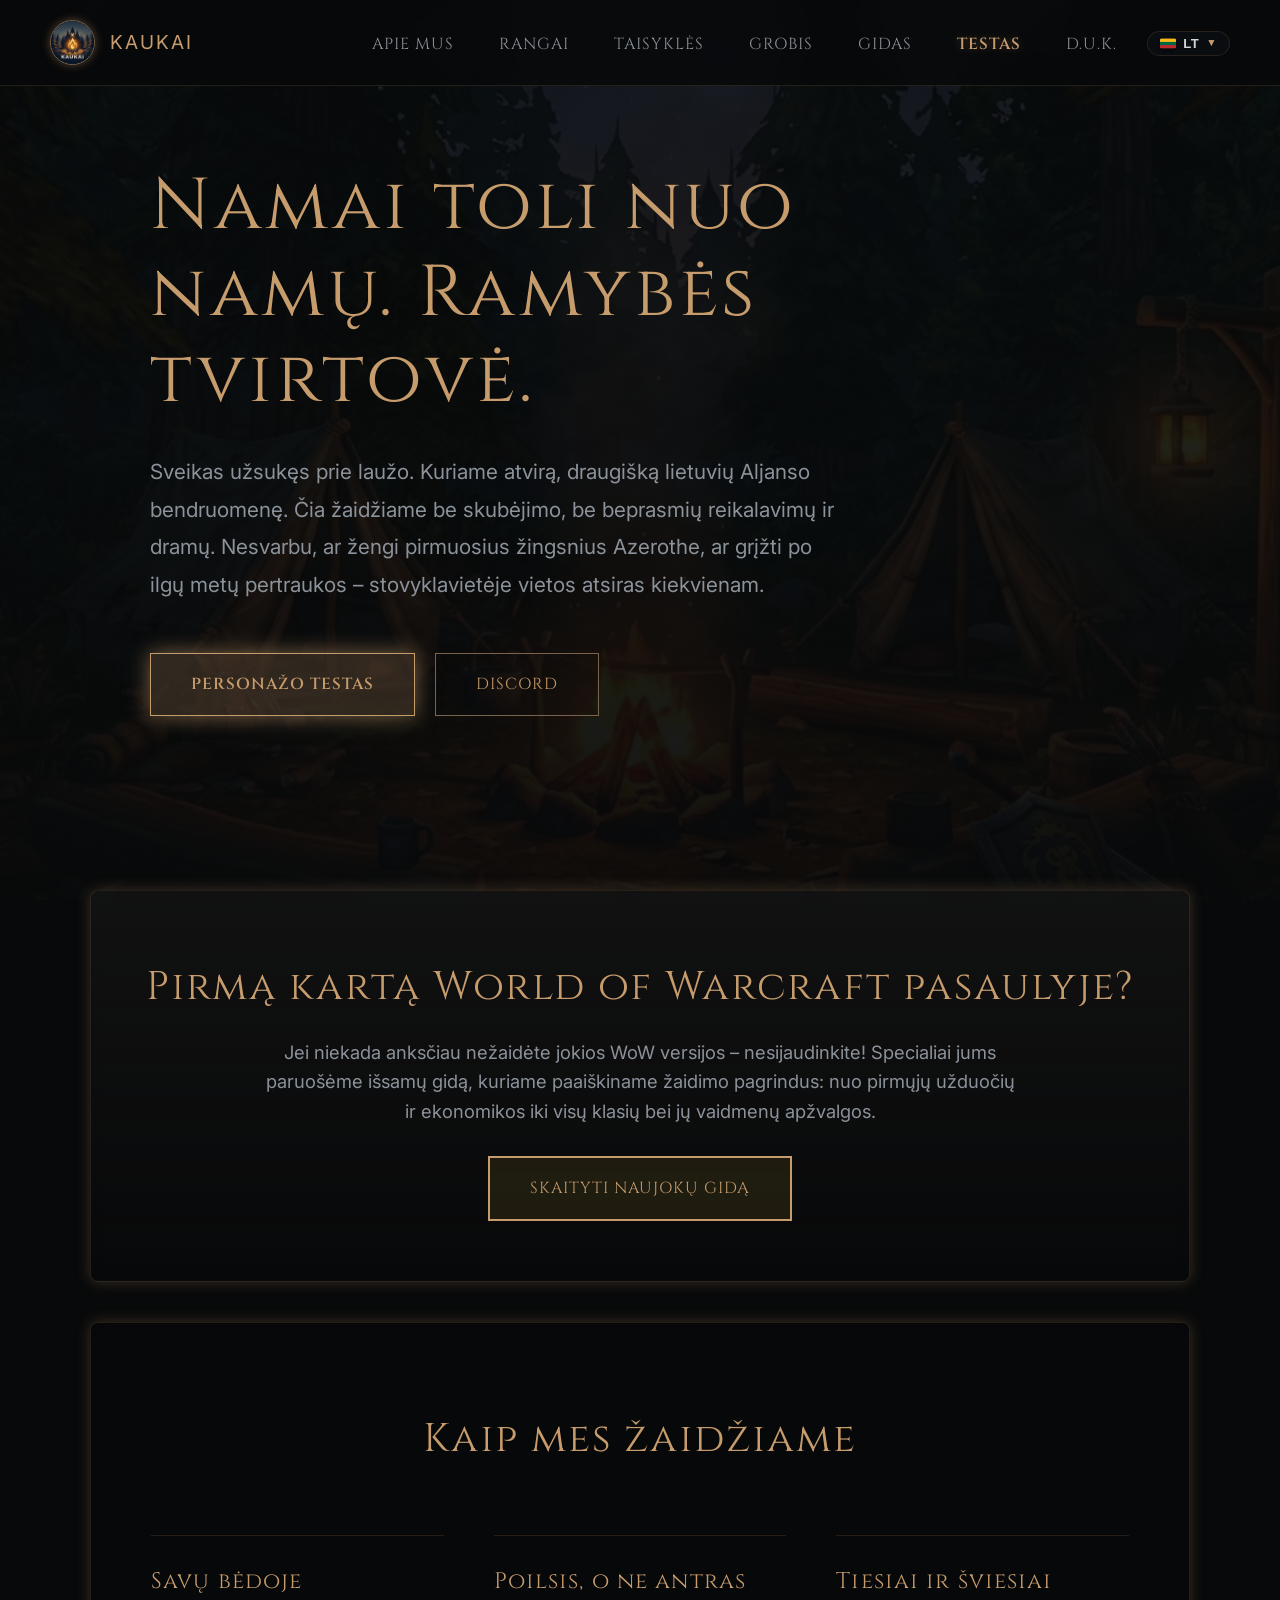
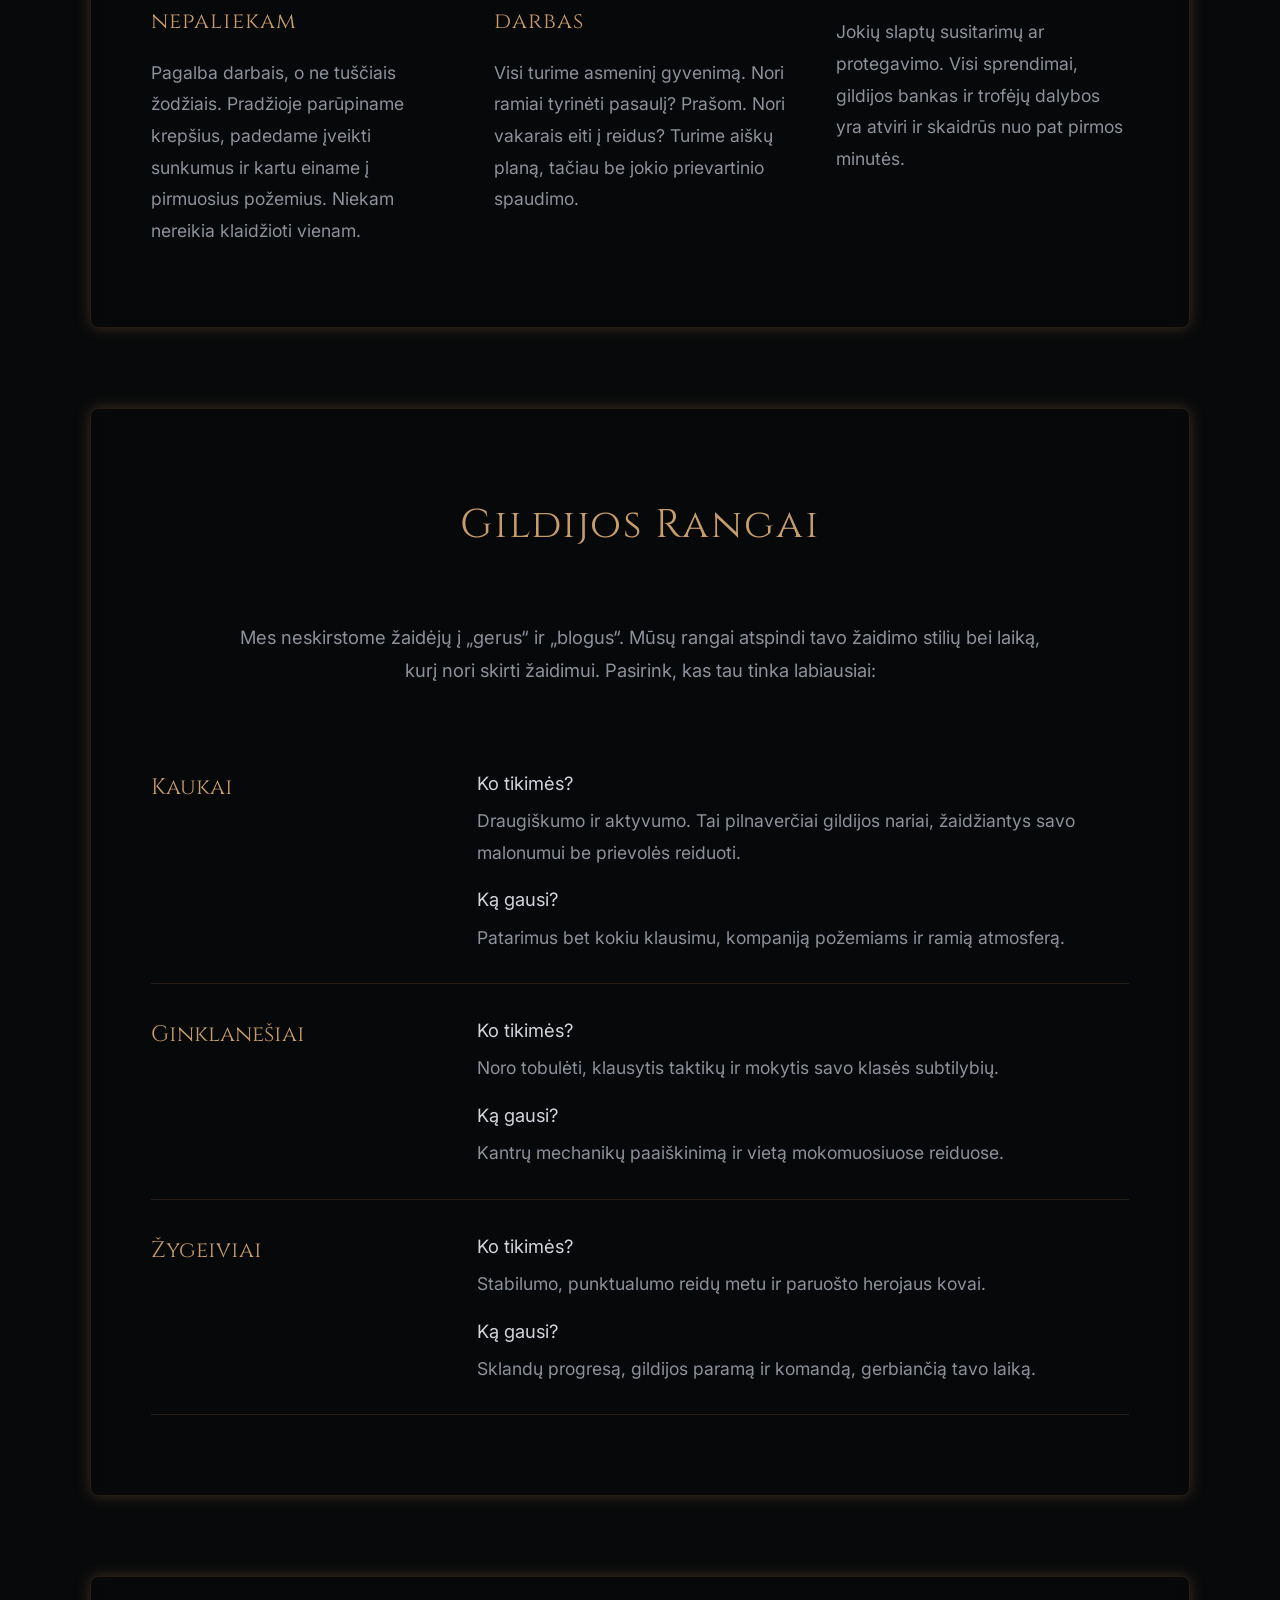
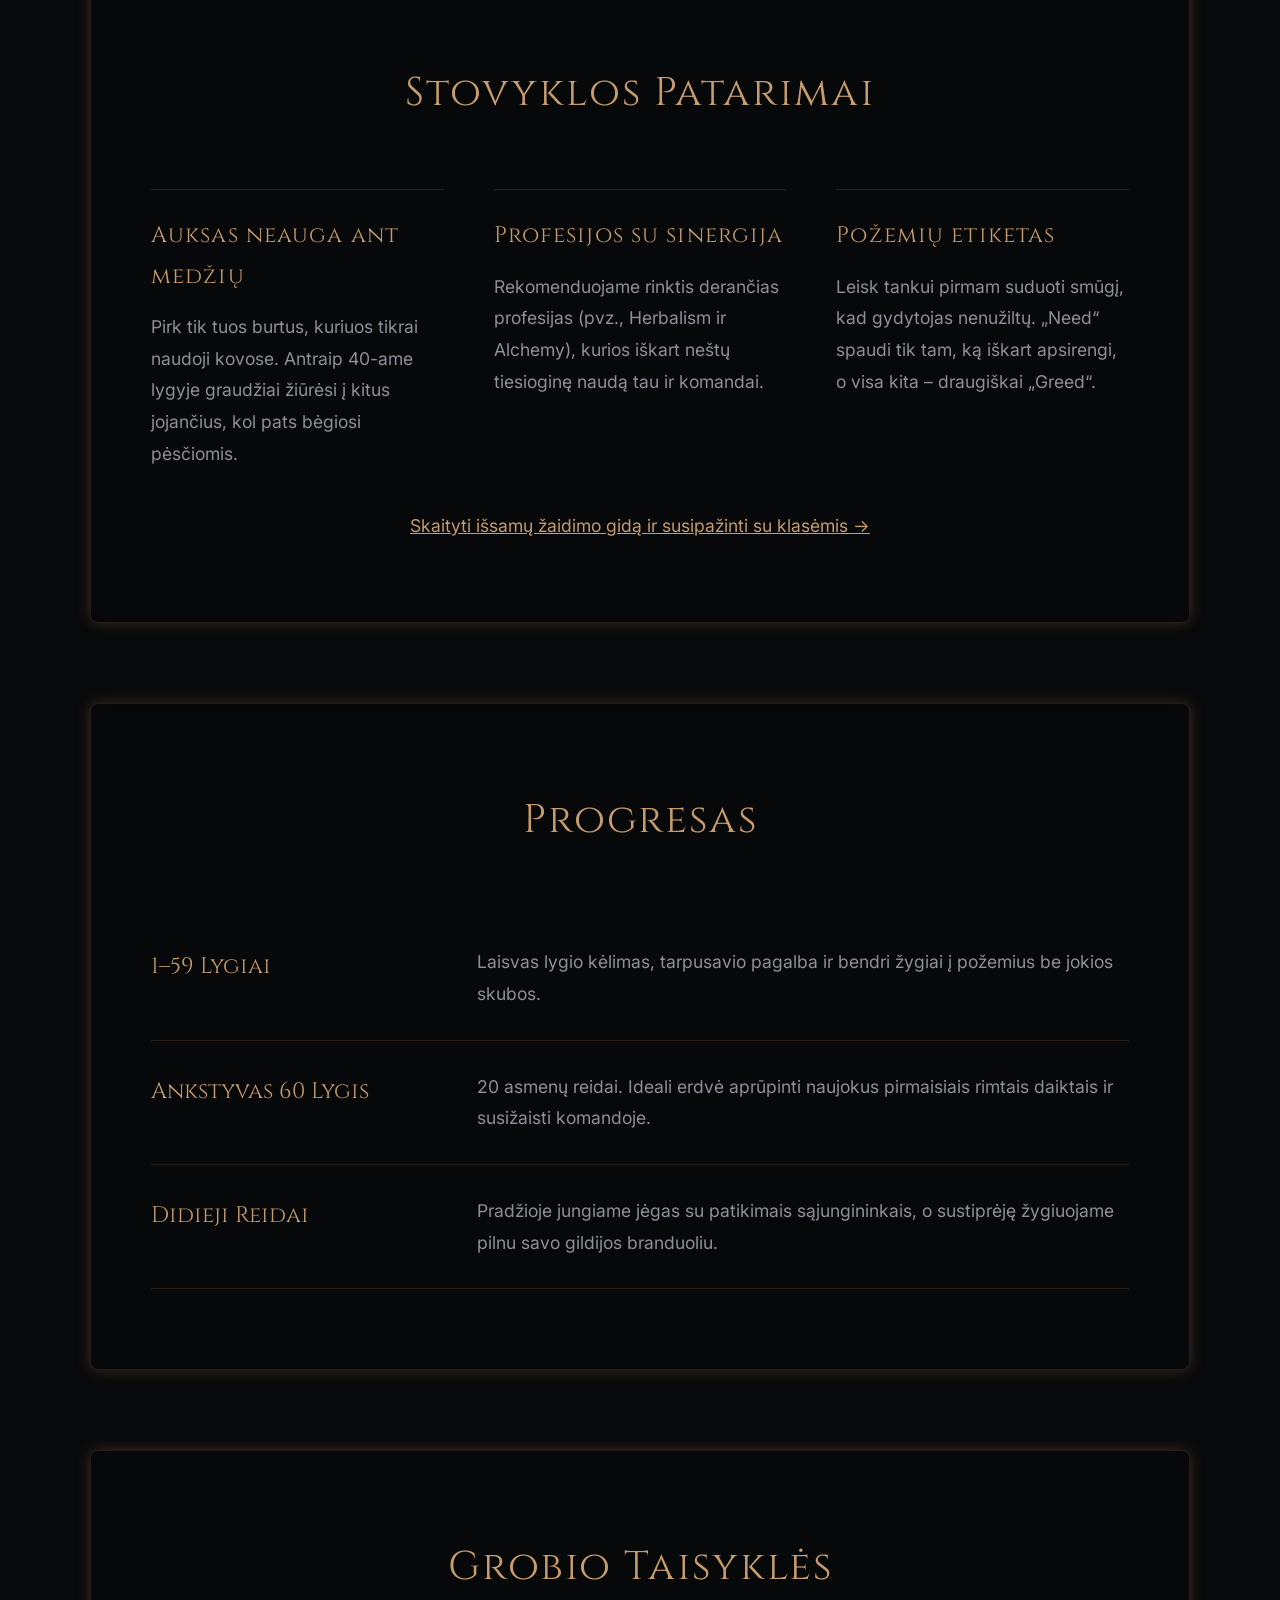
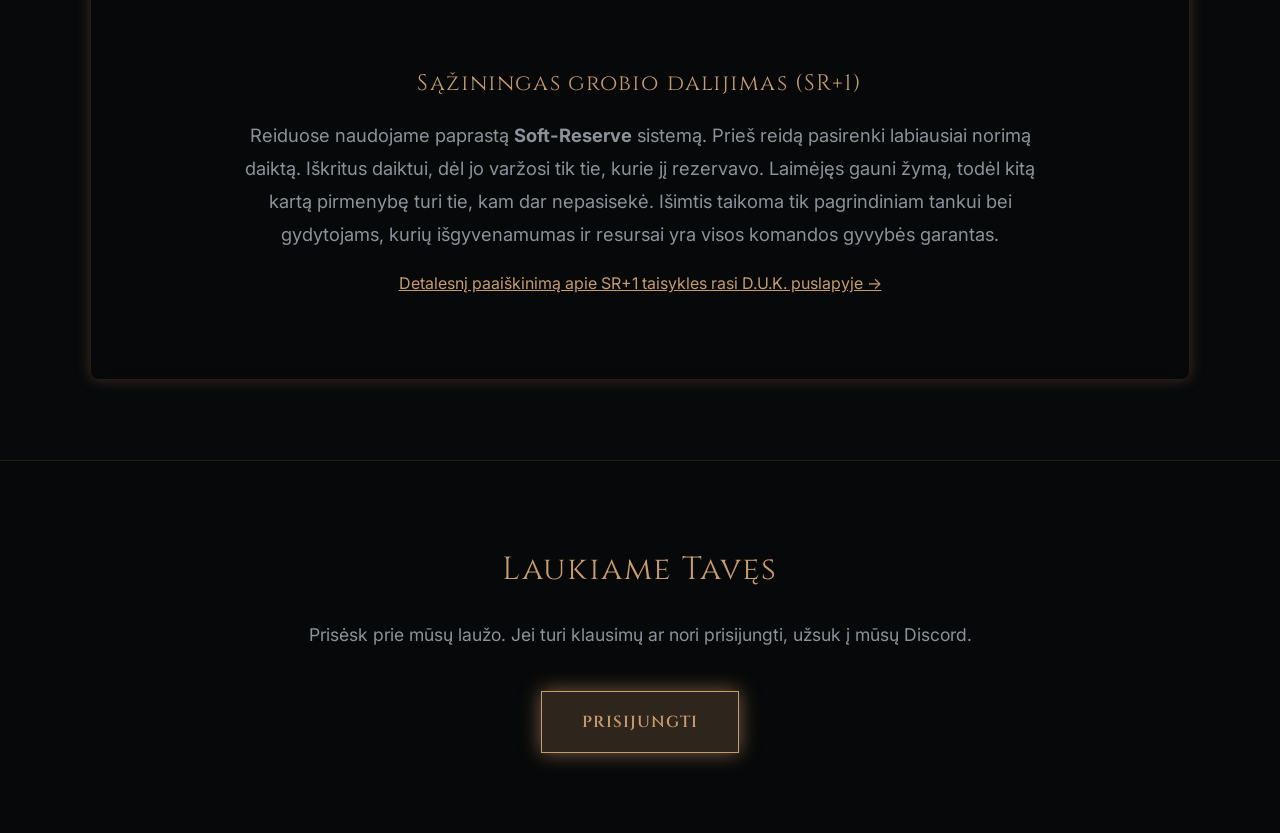
<file: index.html>
<!DOCTYPE html>
<html lang="lt">

<head>
    <meta charset="UTF-8">
    <meta name="viewport" content="width=device-width, initial-scale=1.0">
    <title>WoW Forever: Kaukai | Lietuvos Aljanso Gildija</title>
    <meta name="description"
        content="Lietuviška World of Warcraft Forever Aljanso gildija. Jauki bendruomenė, rami stovyklavietė nuotykiams be skubėjimo.">
    <link rel="canonical" href="https://wow-kaukai.lt/">
    <link rel="icon" type="image/x-icon" href="favicon.ico">
    <link rel="icon" type="image/png" sizes="32x32" href="favicon-32x32.png">
    <link rel="apple-touch-icon" sizes="180x180" href="apple-touch-icon.png">

    <!-- Open Graph / Discord / Facebook -->
    <meta property="og:type" content="website">
    <meta property="og:site_name" content="WoW Forever: Kaukai">
    <meta property="og:title" content="WoW Forever: Kaukai | Lietuvos Aljanso Gildija">
    <meta property="og:description" content="Lietuviška World of Warcraft Forever Aljanso gildija. Jauki bendruomenė, rami stovyklavietė nuotykiams be skubėjimo.">
    <meta property="og:image" content="https://wow-kaukai.lt/og_banner.jpg">
    <meta property="og:image:width" content="1200">
    <meta property="og:image:height" content="630">
    <meta property="og:image:type" content="image/jpeg">
    <meta property="og:url" content="https://wow-kaukai.lt/">

    <!-- Twitter Card -->
    <meta name="twitter:card" content="summary_large_image">
    <meta name="twitter:title" content="WoW Forever: Kaukai | Lietuvos Aljanso Gildija">
    <meta name="twitter:description" content="Jauki stovyklavietė, rami bendruomenė ir Aljanso brolija Azerothe.">
    <meta name="twitter:image" content="https://wow-kaukai.lt/og_banner.jpg">

    <link rel="preconnect" href="https://fonts.googleapis.com">
    <link rel="preconnect" href="https://fonts.gstatic.com" crossorigin>
    <link href="https://fonts.googleapis.com/css2?family=Inter:wght@400;500;600&family=Cinzel:wght@400;600&display=swap"
        rel="stylesheet">
    <link rel="stylesheet" href="style.css">
    <link rel="alternate" hreflang="lt" href="https://wow-kaukai.lt/">
    <link rel="alternate" hreflang="en" href="https://wow-kaukai.lt/en/index.html">
    <link rel="alternate" hreflang="x-default" href="https://wow-kaukai.lt/">
</head>

<body>

    <header id="site-header"></header>

    <section id="hero">
        <h1>Namai toli nuo namų. Ramybės tvirtovė.</h1>
        <p>
            Sveikas užsukęs prie laužo. Kuriame atvirą, draugišką lietuvių Aljanso bendruomenę.
            Čia žaidžiame be skubėjimo, be beprasmių reikalavimų ir dramų.
            Nesvarbu, ar žengi pirmuosius žingsnius Azerothe, ar grįžti po ilgų metų pertraukos – stovyklavietėje vietos
            atsiras kiekvienam.
        </p>

        <div class="cta-group">
            <a href="testas" class="btn btn-primary">Personažo Testas</a>
            <a href="https://discord.gg/8Ph2mfPWzE" class="btn">Discord</a>
        </div>
    </section>

    <section id="naujokams" style="text-align: center; padding: 60px 20px; background: linear-gradient(to bottom, rgba(20, 20, 20, 0.8), rgba(0, 0, 0, 0)); margin-bottom: 40px;">
        <h2 class="section-title" style="margin-bottom: 15px;">Pirmą kartą World of Warcraft pasaulyje?</h2>
        <p style="max-width: 750px; margin: 0 auto 30px; font-size: 1.15rem; color: var(--text-muted); line-height: 1.6;">
            Jei niekada anksčiau nežaidėte jokios WoW versijos – nesijaudinkite! Specialiai jums paruošėme išsamų gidą, kuriame paaiškiname žaidimo pagrindus: nuo pirmųjų užduočių ir ekonomikos iki visų klasių bei jų vaidmenų apžvalgos.
        </p>
        <a href="gidas" class="btn" style="border: 2px solid var(--gold); color: var(--gold); background: rgba(212, 175, 55, 0.1);">Skaityti Naujokų Gidą</a>
    </section>

    <section id="apie">
        <h2 class="section-title">Kaip mes žaidžiame</h2>

        <div class="grid-3">
            <div class="feature">
                <h3>Savų bėdoje nepaliekam</h3>
                <p>Pagalba darbais, o ne tuščiais žodžiais. Pradžioje parūpiname krepšius, padedame įveikti sunkumus ir
                    kartu einame į pirmuosius požemius. Niekam nereikia klaidžioti vienam.</p>
            </div>
            <div class="feature">
                <h3>Poilsis, o ne antras darbas</h3>
                <p>Visi turime asmeninį gyvenimą. Nori ramiai tyrinėti pasaulį? Prašom. Nori vakarais eiti į reidus?
                    Turime aiškų planą, tačiau be jokio prievartinio spaudimo.</p>
            </div>
            <div class="feature">
                <h3>Tiesiai ir šviesiai</h3>
                <p>Jokių slaptų susitarimų ar protegavimo. Visi sprendimai, gildijos bankas ir trofėjų dalybos yra
                    atviri ir skaidrūs nuo pat pirmos minutės.</p>
            </div>
        </div>
    </section>

    <section id="rangai">
        <h2 class="section-title">Gildijos Rangai</h2>
        <p
            style="text-align: center; max-width: 800px; margin: 0 auto 50px; color: var(--text-muted); font-size: 1.15rem;">
            Mes neskirstome žaidėjų į „gerus“ ir „blogus“. Mūsų rangai atspindi tavo žaidimo stilių bei laiką, kurį nori
            skirti žaidimui. Pasirink, kas tau tinka labiausiai:
        </p>

        <div class="roster-list">
            <div class="roster-item">
                <div class="roster-role">Kaukai</div>
                <div class="roster-details">
                    <strong>Ko tikimės?</strong>
                    <p>Draugiškumo ir aktyvumo. Tai pilnaverčiai gildijos nariai, žaidžiantys savo malonumui be
                        prievolės reiduoti.</p>
                    <strong>Ką gausi?</strong>
                    <p>Patarimus bet kokiu klausimu, kompaniją požemiams ir ramią atmosferą.</p>
                </div>
            </div>
            <div class="roster-item">
                <div class="roster-role">Ginklanešiai</div>
                <div class="roster-details">
                    <strong>Ko tikimės?</strong>
                    <p>Noro tobulėti, klausytis taktikų ir mokytis savo klasės subtilybių.</p>
                    <strong>Ką gausi?</strong>
                    <p>Kantrų mechanikų paaiškinimą ir vietą mokomuosiuose reiduose.</p>
                </div>
            </div>
            <div class="roster-item">
                <div class="roster-role">Žygeiviai</div>
                <div class="roster-details">
                    <strong>Ko tikimės?</strong>
                    <p>Stabilumo, punktualumo reidų metu ir paruošto herojaus kovai.</p>
                    <strong>Ką gausi?</strong>
                    <p>Sklandų progresą, gildijos paramą ir komandą, gerbiančią tavo laiką.</p>
                </div>
            </div>
        </div>
    </section>



    <section id="gidai">
        <h2 class="section-title">Stovyklos Patarimai</h2>

        <div class="grid-3">
            <div class="feature">
                <h3>Auksas neauga ant medžių</h3>
                <p>Pirk tik tuos burtus, kuriuos tikrai naudoji kovose. Antraip 40-ame lygyje graudžiai žiūrėsi į kitus
                    jojančius, kol pats bėgiosi pėsčiomis.</p>
            </div>
            <div class="feature">
                <h3>Profesijos su sinergija</h3>
                <p>Rekomenduojame rinktis derančias profesijas (pvz., Herbalism ir Alchemy), kurios iškart neštų
                    tiesioginę naudą tau ir komandai.</p>
            </div>
            <div class="feature">
                <h3>Požemių etiketas</h3>
                <p>Leisk tankui pirmam suduoti smūgį, kad gydytojas nenužiltų. „Need“ spaudi tik tam, ką iškart
                    apsirengi, o visa kita – draugiškai „Greed“.</p>
            </div>
        </div>

        <div style="text-align: center; margin-top: 40px;">
            <a href="gidas" style="color: var(--gold); text-decoration: underline; font-size: 1.1rem;">Skaityti išsamų žaidimo gidą ir susipažinti su klasėmis &rarr;</a>
        </div>
    </section>

    <section id="taisykles">
        <h2 class="section-title">Progresas</h2>

        <div class="roster-list">
            <div class="roster-item">
                <div class="roster-role">1–59 Lygiai</div>
                <div class="roster-details">
                    <p>Laisvas lygio kėlimas, tarpusavio pagalba ir bendri žygiai į požemius be jokios skubos.</p>
                </div>
            </div>
            <div class="roster-item">
                <div class="roster-role">Ankstyvas 60 Lygis</div>
                <div class="roster-details">
                    <p>20 asmenų reidai. Ideali erdvė aprūpinti naujokus pirmaisiais rimtais daiktais ir susižaisti
                        komandoje.</p>
                </div>
            </div>
            <div class="roster-item">
                <div class="roster-role">Didieji Reidai</div>
                <div class="roster-details">
                    <p>Pradžioje jungiame jėgas su patikimais sąjungininkais, o sustiprėję žygiuojame pilnu savo
                        gildijos branduoliu.</p>
                </div>
            </div>
        </div>
    </section>

    <section id="grobis">
        <h2 class="section-title">Grobio Taisyklės</h2>
        <div style="text-align: center; max-width: 800px; margin: 0 auto;">
            <h3 style="font-size: 1.4rem; margin-bottom: 15px; font-family: 'Cinzel', serif; color: var(--gold);">
                Sąžiningas grobio dalijimas (SR+1)</h3>
            <p style="margin: 0; font-size: 1.15rem; color: var(--text-muted);">
                Reiduose naudojame paprastą <strong>Soft-Reserve</strong> sistemą. Prieš reidą pasirenki labiausiai
                norimą daiktą. Iškritus daiktui, dėl jo varžosi tik tie, kurie jį rezervavo. Laimėjęs gauni žymą, todėl
                kitą kartą pirmenybę turi tie, kam dar nepasisekė. Išimtis taikoma tik pagrindiniam tankui bei
                gydytojams, kurių išgyvenamumas ir resursai yra visos komandos gyvybės garantas.
            </p>
            <p style="margin-top: 15px;">
                <a href="duk" style="color: var(--gold); text-decoration: underline; font-size: 1rem;">Detalesnį paaiškinimą apie SR+1 taisykles rasi D.U.K. puslapyje &rarr;</a>
            </p>
        </div>
    </section>



    <footer>
        <h2>Laukiame Tavęs</h2>
        <p>Prisėsk prie mūsų laužo. Jei turi klausimų ar nori prisijungti, užsuk į mūsų Discord.</p>
        <a href="https://discord.gg/8Ph2mfPWzE" class="btn btn-primary">Prisijungti</a>
    </footer>

    <script src="navbar.js"></script>
</body>

</html>
</file>
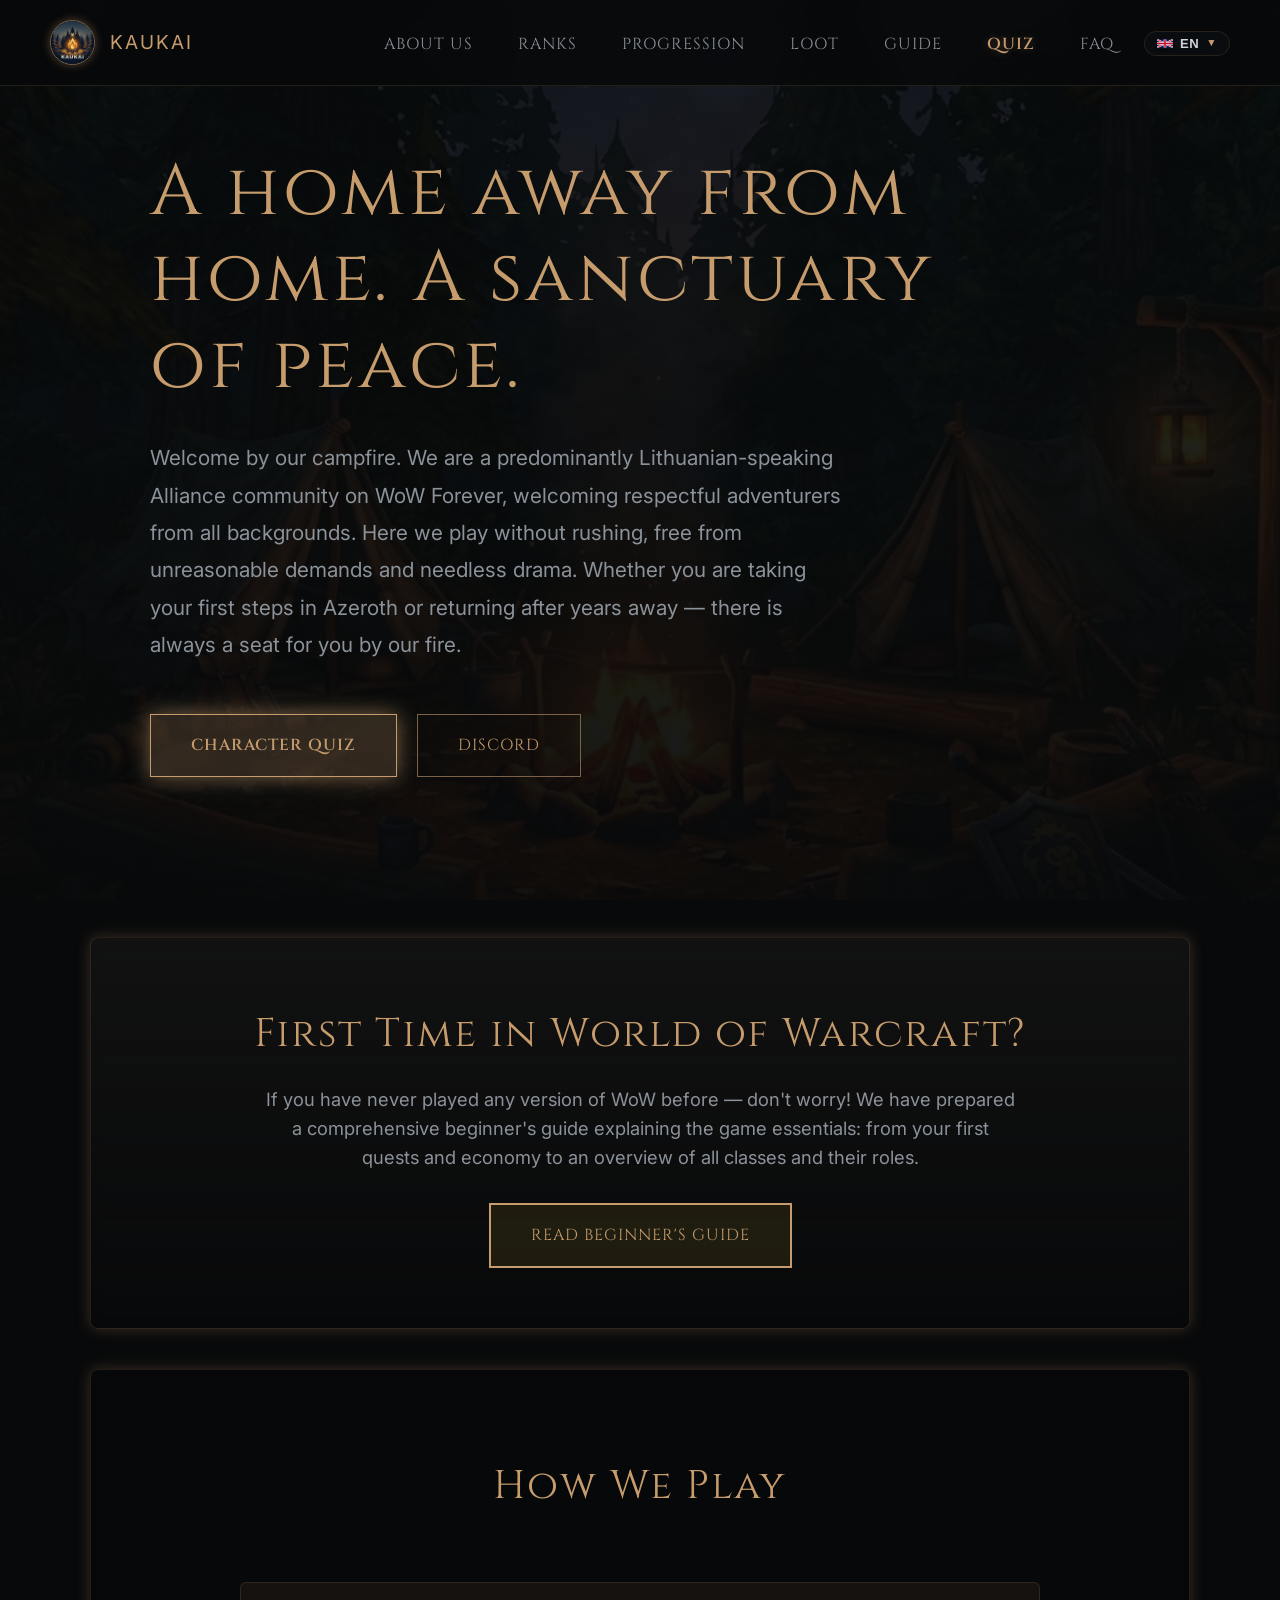
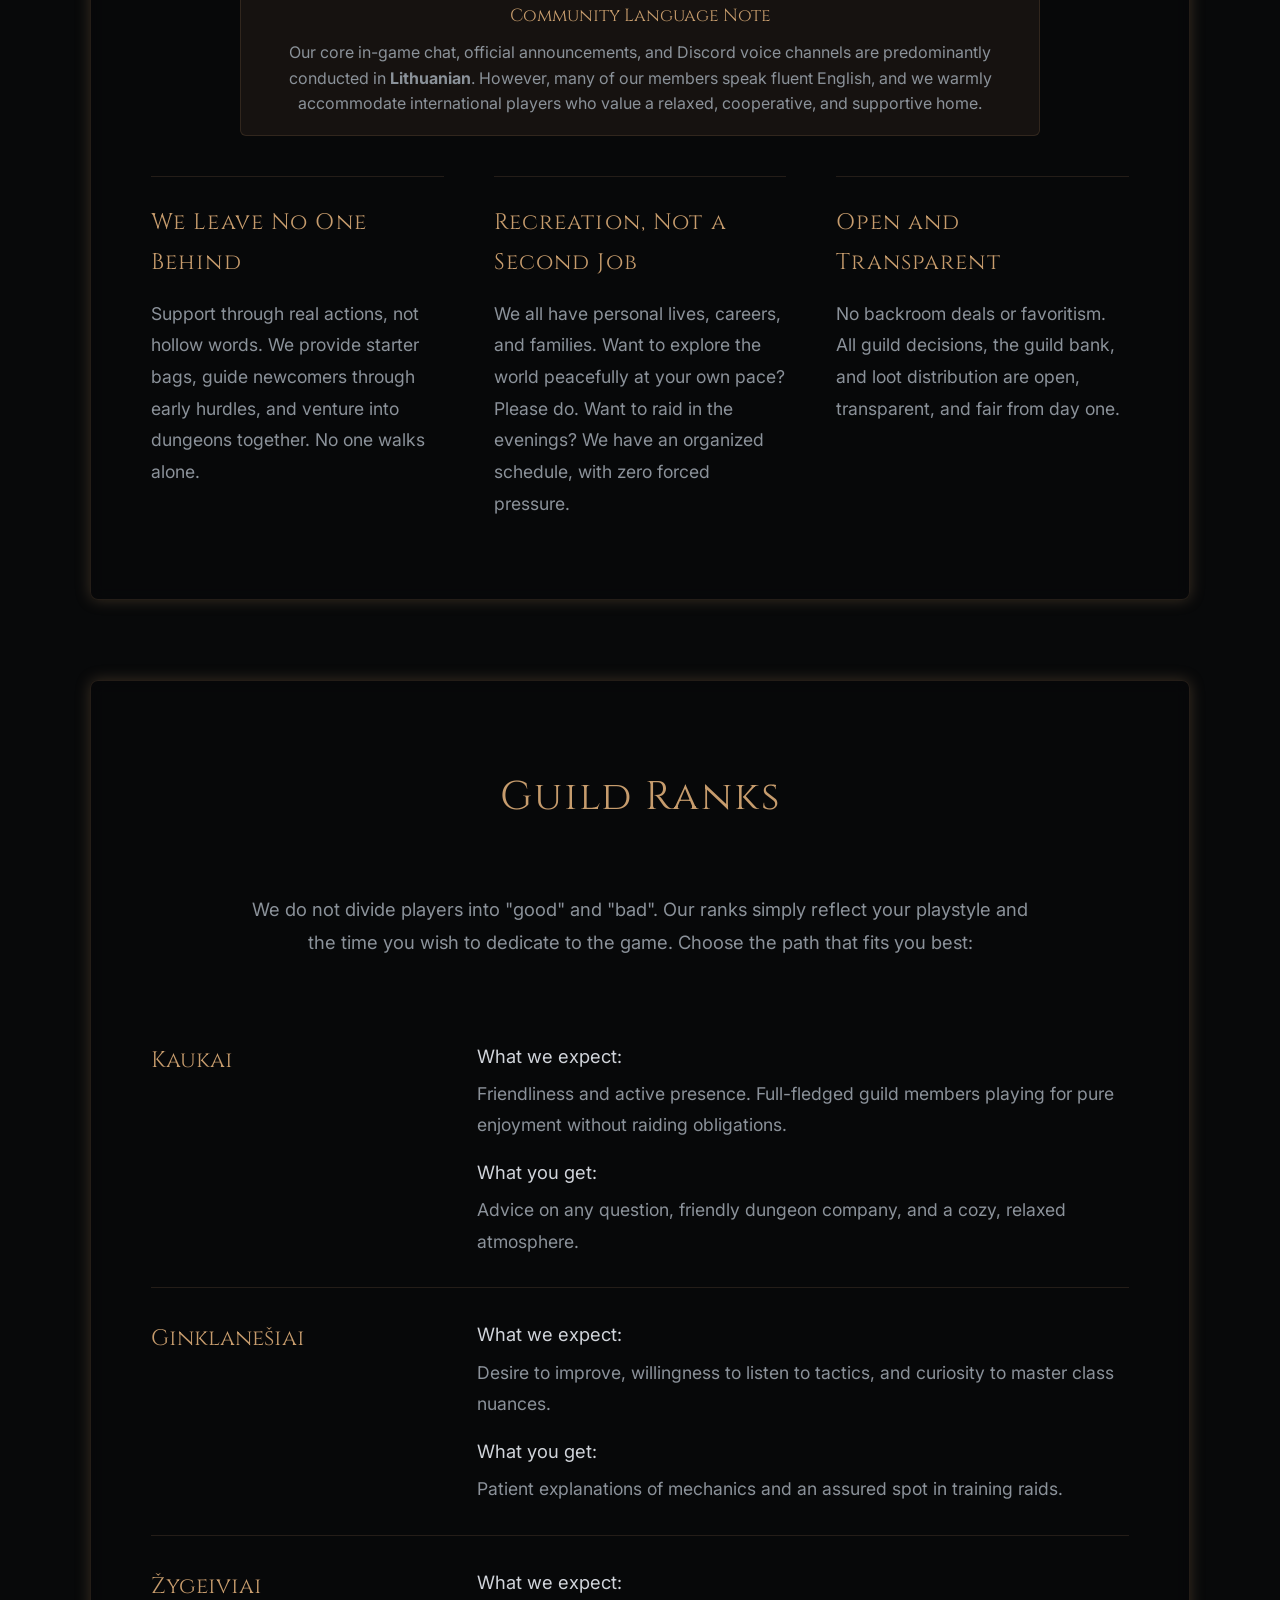
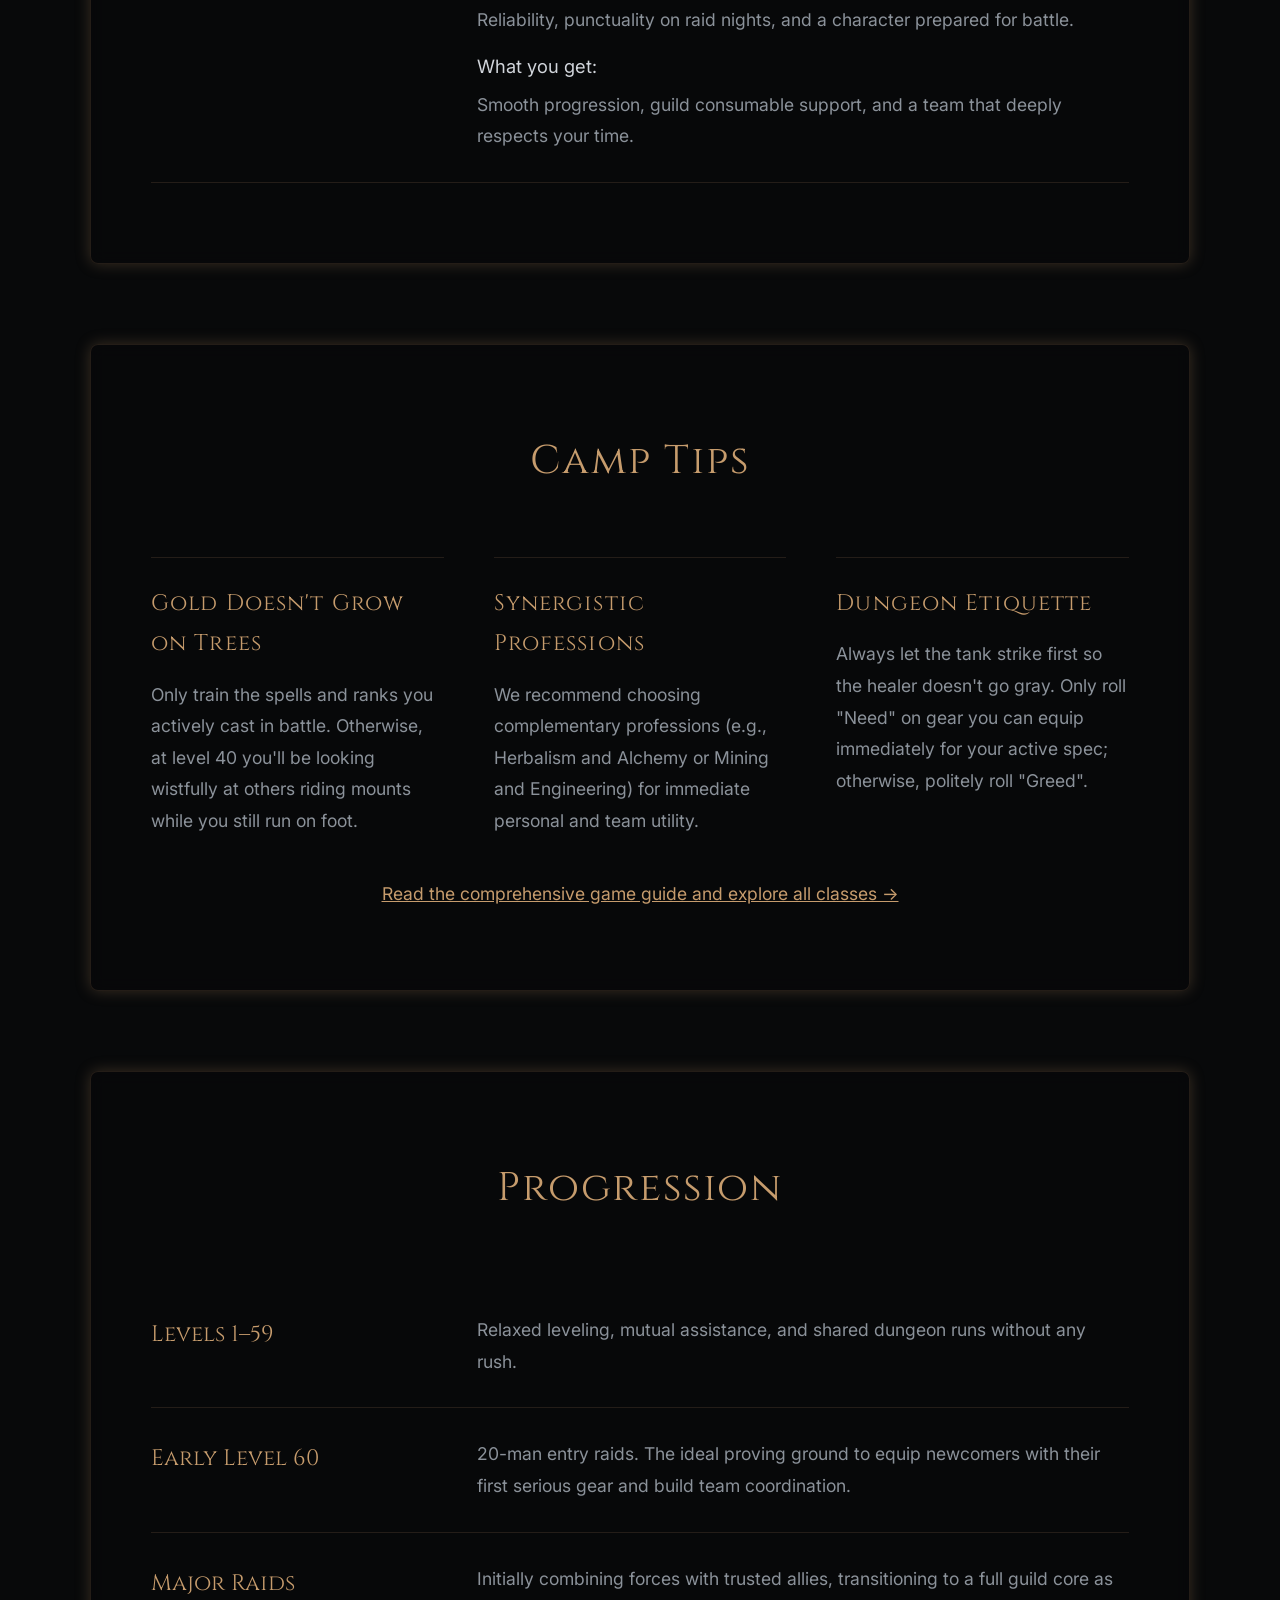
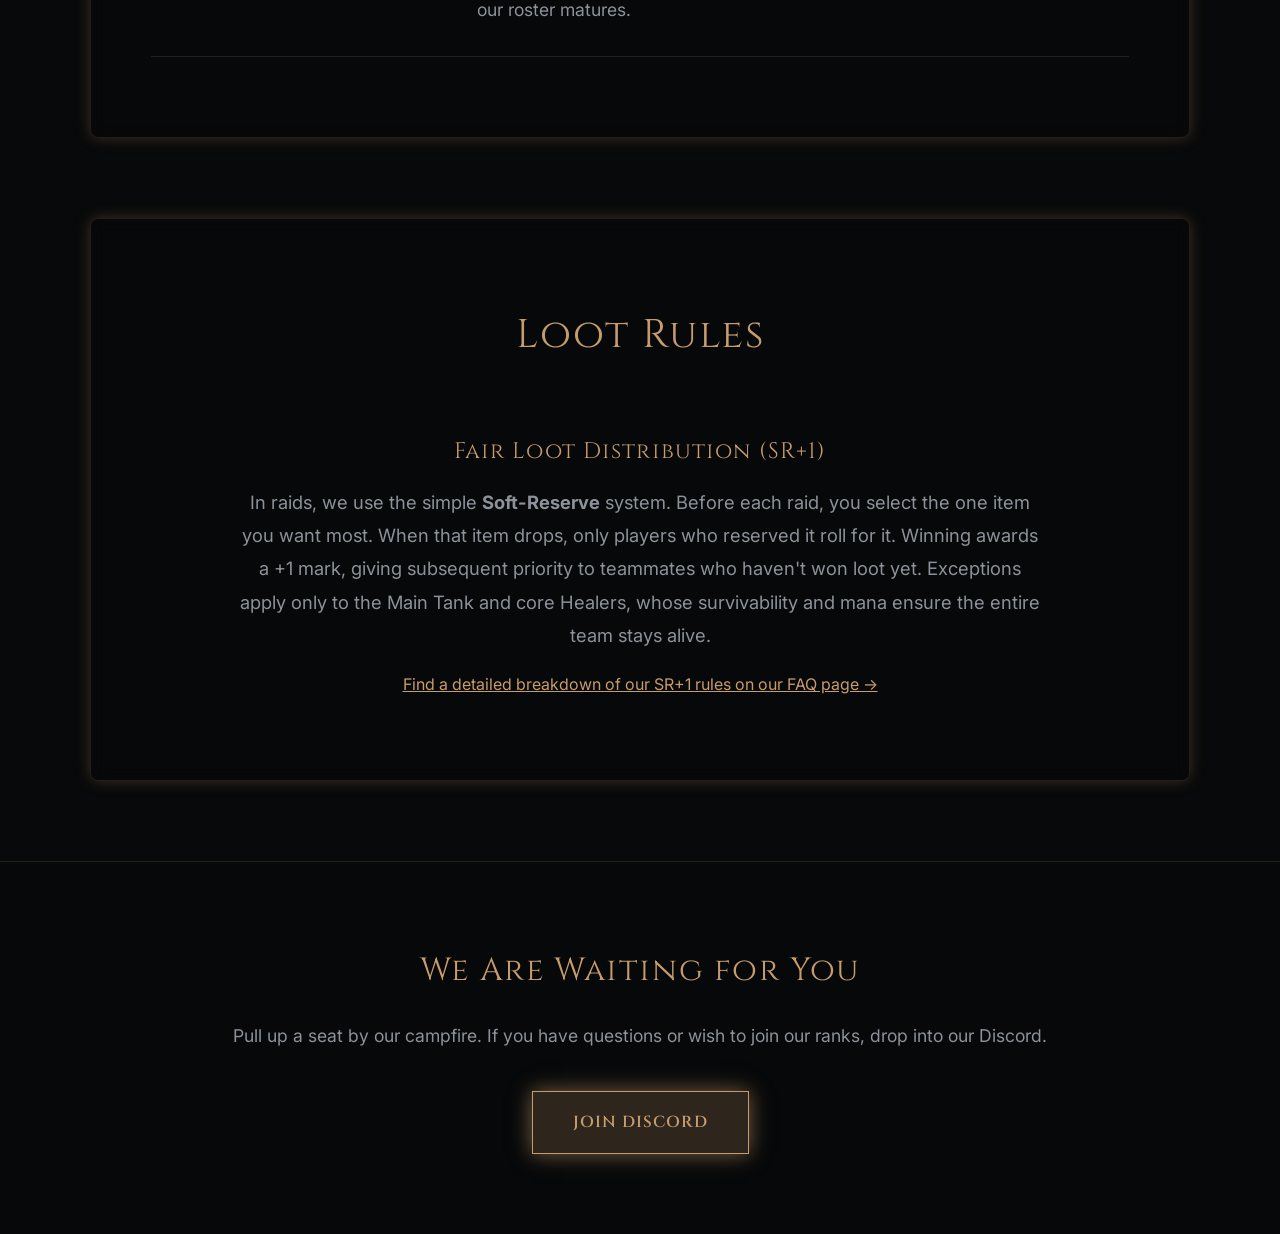
<file: en/index.html>
<!DOCTYPE html>
<html lang="en">

<head>
    <meta charset="UTF-8">
    <meta name="viewport" content="width=device-width, initial-scale=1.0">
    <title>WoW Forever: Kaukai | Alliance Guild</title>
    <meta name="description"
        content="World of Warcraft Forever Alliance guild. A cozy campfire community for relaxed adventures, casual leveling, and friendly raiding.">
    <link rel="canonical" href="https://wow-kaukai.lt/en/index.html">
    <link rel="icon" type="image/x-icon" href="../favicon.ico">
    <link rel="icon" type="image/png" sizes="32x32" href="../favicon-32x32.png">
    <link rel="apple-touch-icon" sizes="180x180" href="../apple-touch-icon.png">

    <!-- Open Graph / Discord / Facebook -->
    <meta property="og:type" content="website">
    <meta property="og:site_name" content="WoW Forever: Kaukai">
    <meta property="og:title" content="WoW Forever: Kaukai | Alliance Guild">
    <meta property="og:description" content="A cozy campfire community for relaxed adventures, unhurried progression, and drama-free raiding.">
    <meta property="og:image" content="https://wow-kaukai.lt/og_banner.jpg">
    <meta property="og:image:width" content="1200">
    <meta property="og:image:height" content="630">
    <meta property="og:image:type" content="image/jpeg">
    <meta property="og:url" content="https://wow-kaukai.lt/en/index.html">

    <!-- Twitter Card -->
    <meta name="twitter:card" content="summary_large_image">
    <meta name="twitter:title" content="WoW Forever: Kaukai | Alliance Guild">
    <meta name="twitter:description" content="A cozy home away from home for Alliance adventurers in Azeroth.">
    <meta name="twitter:image" content="https://wow-kaukai.lt/og_banner.jpg">

    <link rel="preconnect" href="https://fonts.googleapis.com">
    <link rel="preconnect" href="https://fonts.gstatic.com" crossorigin>
    <link href="https://fonts.googleapis.com/css2?family=Inter:wght@400;500;600&family=Cinzel:wght@400;600&display=swap"
        rel="stylesheet">
    <link rel="stylesheet" href="../style.css">
    <link rel="alternate" hreflang="lt" href="https://wow-kaukai.lt/">
    <link rel="alternate" hreflang="en" href="https://wow-kaukai.lt/en/index.html">
    <link rel="alternate" hreflang="x-default" href="https://wow-kaukai.lt/">
</head>

<body>

    <header id="site-header"></header>

    <section id="hero">
        <h1>A home away from home. A sanctuary of peace.</h1>
        <p>
            Welcome by our campfire. We are a predominantly Lithuanian-speaking Alliance community on WoW Forever, welcoming respectful adventurers from all backgrounds.
            Here we play without rushing, free from unreasonable demands and needless drama.
            Whether you are taking your first steps in Azeroth or returning after years away — there is always a seat for you by our fire.
        </p>

        <div class="cta-group">
            <a href="quiz" class="btn btn-primary">Character Quiz</a>
            <a href="https://discord.gg/8Ph2mfPWzE" class="btn">Discord</a>
        </div>
    </section>

    <section id="newcomers" style="text-align: center; padding: 60px 20px; background: linear-gradient(to bottom, rgba(20, 20, 20, 0.8), rgba(0, 0, 0, 0)); margin-bottom: 40px;">
        <h2 class="section-title" style="margin-bottom: 15px;">First Time in World of Warcraft?</h2>
        <p style="max-width: 750px; margin: 0 auto 30px; font-size: 1.15rem; color: var(--text-muted); line-height: 1.6;">
            If you have never played any version of WoW before — don't worry! We have prepared a comprehensive beginner's guide explaining the game essentials: from your first quests and economy to an overview of all classes and their roles.
        </p>
        <a href="guide" class="btn" style="border: 2px solid var(--gold); color: var(--gold); background: rgba(212, 175, 55, 0.1);">Read Beginner's Guide</a>
    </section>

    <section id="about">
        <h2 class="section-title">How We Play</h2>

        <div style="text-align: center; max-width: 800px; margin: 0 auto 40px; padding: 18px 25px; background: rgba(198, 156, 109, 0.08); border: 1px solid var(--border-subtle); border-radius: 6px;">
            <p style="margin: 0; font-size: 1.1rem; color: var(--gold); font-family: 'Cinzel', serif;">
                Community Language Note
            </p>
            <p style="margin: 8px 0 0; font-size: 1rem; color: var(--text-muted); line-height: 1.6;">
                Our core in-game chat, official announcements, and Discord voice channels are predominantly conducted in <strong>Lithuanian</strong>. However, many of our members speak fluent English, and we warmly accommodate international players who value a relaxed, cooperative, and supportive home.
            </p>
        </div>

        <div class="grid-3">
            <div class="feature">
                <h3>We Leave No One Behind</h3>
                <p>Support through real actions, not hollow words. We provide starter bags, guide newcomers through early hurdles, and venture into dungeons together. No one walks alone.</p>
            </div>
            <div class="feature">
                <h3>Recreation, Not a Second Job</h3>
                <p>We all have personal lives, careers, and families. Want to explore the world peacefully at your own pace? Please do. Want to raid in the evenings? We have an organized schedule, with zero forced pressure.</p>
            </div>
            <div class="feature">
                <h3>Open and Transparent</h3>
                <p>No backroom deals or favoritism. All guild decisions, the guild bank, and loot distribution are open, transparent, and fair from day one.</p>
            </div>
        </div>
    </section>

    <section id="ranks">
        <h2 class="section-title">Guild Ranks</h2>
        <p
            style="text-align: center; max-width: 800px; margin: 0 auto 50px; color: var(--text-muted); font-size: 1.15rem;">
            We do not divide players into "good" and "bad". Our ranks simply reflect your playstyle and the time you wish to dedicate to the game. Choose the path that fits you best:
        </p>

        <div class="roster-list">
            <div class="roster-item">
                <div class="roster-role">Kaukai</div>
                <div class="roster-details">
                    <strong>What we expect:</strong>
                    <p>Friendliness and active presence. Full-fledged guild members playing for pure enjoyment without raiding obligations.</p>
                    <strong>What you get:</strong>
                    <p>Advice on any question, friendly dungeon company, and a cozy, relaxed atmosphere.</p>
                </div>
            </div>
            <div class="roster-item">
                <div class="roster-role">Ginklanešiai</div>
                <div class="roster-details">
                    <strong>What we expect:</strong>
                    <p>Desire to improve, willingness to listen to tactics, and curiosity to master class nuances.</p>
                    <strong>What you get:</strong>
                    <p>Patient explanations of mechanics and an assured spot in training raids.</p>
                </div>
            </div>
            <div class="roster-item">
                <div class="roster-role">Žygeiviai</div>
                <div class="roster-details">
                    <strong>What we expect:</strong>
                    <p>Reliability, punctuality on raid nights, and a character prepared for battle.</p>
                    <strong>What you get:</strong>
                    <p>Smooth progression, guild consumable support, and a team that deeply respects your time.</p>
                </div>
            </div>
        </div>
    </section>

    <section id="tips">
        <h2 class="section-title">Camp Tips</h2>

        <div class="grid-3">
            <div class="feature">
                <h3>Gold Doesn't Grow on Trees</h3>
                <p>Only train the spells and ranks you actively cast in battle. Otherwise, at level 40 you'll be looking wistfully at others riding mounts while you still run on foot.</p>
            </div>
            <div class="feature">
                <h3>Synergistic Professions</h3>
                <p>We recommend choosing complementary professions (e.g., Herbalism and Alchemy or Mining and Engineering) for immediate personal and team utility.</p>
            </div>
            <div class="feature">
                <h3>Dungeon Etiquette</h3>
                <p>Always let the tank strike first so the healer doesn't go gray. Only roll "Need" on gear you can equip immediately for your active spec; otherwise, politely roll "Greed".</p>
            </div>
        </div>

        <div style="text-align: center; margin-top: 40px;">
            <a href="guide" style="color: var(--gold); text-decoration: underline; font-size: 1.1rem;">Read the comprehensive game guide and explore all classes &rarr;</a>
        </div>
    </section>

    <section id="progression">
        <h2 class="section-title">Progression</h2>

        <div class="roster-list">
            <div class="roster-item">
                <div class="roster-role">Levels 1–59</div>
                <div class="roster-details">
                    <p>Relaxed leveling, mutual assistance, and shared dungeon runs without any rush.</p>
                </div>
            </div>
            <div class="roster-item">
                <div class="roster-role">Early Level 60</div>
                <div class="roster-details">
                    <p>20-man entry raids. The ideal proving ground to equip newcomers with their first serious gear and build team coordination.</p>
                </div>
            </div>
            <div class="roster-item">
                <div class="roster-role">Major Raids</div>
                <div class="roster-details">
                    <p>Initially combining forces with trusted allies, transitioning to a full guild core as our roster matures.</p>
                </div>
            </div>
        </div>
    </section>

    <section id="loot">
        <h2 class="section-title">Loot Rules</h2>
        <div style="text-align: center; max-width: 800px; margin: 0 auto;">
            <h3 style="font-size: 1.4rem; margin-bottom: 15px; font-family: 'Cinzel', serif; color: var(--gold);">
                Fair Loot Distribution (SR+1)</h3>
            <p style="margin: 0; font-size: 1.15rem; color: var(--text-muted);">
                In raids, we use the simple <strong>Soft-Reserve</strong> system. Before each raid, you select the one item you want most. When that item drops, only players who reserved it roll for it. Winning awards a +1 mark, giving subsequent priority to teammates who haven't won loot yet. Exceptions apply only to the Main Tank and core Healers, whose survivability and mana ensure the entire team stays alive.
            </p>
            <p style="margin-top: 15px;">
                <a href="faq" style="color: var(--gold); text-decoration: underline; font-size: 1rem;">Find a detailed breakdown of our SR+1 rules on our FAQ page &rarr;</a>
            </p>
        </div>
    </section>

    <footer>
        <h2>We Are Waiting for You</h2>
        <p>Pull up a seat by our campfire. If you have questions or wish to join our ranks, drop into our Discord.</p>
        <a href="https://discord.gg/8Ph2mfPWzE" class="btn btn-primary">Join Discord</a>
    </footer>

    <script src="../navbar.js"></script>
</body>

</html>
</file>
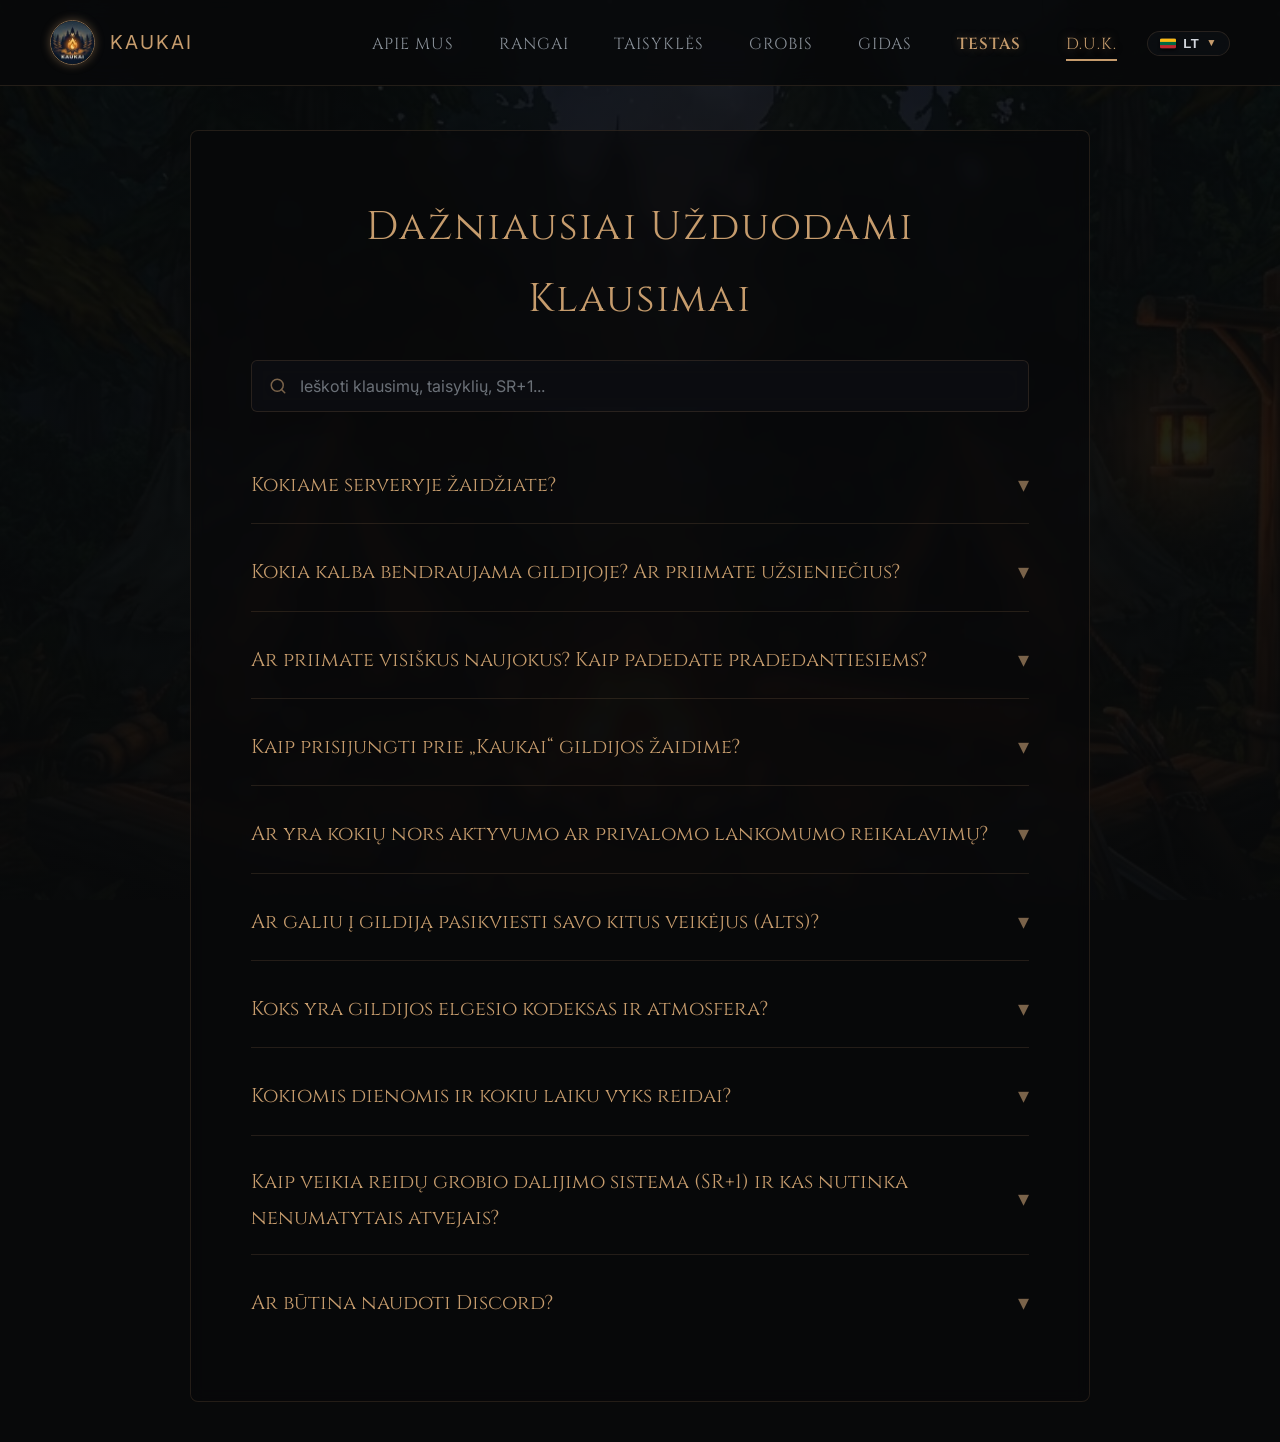
<file: duk.html>
<!DOCTYPE html>
<html lang="lt">

<head>
    <meta charset="UTF-8">
    <meta name="viewport" content="width=device-width, initial-scale=1.0">
    <title>D.U.K. & Taisyklės | Kaukai</title>
    <meta name="description"
        content="Dažniausiai užduodami klausimai apie WoW Forever PvE serverį, reidų grobio dalijimo (SR+1) sistemą ir narystę Kaukai gildijoje.">
    <link rel="canonical" href="https://wow-kaukai.lt/duk.html">
    <link rel="icon" type="image/x-icon" href="favicon.ico">
    <link rel="icon" type="image/png" sizes="32x32" href="favicon-32x32.png">
    <link rel="apple-touch-icon" sizes="180x180" href="apple-touch-icon.png">

    <!-- Open Graph / Discord / Facebook -->
    <meta property="og:type" content="article">
    <meta property="og:site_name" content="WoW Forever: Kaukai">
    <meta property="og:title" content="D.U.K. & SR+1 Taisyklės | Kaukai">
    <meta property="og:description" content="Atsakymai apie serverį, naujokų priėmimą, SR+1 reidų taisykles ir Discord bendruomenę.">
    <meta property="og:image" content="https://wow-kaukai.lt/og_banner.jpg">
    <meta property="og:image:width" content="1200">
    <meta property="og:image:height" content="630">
    <meta property="og:image:type" content="image/jpeg">
    <meta property="og:url" content="https://wow-kaukai.lt/duk.html">

    <!-- Twitter Card -->
    <meta name="twitter:card" content="summary_large_image">
    <meta name="twitter:title" content="D.U.K. & SR+1 Taisyklės | Kaukai">
    <meta name="twitter:description" content="Viskas, ką reikia žinoti apie Kaukai taisykles ir vertybes.">
    <meta name="twitter:image" content="https://wow-kaukai.lt/og_banner.jpg">

    <link rel="preconnect" href="https://fonts.googleapis.com">
    <link rel="preconnect" href="https://fonts.gstatic.com" crossorigin>
    <link href="https://fonts.googleapis.com/css2?family=Inter:wght@400;500;600&family=Cinzel:wght@400;600&display=swap"
        rel="stylesheet">
    <link rel="stylesheet" href="style.css">
    <link rel="alternate" hreflang="lt" href="https://wow-kaukai.lt/duk.html">
    <link rel="alternate" hreflang="en" href="https://wow-kaukai.lt/en/faq.html">
    <link rel="alternate" hreflang="x-default" href="https://wow-kaukai.lt/duk.html">
</head>

<body class="testas-layout">

    <header id="site-header"></header>

    <main>
        <div class="quiz-container">
            <h1 class="section-title" style="margin-bottom: 25px;">Dažniausiai Užduodami Klausimai</h1>

            <div class="search-container">
                <input type="text" id="faqSearchInput" class="search-input" placeholder="Ieškoti klausimų, taisyklių, SR+1..." aria-label="Ieškoti D.U.K.">
                <svg class="search-icon" viewBox="0 0 24 24" aria-hidden="true"><circle cx="11" cy="11" r="8"></circle><line x1="21" y1="21" x2="16.65" y2="16.65"></line></svg>
            </div>

            <div class="faq-list">
                <details class="faq-item" name="faq-group">
                    <summary class="faq-question">Kokiame serveryje žaidžiate?</summary>
                    <div class="faq-answer">
                        <p>Žaidžiame <strong>WoW Forever</strong> serveryje ir atstovaujame <strong>Aljanso</strong> frakcijai. Tai yra <strong>PvE (Player vs Environment)</strong> serveris, todėl atviro pasaulio kovos prieš kitus žaidėjus vyksta tik tada, kai patys to norite įsijungę PvP vėliavėlę. Galite ramiai tyrinėti pasaulį be baimės būti užpultiems.</p>
                    </div>
                </details>

                <details class="faq-item" name="faq-group">
                    <summary class="faq-question">Kokia kalba bendraujama gildijoje? Ar priimate užsieniečius?</summary>
                    <div class="faq-answer">
                        <p>Pagrindinė mūsų bendravimo kalba žaidimo lange, Discorde ir balso pokalbiuose yra <strong>lietuvių</strong>. Tačiau užsieniečius ir angliškai kalbančius žaidėjus priimame labai šiltai: daugelis mūsų karininkų ir reiderių laisvai kalba angliškai, todėl svarbiausias reidų taktikas ir atsakymus į klausimus visada padedame išversti.</p>
                    </div>
                </details>

                <details class="faq-item" name="faq-group">
                    <summary class="faq-question">Ar priimate visiškus naujokus? Kaip padedate pradedantiesiems?</summary>
                    <div class="faq-answer">
                        <p style="margin-bottom: 12px;">Tikrai taip! Naujokai pas mus visada laukiami. Mūsų bendruomenėje vyrauja rami, neskubanti atmosfera be jokio spaudimo lėkti prie 60 lygio:</p>
                        <ul style="padding-left: 20px; margin-bottom: 12px; color: var(--text-muted); line-height: 1.8;">
                            <li style="margin-bottom: 8px;"><strong>Pagalba ir patarimai:</strong> Jei kažko nesuprantate – drąsiai klauskite gildijos pokalbyje (<code>/g</code>) arba Discorde. Visada atsiras kas kantriai paaiškins.</li>
                            <li style="margin-bottom: 8px;"><strong>Bendri žygiai:</strong> Senbuviai ir kiti nariai mielai padeda įveikti sudėtingesnes grupines užduotis ir kartu keliauja į pradedančiųjų 5 žaidėjų požemius.</li>
                        </ul>
                        <p>Visą praktinę žaidimo mechanikų informaciją – kaip veikia užduotys, kur keliauti pritrūkus lygio, kokias profesijas pasirinkti ir kaip sutaupyti 100 aukso 40 lygio jojamajam gyvūnui – rasite mūsų <a href="gidas.html" style="color: var(--gold); text-decoration: underline;">Žaidimo gide</a>.</p>
                    </div>
                </details>

                <details class="faq-item" name="faq-group">
                    <summary class="faq-question">Kaip prisijungti prie „Kaukai“ gildijos žaidime?</summary>
                    <div class="faq-answer">
                        <p style="margin-bottom: 12px;">Prisijungti visai paprasta:</p>
                        <ol style="padding-left: 20px; color: var(--text-muted); line-height: 1.8;">
                            <li style="margin-bottom: 8px;">Žaidime pokalbių lange parašykite <code>/who Kaukai</code>. Pamatysite prisijungusius narius – brūkštelkite bet kuriam iš jų asmeninę žinutę (<code>/w Vardas</code>) su prašymu pakviesti į gildiją.</li>
                            <li style="margin-bottom: 8px;">Arba užsukite į mūsų Discordą ir kanale <strong><code>#bendra-pokalbiai</code></strong> parašykite savo veikėjo vardą – pakvietimą atsiųsime artimiausiu metu.</li>
                        </ol>
                    </div>
                </details>

                <details class="faq-item" name="faq-group">
                    <summary class="faq-question">Ar yra kokių nors aktyvumo ar privalomo lankomumo reikalavimų?</summary>
                    <div class="faq-answer">
                        <p style="margin-bottom: 10px;">Mūsų pagrindinis šūkis – <strong>„Poilsis, o ne antras darbas“</strong>. Nereikalaujame kasdienių prisijungimų, privalomo reidavimo ar ataskaitų. Žaidžiate kada norite ir kiek norite.</p>
                        <p><em>Vienintelis prašymas:</em> jei planuojate daryti ilgesnę nei 1–2 mėnesių pertrauką, brūkštelkite trumpą žinutę Discorde, kad profilaktinio sąrašo valymo metu netyčia nepašalintume jūsų veikėjo.</p>
                    </div>
                </details>

                <details class="faq-item" name="faq-group">
                    <summary class="faq-question">Ar galiu į gildiją pasikviesti savo kitus veikėjus (Alts)?</summary>
                    <div class="faq-answer">
                        <p>Taip, visi jūsų papildomi veikėjai laukiami gildijoje! Tiesiog prisijungę su altu, gildijos lange (<code>/guild</code>) nustatykite savo žaidėjo pastabą (Player Note) su pagrindinio veikėjo vardu, kad bendražygiai žinotų, kas slepiasi po nauju herojumi.</p>
                    </div>
                </details>

                <details class="faq-item" name="faq-group">
                    <summary class="faq-question">Koks yra gildijos elgesio kodeksas ir atmosfera?</summary>
                    <div class="faq-answer">
                        <p>Mes vertiname jaukią ir ramią stovyklavietės atmosferą prie laužo. Pas mus netoleruojamas toksiškumas, politiniai ginčai, rasizmas ar pyktis dėl daiktų. Požemiuose ir reiduose klaidos yra normalus mokymosi dalykas – mes palaikome vieni kitus, o ne ieškome kaltų.</p>
                    </div>
                </details>

                <details class="faq-item" name="faq-group">
                    <summary class="faq-question">Kokiomis dienomis ir kokiu laiku vyks reidai?</summary>
                    <div class="faq-answer">
                        <p><strong>TBD (Bus patikslinta).</strong> Kai didesnė gildijos dalis pasieks 60 lygį, Discorde paskelbsime bendrą apklausą ir kartu išrinksime visiems patogiausius vakarus (dažniausiai planuojama 2 vakarus per savaitę, maždaug nuo 19:30–20:00 Lietuvos laiku).</p>
                    </div>
                </details>

                <details class="faq-item" name="faq-group">
                    <summary class="faq-question">Kaip veikia reidų grobio dalijimo sistema (SR+1) ir kas nutinka nenumatytais atvejais?</summary>
                    <div class="faq-answer">
                        <p style="margin-bottom: 15px;">Mes nenaudojame sudėtingų taškų (DKP) ar chaotiško laimės rato. Taikome <strong>Soft-Reserve +1 (SR+1)</strong> – aiškią ir sąžiningą sistemą:</p>
                        <ul style="padding-left: 20px; margin-bottom: 15px; color: var(--text-muted); line-height: 1.8;">
                            <li style="margin-bottom: 10px;"><strong>1. Rezervacija (Soft-Reserve):</strong> Prieš reidą kiekvienas dalyvis specialioje nuorodoje (Discorde) pasirenka 1 labiausiai norimą daiktą iš to reido bosų.</li>
                            <li style="margin-bottom: 10px;"><strong>2. Kova dėl rezervacijos:</strong> Iškritus šiam daiktui, kauliuką (<code>/roll 100</code>) meta <em>tik tie</em>, kurie jį užsirezervavo. Jei daiktą pasirinkote vienintelis – jis garantuotai atitenka jums!</li>
                            <li style="margin-bottom: 10px;"><strong>3. „+1“ taisyklė:</strong> Kiekvienas laimėtas pagrindinis daiktas prideda „+1“ žymą tam vakarui. Vėliau iškritus kitam daiktui, pirmenybę ridenti turi tie, kurie dar nieko negavo (0 laimėjimų turi pirmenybę prieš +1, o +1 prieš +2).</li>
                            <li style="margin-bottom: 10px;"><strong>4. Nerezervuoti daiktai (MS &gt; OS):</strong> Jei daikto niekas nerezervavo, ridenti gali visi, kam jis tinka pagal pagrindinę rolę (Main Spec). Jei nereikia niekam – leidžiama antrinei rolei (Off-Spec).</li>
                            <li style="margin-bottom: 8px;"><strong>5. Išimtis (Main Tank ir Gydytojai):</strong> Pagrindiniam tankui ir gydytojams gali būti taikoma išimtis kritiniams išgyvenamumo daiktams, nes nuo jų priklauso visas reidas.</li>
                        </ul>
                        <p style="margin-bottom: 8px;"><strong>Nenumatyti atvejai:</strong></p>
                        <ul style="padding-left: 20px; color: var(--text-muted); line-height: 1.8;">
                            <li style="margin-bottom: 6px;"><em>Jei rezervuotas daiktas neiškrito:</em> Rezervacija galioja tik tam konkrečiam reidui – į kitą savaitę ji nesikelia.</li>
                            <li style="margin-bottom: 6px;"><em>Rezervacijų keitimas:</em> Vos pradėjus kovą su pirmuoju priešu, rezervacijos užrakinamos ir jų keisti nebegalima.</li>
                            <li style="margin-bottom: 6px;"><em>Ankstyvas išėjimas:</em> Jei žaidėjas turi išeiti iš reido anksčiau, jo rezervacija nustoja galioti visiems bosams, nukautiems po jo išėjimo.</li>
                        </ul>
                    </div>
                </details>

                <details class="faq-item" name="faq-group">
                    <summary class="faq-question">Ar būtina naudoti Discord?</summary>
                    <div class="faq-answer">
                        <p>Discord yra pagrindinė mūsų pranešimų, diskusijų ir reidų registracijos vieta. Reiduose reikalaujame <strong>klausytis</strong> balso kanale, kad girdėtumėte taktikos nurodymus, tačiau pačiam kalbėti per mikrofoną nėra privaloma – rašyti tekstu yra visiškai normalu. Prisijungti prie Discordo rekomenduojame kiekvienam gildijos nariui.</p>
                    </div>
                </details>
            </div>

            <div class="no-results-msg" id="noResultsMsg">Pagal jūsų paiešką klausimų nerasta.</div>
        </div>
    </main>

    <script src="navbar.js"></script>
</body>

</html>
</file>
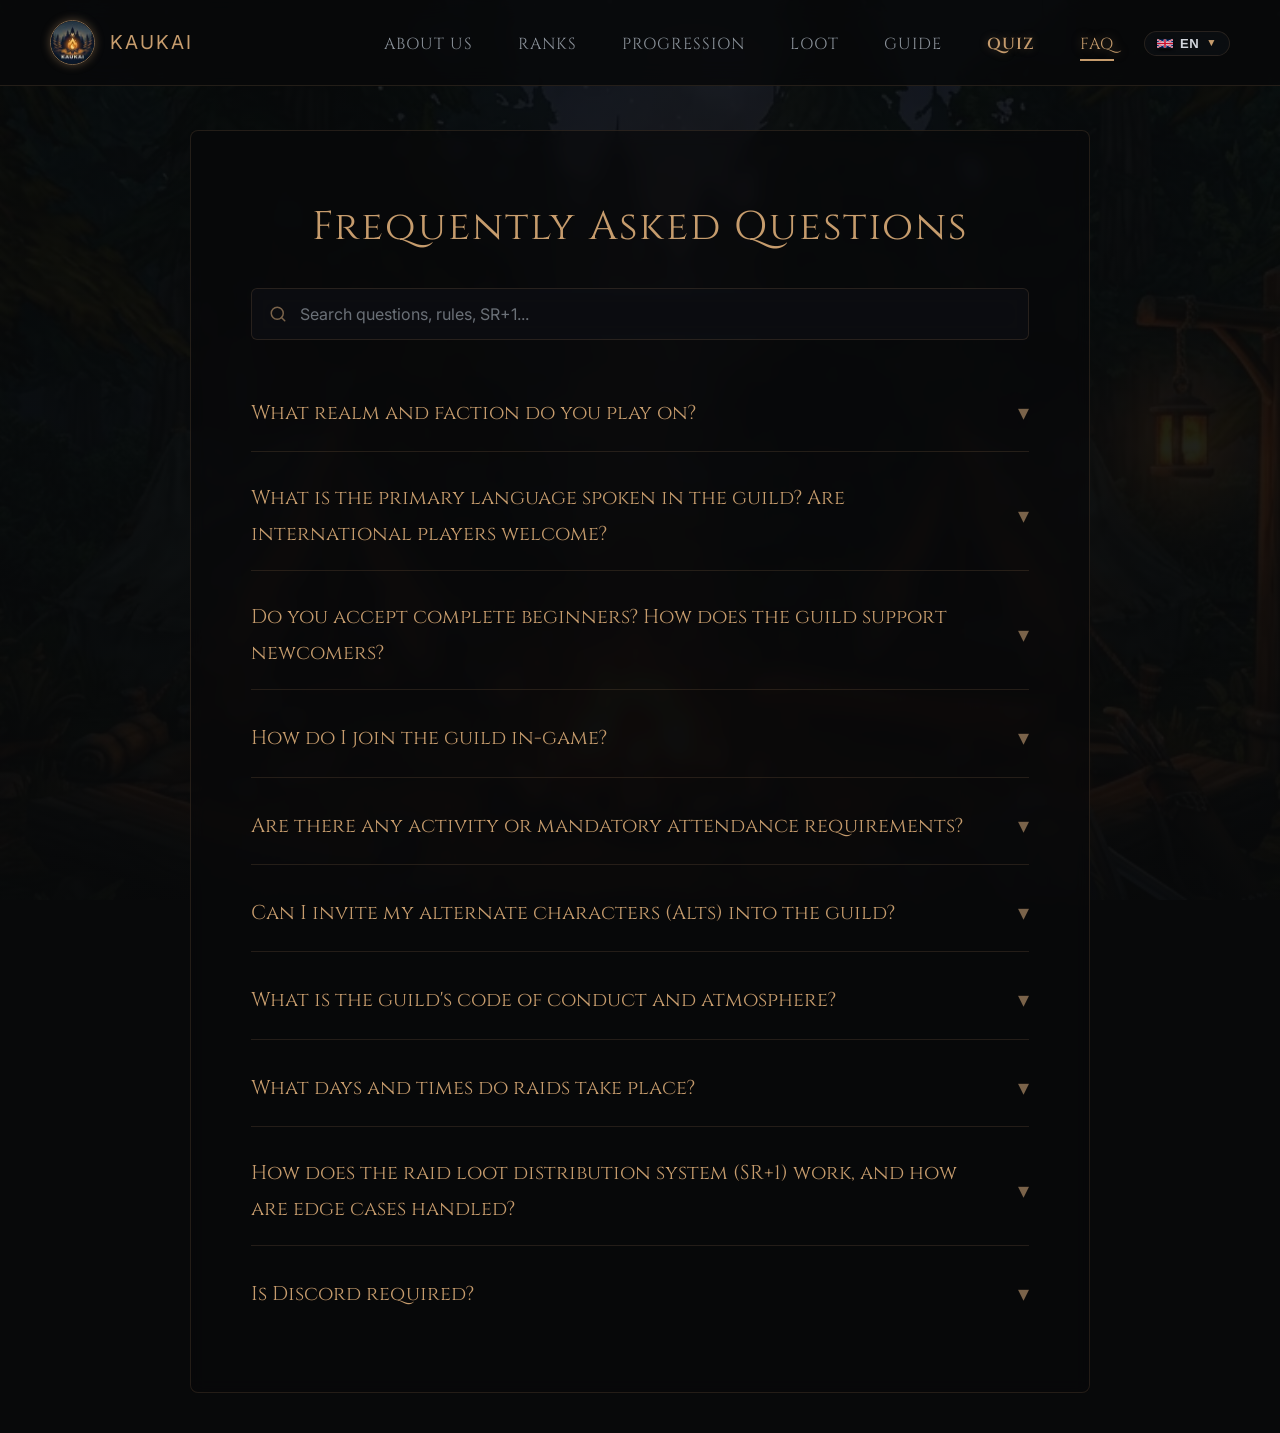
<file: faq.html>
<!DOCTYPE html>
<html lang="en">
<head>
    <meta charset="UTF-8">
    <meta http-equiv="refresh" content="0; url=en/faq.html">
    <title>Redirecting to FAQ...</title>
    <script>window.location.replace("en/faq.html");</script>
</head>
<body>
    <p>Redirecting to <a href="en/faq.html">FAQ</a>...</p>
</body>
</html>
</file>
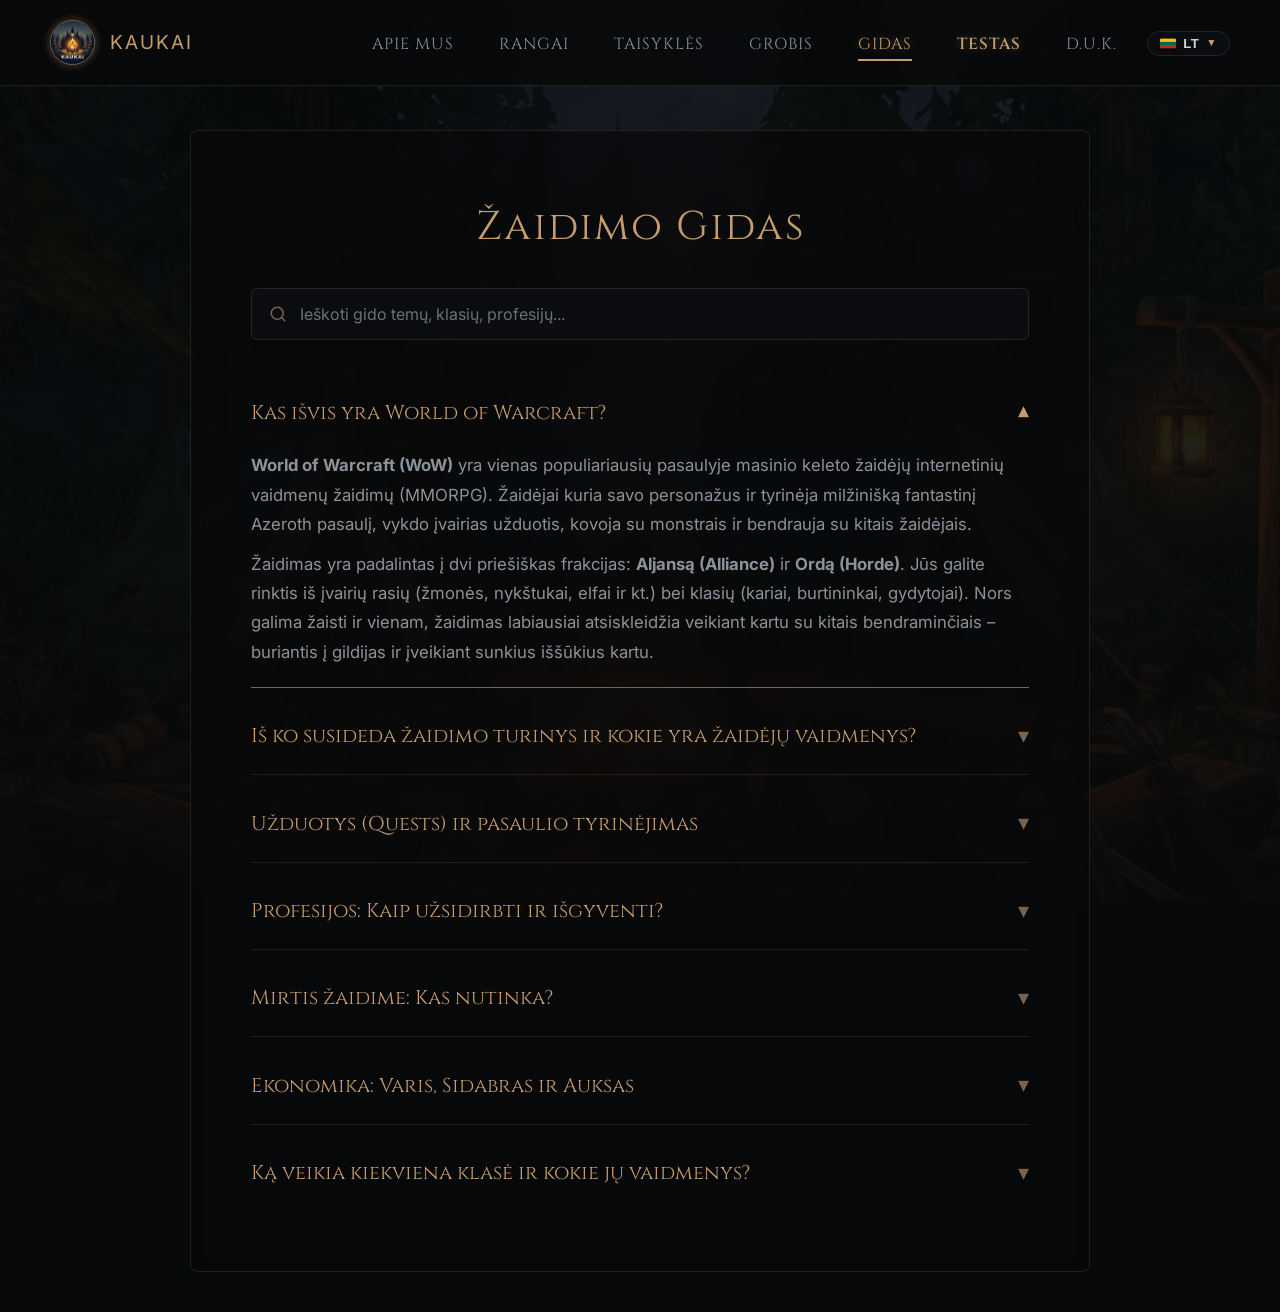
<file: gidas.html>
<!DOCTYPE html>
<html lang="lt">

<head>
    <meta charset="UTF-8">
    <meta name="viewport" content="width=device-width, initial-scale=1.0">
    <title>Gidas Naujokams & Klasės | Kaukai</title>
    <meta name="description"
        content="Išsamus World of Warcraft pradžiamokslis: nuo užduočių, profesijų ir ekonomikos iki visų 9 Aljanso klasių vaidmenų apžvalgos.">
    <link rel="canonical" href="https://wow-kaukai.lt/gidas.html">
    <link rel="icon" type="image/x-icon" href="favicon.ico">
    <link rel="icon" type="image/png" sizes="32x32" href="favicon-32x32.png">
    <link rel="apple-touch-icon" sizes="180x180" href="apple-touch-icon.png">

    <!-- Open Graph / Discord / Facebook -->
    <meta property="og:type" content="article">
    <meta property="og:site_name" content="WoW Forever: Kaukai">
    <meta property="og:title" content="WoW Naujokų Gidas & Klasės | Kaukai">
    <meta property="og:description" content="Išsamus World of Warcraft pradžiamokslis: užduotys, profesijos, mirtis, ekonomika ir 9 Aljanso klasės.">
    <meta property="og:image" content="https://wow-kaukai.lt/og_banner.jpg">
    <meta property="og:image:width" content="1200">
    <meta property="og:image:height" content="630">
    <meta property="og:image:type" content="image/jpeg">
    <meta property="og:url" content="https://wow-kaukai.lt/gidas.html">

    <!-- Twitter Card -->
    <meta name="twitter:card" content="summary_large_image">
    <meta name="twitter:title" content="WoW Naujokų Gidas & Klasės | Kaukai">
    <meta name="twitter:description" content="Pirmieji žingsniai Azerothe be streso ir dramų.">
    <meta name="twitter:image" content="https://wow-kaukai.lt/og_banner.jpg">

    <link rel="preconnect" href="https://fonts.googleapis.com">
    <link rel="preconnect" href="https://fonts.gstatic.com" crossorigin>
    <link href="https://fonts.googleapis.com/css2?family=Inter:wght@400;500;600&family=Cinzel:wght@400;600&display=swap"
        rel="stylesheet">
    <link rel="stylesheet" href="style.css">
    <link rel="alternate" hreflang="lt" href="https://wow-kaukai.lt/gidas.html">
    <link rel="alternate" hreflang="en" href="https://wow-kaukai.lt/en/guide.html">
    <link rel="alternate" hreflang="x-default" href="https://wow-kaukai.lt/gidas.html">
</head>

<body class="testas-layout">

    <header id="site-header"></header>

    <main>
        <div class="quiz-container">
            <h1 class="section-title" style="margin-bottom: 25px;">Žaidimo Gidas</h1>

            <div class="search-container">
                <input type="text" id="guideSearchInput" class="search-input" placeholder="Ieškoti gido temų, klasių, profesijų..." aria-label="Ieškoti gide">
                <svg class="search-icon" viewBox="0 0 24 24" aria-hidden="true"><circle cx="11" cy="11" r="8"></circle><line x1="21" y1="21" x2="16.65" y2="16.65"></line></svg>
            </div>

            <div class="faq-list">
                <details class="faq-item" name="guide-group" open>
                    <summary class="faq-question">Kas išvis yra World of Warcraft?</summary>
                    <div class="faq-answer">
                        <p><strong>World of Warcraft (WoW)</strong> yra vienas populiariausių pasaulyje masinio keleto žaidėjų internetinių vaidmenų žaidimų (MMORPG). Žaidėjai kuria savo personažus ir tyrinėja milžinišką fantastinį Azeroth pasaulį, vykdo įvairias užduotis, kovoja su monstrais ir bendrauja su kitais žaidėjais.</p>
                        <p style="margin-top: 10px;">Žaidimas yra padalintas į dvi priešiškas frakcijas: <strong>Aljansą (Alliance)</strong> ir <strong>Ordą (Horde)</strong>. Jūs galite rinktis iš įvairių rasių (žmonės, nykštukai, elfai ir kt.) bei klasių (kariai, burtininkai, gydytojai). Nors galima žaisti ir vienam, žaidimas labiausiai atsiskleidžia veikiant kartu su kitais bendraminčiais – buriantis į gildijas ir įveikiant sunkius iššūkius kartu.</p>
                    </div>
                </details>

                <details class="faq-item" name="guide-group">
                    <summary class="faq-question">Iš ko susideda žaidimo turinys ir kokie yra žaidėjų vaidmenys?</summary>
                    <div class="faq-answer">
                        <p style="margin-bottom: 15px;">World of Warcraft siūlo įvairaus turinio – nuo pasaulio tyrinėjimo ir užduočių (questing) iki sudėtingų grupinių iššūkių. Pagrindinis grupinis turinys apima:</p>
                        <ul style="padding-left: 20px; margin-bottom: 15px; color: var(--text-muted); line-height: 1.8;">
                            <li style="margin-bottom: 8px;"><strong>Požemiai (Dungeons):</strong> Skirti 5 žaidėjų grupėms. Reikalauja komandinio darbo įveikiant stipresnius priešus ir bosus.</li>
                            <li style="margin-bottom: 8px;"><strong>Reidai (Raids):</strong> Didžiausi žaidimo iššūkiai, skirti 20 ar 40 žaidėjų komandoms. Čia laukia sunkiausi priešai ir geriausias atlygis.</li>
                            <li style="margin-bottom: 8px;"><strong>PVP (Player vs Player):</strong> Kovos tarp Aljanso ir Ordos žaidėjų mūšio laukuose (Battlegrounds) ar atvirame pasaulyje.</li>
                        </ul>
                        <p style="margin-bottom: 15px;">Grupinėse veiklose kiekvienas žaidėjas prisiima vieną iš trijų atsakomybių:</p>
                        <ul style="padding-left: 20px; margin-bottom: 15px; color: var(--text-muted); line-height: 1.8;">
                            <li style="margin-bottom: 8px;"><strong>Tankas (Tank):</strong> Komandos skydas. Tanko užduotis yra pritraukti monstrų dėmesį į save, kad jie pultų jį, o ne silpnesnius narius. Tankai dėvi pačius tvirčiausius šarvus.</li>
                            <li style="margin-bottom: 8px;"><strong>Gydytojas (Healer):</strong> Komandos gyvybė. Jų atsakomybė – stebėti visų (ypač tanko) gyvybes, jas atstatyti, prikelti kritusius ir šalinti neigiamus efektus.</li>
                            <li style="margin-bottom: 8px;"><strong>Žalos darytojas (DPS):</strong> Smogiamoji jėga. Jų tikslas – kuo greičiau įveikti priešus (iš arti arba per atstumą), kol tankas juos laiko, o gydytojas visus gydo.</li>
                        </ul>
                        <p style="margin-bottom: 8px;"><strong>Požemių etiketas (5-man grupės taisyklės):</strong></p>
                        <ul style="padding-left: 20px; color: var(--text-muted); line-height: 1.8;">
                            <li style="margin-bottom: 6px;"><strong>Leiskite tankui pradėti kovą (Pull):</strong> Niekada nepulkkite monstrų pirmi – palaukite, kol tankas juos sudrausmins.</li>
                            <li style="margin-bottom: 6px;"><strong>Stebėkite gydytojo maną:</strong> Prieš puldami naują priešų grupę, įsitikinkite, kad gydytojas turi pakankamai manos (mėlyna juostelė).</li>
                            <li style="margin-bottom: 6px;"><strong>Need prieš Greed:</strong> Spauskite <em>Need</em> tik ant tų daiktų, kuriuos iš karto užsidėsite savo pagrindinei rolei. Visiems kitiems daiktams (pardavimui) spauskite <em>Greed</em>.</li>
                        </ul>
                    </div>
                </details>

                <details class="faq-item" name="guide-group">
                    <summary class="faq-question">Užduotys (Quests) ir pasaulio tyrinėjimas</summary>
                    <div class="faq-answer">
                        <p style="margin-bottom: 15px;">Daugumą patirties taškų (XP) žaidime gausite vykdydami užduotis. Štai pagrindiniai dalykai, kuriuos reikia žinoti:</p>
                        <ul style="padding-left: 20px; margin-bottom: 15px; color: var(--text-muted); line-height: 1.8;">
                            <li style="margin-bottom: 8px;"><strong>Šauktukas (!):</strong> Geltonas šauktukas virš personažo (NPC) galvos reiškia, kad jis turi jums naują užduotį. Pilkas šauktukas reiškia, kad jūsų lygis dar per žemas šiai užduočiai.</li>
                            <li style="margin-bottom: 8px;"><strong>Klaustukas (?):</strong> Geltonas klaustukas reiškia, kad užduotis įvykdyta ir galite atsiimti atlygį. Pilkas klaustukas reiškia, kad užduotis dar nebaigta.</li>
                            <li style="margin-bottom: 8px;"><strong>Skaitykite tekstą:</strong> Klasikiniame WoW žemėlapis jums nerodys tikslios vietos, kur eiti. Užduoties tekste visada bus parašyta kuria kryptimi keliauti (pvz., "į šiaurę nuo miestelio") ir ko tiksliai ieškoti.</li>
                        </ul>
                        <p style="margin-top: 15px; margin-bottom: 10px;"><strong>Ką daryti, jei pritrūko užduočių?</strong><br>Klasikiniame WoW užduotys neveda jūsų viena tiesia linija. Jei atrodo, kad jūsų zonoje užduotys baigėsi arba pasidarė per sunkios (oranžinės ar raudonos):</p>
                        <ul style="padding-left: 20px; color: var(--text-muted); line-height: 1.8;">
                            <li style="margin-bottom: 8px;"><strong>Keliaukite į kaimynines žemes:</strong> Aljansas turi keletą to paties lygio zonų. Pavyzdžiui, žmonės iš Stormwind gali nuvažiuoti požeminiu traukiniu (Deeprun Tram) į nykštukų Ironforge ir vykdyti užduotis Loch Modan ar Darkshore.</li>
                            <li style="margin-bottom: 8px;"><strong>Tikrinkite užeigas ir sargybos postus:</strong> Užsukite į kiekvieną kaimelį ir ieškokite geltonų šauktukų (<code>!</code>).</li>
                            <li style="margin-bottom: 8px;"><strong>Eikite į 5-man požemius:</strong> Požemiai duoda daug patirties ir puikių šarvų.</li>
                            <li style="margin-bottom: 8px;"><strong>Klauskite gildijoje:</strong> Tiesiog parašykite gildijos pokalbyje (<code>/g</code>) – mielai pasakysime, kur jūsų lygiui geriausia keliauti.</li>
                        </ul>
                    </div>
                </details>

                <details class="faq-item" name="guide-group">
                    <summary class="faq-question">Profesijos: Kaip užsidirbti ir išgyventi?</summary>
                    <div class="faq-answer">
                        <p style="margin-bottom: 15px;">Profesijos leidžia jums rinkti žaliavas, kurti galingus daiktus ir užsidirbti aukso. Jos skirstomos į dvi kategorijas: <strong>pagrindines</strong> (galite pasirinkti tik 2) ir <strong>antrines</strong> (galite išmokti visas 3).</p>

                        <p style="margin-top: 15px; margin-bottom: 10px;"><strong>1. Pagrindinių profesijų sinergijos (galima pasirinkti 2):</strong><br>Kiekviena gamybos profesija natūraliai dera su konkrečia resursų rinkimo profesija, kad nereikėtų brangiai pirkti medžiagų aukcione:</p>
                        <div class="table-responsive">
                            <table class="guide-table">
                                <thead>
                                    <tr>
                                        <th>Profesijų sinergija (Derinys)</th>
                                        <th>Kam labiausiai tinka?</th>
                                        <th>Kaip veikia ir kokia nauda?</th>
                                    </tr>
                                </thead>
                                <tbody>
                                    <tr>
                                        <td><strong>Žolininkystė + Alchemija</strong><br><em>(Herbalism + Alchemy)</em></td>
                                        <td>Visoms klasėms</td>
                                        <td>Renkate lauko žoleles ir verdate gyvybės, manos bei apsauginius eliksyrus (potions, flasks). Nepakeičiama ir visada reikalinga profesija 60 lygio reiduose.</td>
                                    </tr>
                                    <tr>
                                        <td><strong>Kasyba + Kalvystė</strong><br><em>(Mining + Blacksmithing)</em></td>
                                        <td>Kariams, Paladinams</td>
                                        <td>Kasate rūdą ir kalate sunkius grandininius (Mail) bei plokštinius (Plate) šarvus, skydus, ginklus bei galąstuvus (sharpening stones).</td>
                                    </tr>
                                    <tr>
                                        <td><strong>Kasyba + Inžinerija</strong><br><em>(Mining + Engineering)</em></td>
                                        <td>Visoms klasėms<br><em>(ypač PvP ir Tankams)</em></td>
                                        <td>Iš rūdos gaminate bombas, granatas (apsvaiginimui ir plotinei žalai), taikiklius bei unikalius prietaisus. Didžiausia komunalinė nauda žaidime.</td>
                                    </tr>
                                    <tr>
                                        <td><strong>Lupimas + Odadirbystė</strong><br><em>(Skinning + Leatherworking)</em></td>
                                        <td>Plėšikams, Druidams, Medžiotojams, Šamanams</td>
                                        <td>Nulupate nukautų žvėrių kailius ir siuvate odinius (Leather) bei grandininius (Mail) šarvus, strėlines ir šarvų sutvirtinimo lopus (Armor Kits).</td>
                                    </tr>
                                    <tr>
                                        <td><strong>Siuvimas + Užkerėjimas</strong><br><em>(Tailoring + Enchanting)</em></td>
                                        <td>Burtininkams, Raganiams, Dvasininkams</td>
                                        <td><em>Nereikia rinkimo profesijos!</em> Iš humanoidų krentančių audinių (Cloth) siuvate krepšius bei medžiaginius rūbus, o sukurtus daiktus išardote (Disenchant) ir užkerite šarvus nuolatiniais bonusais.</td>
                                    </tr>
                                    <tr>
                                        <td><strong>Lupimas + Kasyba / Žolininkystė</strong><br><em>(Dual Gathering)</em></td>
                                        <td>Pradedantiesiems ir taupantiems auksą</td>
                                        <td>Dvi rinkimo profesijos. Nieko negaminate – visas žaliavas parduodate aukcione. Tai greičiausias būdas sutaupyti 100 aukso 40 lygio jojamajam gyvūnui (mount)!</td>
                                    </tr>
                                </tbody>
                            </table>
                        </div>

                        <p style="margin-top: 25px; margin-bottom: 10px;"><strong>2. Antrinės profesijos (galima išmokti visas 3!):</strong><br>Jos neužima pagrindinių profesijų vietos, todėl jas išmokti gali ir turėtų kiekvienas herojus:</p>
                        <div class="table-responsive">
                            <table class="guide-table">
                                <thead>
                                    <tr>
                                        <th>Antrinė profesija</th>
                                        <th>Ko reikia? (Šaltiniai ir įrankiai)</th>
                                        <th>Kam skirta ir kokia nauda?</th>
                                    </tr>
                                </thead>
                                <tbody>
                                    <tr>
                                        <td><strong>Pirmoji pagalba</strong><br><em>(First Aid)</em></td>
                                        <td>Audinių atraižų (Linen, Wool, Silk, Mageweave, Runecloth), krentančių iš humanoidų priešų.</td>
                                        <td><strong>Privaloma kiekvienai klasei!</strong> Leidžia susukti tvarsčius (Bandages) ir per kelias sekundes atstatyti gyvybes nenaudojant manos ir neperkant maisto. Ypač gyvybiškai svarbu Kariams, Plėšikams, Medžiotojams ir Raganiams.</td>
                                    </tr>
                                    <tr>
                                        <td><strong>Maisto gaminimas</strong><br><em>(Cooking)</em></td>
                                        <td>Mėsos iš nukautų žvėrių arba žuvies iš <strong>Žvejybos</strong>, prieskonių bei laužo (Campfire / viryklės).</td>
                                        <td>Iškeptas maistas ne tik greitai atstato gyvybes tarp kovų, bet ir suteikia ilgalaikius <strong>„Well Fed“</strong> sustiprinimus (papildomą ištvermę – Stamina, dvasią – Spirit ar puolimo galią), labai naudingus požemiuose ir reiduose.</td>
                                    </tr>
                                    <tr>
                                        <td><strong>Žvejyba</strong><br><em>(Fishing)</em></td>
                                        <td>Meškerės (Fishing Pole), jaukų (Lures) ir bet kokio vandens telkinio.</td>
                                        <td>Tiesioginė sinergija su <strong>Maisto gaminimu</strong> (nemokamas maistas) ir <strong>Alchemija</strong> (retos žuvys, pvz., Oily Blackmouth ar Stonescale Eel, būtinos reidų eliksyrams). Ramus ir patikimas būdas užsidirbti aukso!</td>
                                    </tr>
                                </tbody>
                            </table>
                        </div>
                    </div>
                </details>

                <details class="faq-item" name="guide-group">
                    <summary class="faq-question">Mirtis žaidime: Kas nutinka?</summary>
                    <div class="faq-answer">
                        <p style="margin-bottom: 15px;">World of Warcraft pasaulyje mirtis nėra pabaiga, bet ji turi savo kainą:</p>
                        <ul style="padding-left: 20px; margin-bottom: 15px; color: var(--text-muted); line-height: 1.8;">
                            <li style="margin-bottom: 8px;"><strong>Vaiduoklio bėgimas:</strong> Mirus jūsų personažas atsiranda artimiausiose kapinėse kaip vaiduoklis (Ghost). Jums reikės nubėgti atgal prie savo kūno ir paspausti "Resurrect", kad prisikeltumėte.</li>
                            <li style="margin-bottom: 8px;"><strong>Šarvų nusidėvėjimas:</strong> Kiekvieną kartą mirus, jūsų nešiojami šarvai praranda 10% savo patvarumo (Durability). Kai patvarumas pasiekia nulį, daiktas nustoja veikti, kol jo nepataisysite pas kalvį (Blacksmith/Armorers) už pinigus.</li>
                            <li style="margin-bottom: 8px;"><strong>Dvasios Gydytojas (Spirit Healer):</strong> Jei mirėte vietoje, kurios neįmanoma pasiekti, galite paprašyti kapinėse esančio angelo jus prikelti. <strong>Dėmesio:</strong> Tai kainuos dar daugiau šarvų patvarumo ir gausite 10 minučių "prisikėlimo ligą" (Resurrection Sickness), kuri labai susilpnins jūsų personažą. Naudokite tai tik kraštutiniu atveju!</li>
                        </ul>
                    </div>
                </details>

                <details class="faq-item" name="guide-group">
                    <summary class="faq-question">Ekonomika: Varis, Sidabras ir Auksas</summary>
                    <div class="faq-answer">
                        <p style="margin-bottom: 15px;">Žaidimo valiuta veikia labai paprastai, tačiau pradžioje pinigų visada trūks. Štai kaip veikia sistema:</p>
                        <ul style="padding-left: 20px; margin-bottom: 15px; color: var(--text-muted); line-height: 1.8;">
                            <li style="margin-bottom: 8px;"><strong>Monetos:</strong> 100 varinių monetų (Copper) = 1 sidabrinė (Silver). 100 sidabrinių monetų = 1 auksinė (Gold).</li>
                            <li style="margin-bottom: 8px;"><strong>Ką daryti su daiktais?:</strong> Visus pilkos spalvos (Poor) daiktus drąsiai parduokite bet kuriam pardavėjui (Vendor). Jie skirti tik pinigų gavimui.</li>
                            <li style="margin-bottom: 8px;"><strong>Aukcionas (Auction House):</strong> Žalius (Uncommon), Mėlynus (Rare) daiktus ar surinktus resursus (žoleles, rūdas) geriausia parduoti Aukcione (jį rasite didžiuosiuose miestuose, pvz., Stormwind). Kiti žaidėjai už juos sumokės daug daugiau nei paprasti pardavėjai.</li>
                            <li style="margin-bottom: 8px;"><strong>Taupykite:</strong> 40-ame lygyje jums reikės nusipirkti jodinamąjį gyvūną (Mount), kuris kainuos beveik 100 auksinių monetų. Todėl iš trenerių pirkite tik tuos burtus, kuriuos tikrai naudojate, ir nešvaistykite pinigų bereikalingiems daiktams!</li>
                        </ul>
                    </div>
                </details>

                <details class="faq-item" name="guide-group">
                    <summary class="faq-question">Ką veikia kiekviena klasė ir kokie jų vaidmenys?</summary>
                    <div class="faq-answer">
                        <p style="margin-bottom: 15px;">
                            Klasikiniame World of Warcraft žaidėjų vaidmenys skirstomi į tris pagrindines kategorijas:
                            <strong>Tankai</strong> (saugo komandą), <strong>Gydytojai</strong> (išlaiko visus gyvus) ir
                            <strong>Žalos darytojai / DPS</strong> (naikina priešus). Mūsų serveryje Aljansas turi 9 klases:
                        </p>

                        <div class="classes-grid">
                            <div class="class-card">
                                <h4>Karys (Warrior)</h4>
                                <div class="minimal-role">Tankas / Artima kova • Plokštiniai šarvai</div>
                                <p>Pagrindinis grupės priešakinių linijų kovotojas ir patikimiausias reidų tankas. Dėvi sunkiausius plokštinius šarvus, valdo priešų grėsmę (threat) arba daro didžiulę žalą artimoje kovoje. Suteikia komandai nepakeičiamą puolimo jėgos šauksmą (Battle Shout) ir mirtinus ginklų smūgius.</p>
                            </div>

                            <div class="class-card">
                                <h4>Paladinas (Paladin)</h4>
                                <div class="minimal-role">Gydytojas / Tankas / Artima kova • Palaiminimai ir auros</div>
                                <p>Šventasis Aljanso gynėjas ir ištvermingas kovos lauko ramstis. Pasižymi itin efektyviu vieno taikinio gydymu, dėvi plokštinius šarvus ir gelbstisi nemirtingumo skydais (Divine Shield). Teikia nepakeičiamus palaiminimus (Blessings), auras ir gali prikelti kritusius kovos draugus.</p>
                            </div>

                            <div class="class-card">
                                <h4>Dvasininkas (Priest)</h4>
                                <div class="minimal-role">Gydytojas / Tolima magija • Šventieji skydai ir šešėliai</div>
                                <p>Svarbiausias ir universaliausias reidų gydytojas žaidime. Dėvi medžiaginius rūbus, saugo sąjungininkus šventais sugeriančiais skydais arba kankina priešus šešėlių magija. Sustiprina visos grupės gyvybės taškus galingu ištvermės palaiminimu (Power Word: Fortitude).</p>
                            </div>

                            <div class="class-card">
                                <h4>Šamanas (Shaman)</h4>
                                <div class="minimal-role">Gydytojas / Hibridinis DPS • Totemai ir stichijų galia</div>
                                <p>Stichijų valdovas, sujungiantis gamtos jėgas su kovos menais. Dėvi grandininius šarvus, gali grandinine banga (Chain Heal) gydyti visą grupę arba smogti žaibais ir ugnimi. Pastatyti totemai suteikia komandai milžinišką puolimo greitį, maną bei atsparumą stichijoms.</p>
                            </div>

                            <div class="class-card">
                                <h4>Burtininkas (Mage)</h4>
                                <div class="minimal-role">Tolima magija (DPS) • Minios kontrolė ir portalai</div>
                                <p>Galingas arkana, ugnies ir ledo stichijų meistras. Dėvi medžiaginius rūbus, naikina dideles priešų minias galinga plotine (AoE) žala ir valdo mūšį užšaldymais bei avimi (Polymorph). Aprūpina komandą nemokamu maistu, vandeniu, intelekto burtu bei greitais teleportacijos portalais.</p>
                            </div>

                            <div class="class-card">
                                <h4>Raganius (Warlock)</h4>
                                <div class="minimal-role">Tolima magija (DPS) • Prakeiksmai, demonai ir šaukimai</div>
                                <p>Tamsiųjų menų valdytojas, pajungiantis demonus savo valiai. Dėvi medžiaginius rūbus, lėtai sekina priešus kankinančiais prakeiksmais ir ugnies kerais. Teikia grupei gyvybinius akmenis (Healthstone), apsaugo nuo žūties sielų akmeniu (Soulstone) ir šaukia sąjungininkus per ritualus.</p>
                            </div>

                            <div class="class-card">
                                <h4>Plėšikas (Rogue)</h4>
                                <div class="minimal-role">Artima kova (DPS) • Slapstymasis, spąstai ir nuodai</div>
                                <p>Šešėlių ir pasalų žudikas, veikiantis tyliai ir žaibiškai. Dėvi odinius šarvus, naudoja nuodus bei sukelia milžinišką žalą iš pasalų. Geba apsvaiginti pavojingus priešus, nutraukti burtų kalbėjimą (Kick) ir atrakinti spynas bei skrynias.</p>
                            </div>

                            <div class="class-card">
                                <h4>Medžiotojas (Hunter)</h4>
                                <div class="minimal-role">Tolima kova (DPS) • Žvėrys, spąstai ir išlikimas</div>
                                <p>Laukinės gamtos šaulys, kovojantis petys į petį su prijaukintu žvėrimi. Dėvi grandininius šarvus, atakuoja lankais ar šautuvais ir meistriškai valdo distanciją spąstais. Saugiai atveda monstrus komandai (Pulling) ir suteikia puolimo aurą reido šauliams.</p>
                            </div>

                            <div class="class-card">
                                <h4>Druidas (Druid)</h4>
                                <div class="minimal-role">Universalus hibridas • Tankas, gydytojas ar žalos darytojas</div>
                                <p>Gamtos saugotojas, gebantis akimirksniu persikūnyti į žvėrių formas. Dėvi odinius šarvus ir priklausomai nuo formos gali atstoti lokį tanką, katę žalos darytoją ar gydytoją. Suteikia komandai laukinį palaiminimą (Mark of the Wild), papildomą maną (Innervate) ir prikėlimą mūšio metu.</p>
                            </div>
                        </div>
                    </div>
                </details>
            </div>

            <div class="no-results-msg" id="noResultsMsg">Pagal jūsų paiešką gido temų ar klasių nerasta.</div>
        </div>
    </main>

    <script src="navbar.js"></script>
</body>
</html>
</file>
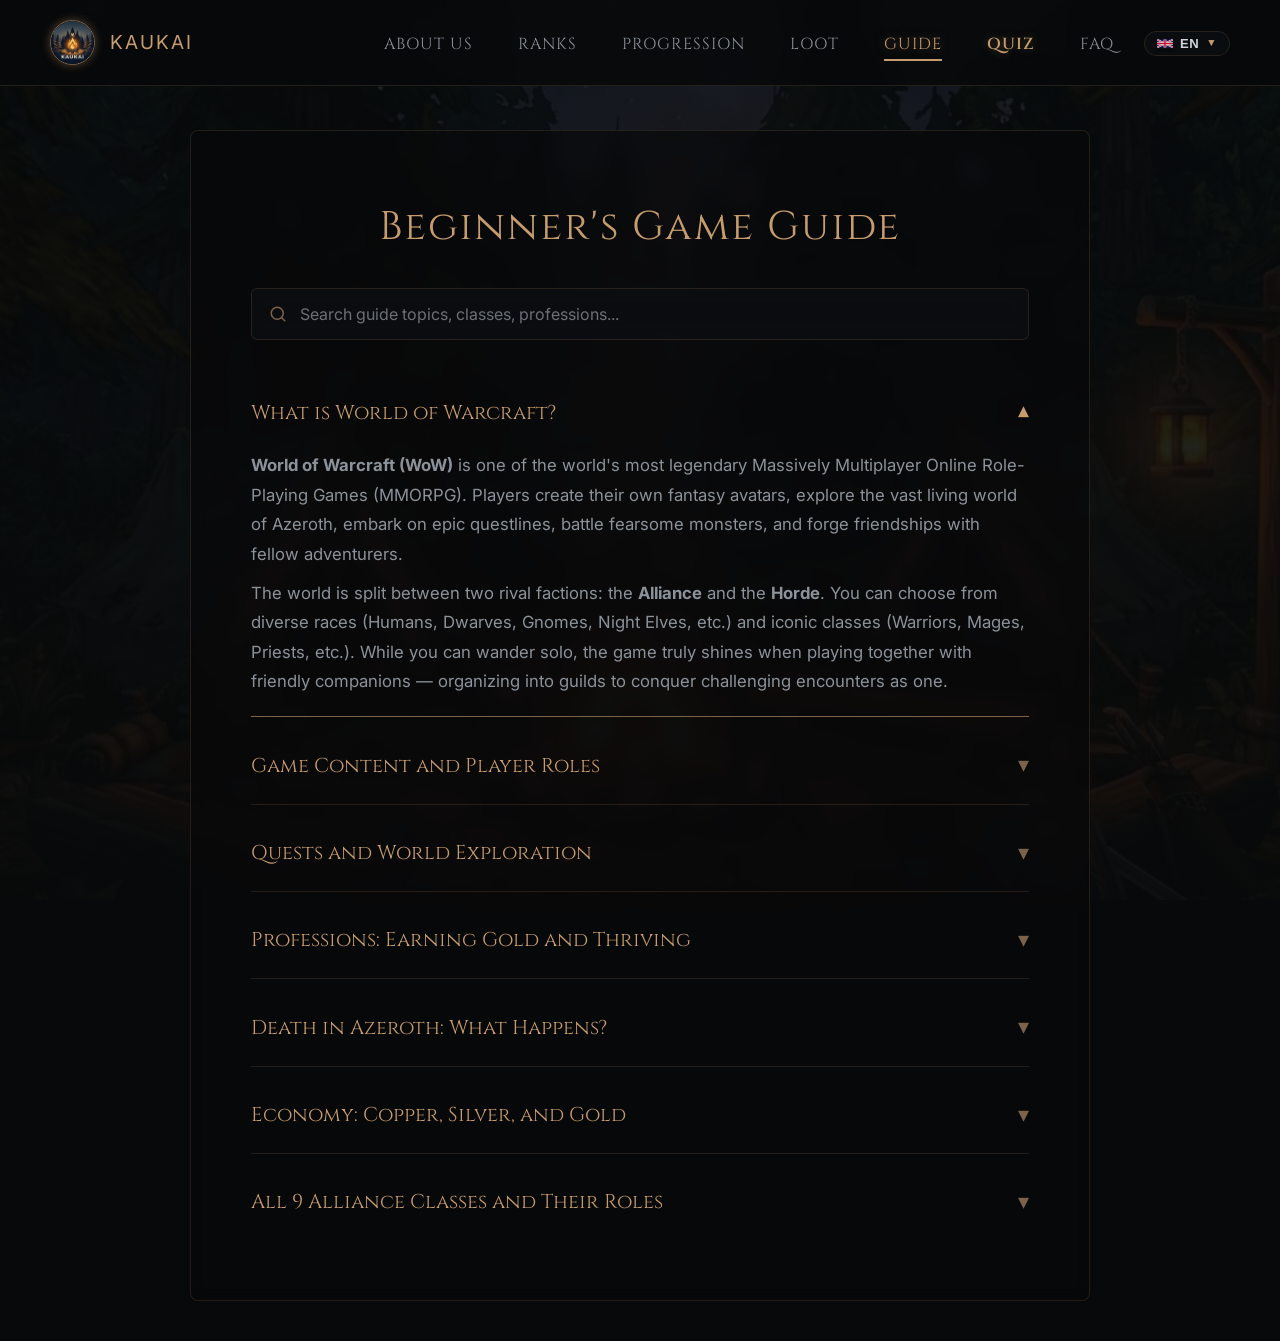
<file: guide.html>
<!DOCTYPE html>
<html lang="en">
<head>
    <meta charset="UTF-8">
    <meta http-equiv="refresh" content="0; url=en/guide.html">
    <title>Redirecting to Guide...</title>
    <script>window.location.replace("en/guide.html");</script>
</head>
<body>
    <p>Redirecting to <a href="en/guide.html">Guide</a>...</p>
</body>
</html>
</file>
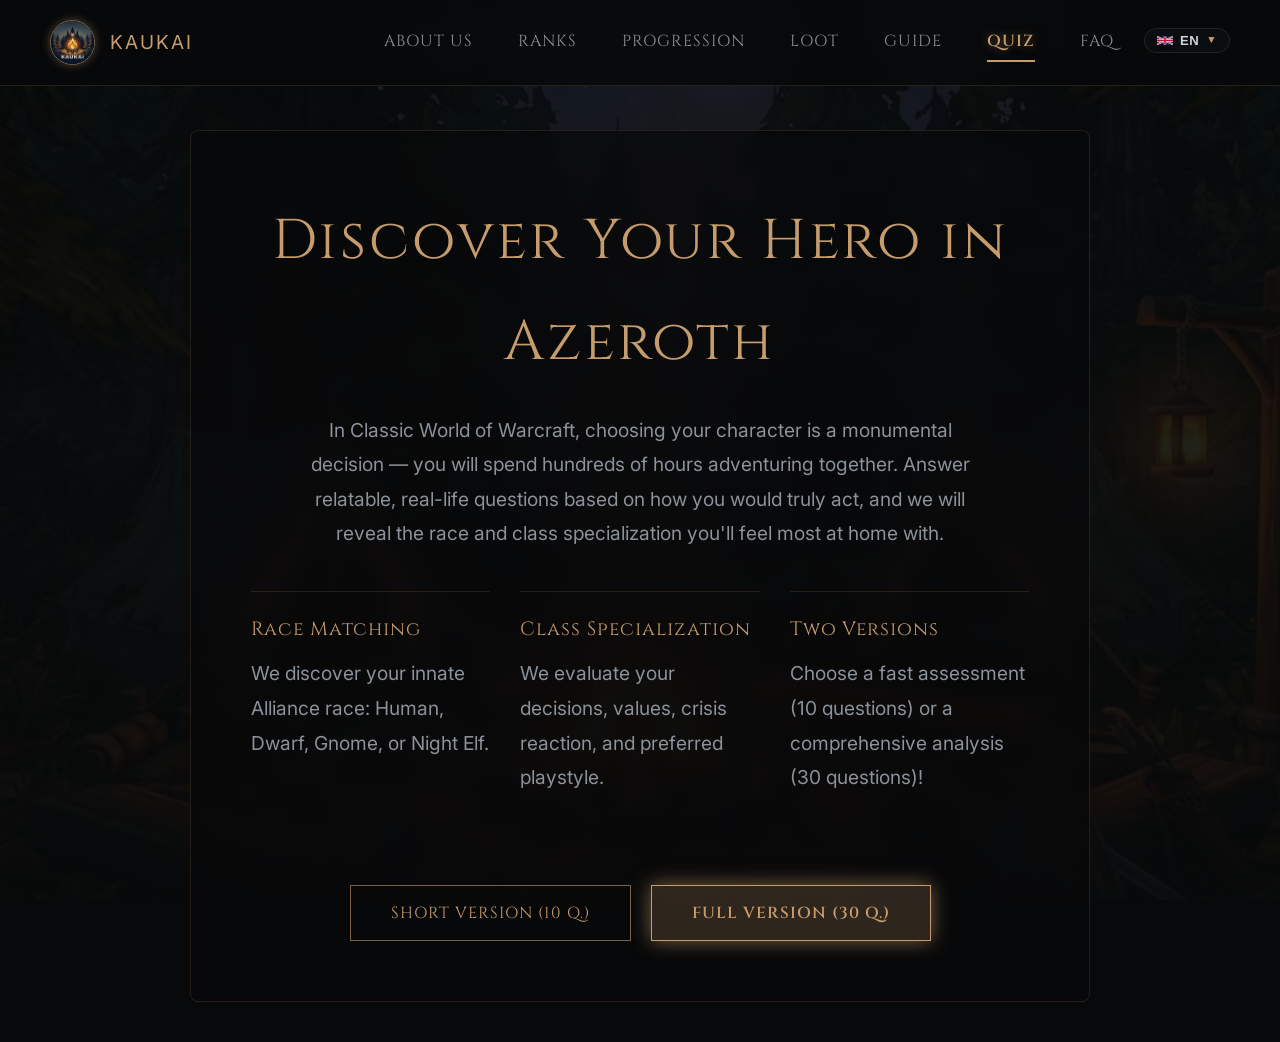
<file: quiz.html>
<!DOCTYPE html>
<html lang="en">
<head>
    <meta charset="UTF-8">
    <meta http-equiv="refresh" content="0; url=en/quiz.html">
    <title>Redirecting to Quiz...</title>
    <script>window.location.replace("en/quiz.html");</script>
</head>
<body>
    <p>Redirecting to <a href="en/quiz.html">Quiz</a>...</p>
</body>
</html>
</file>
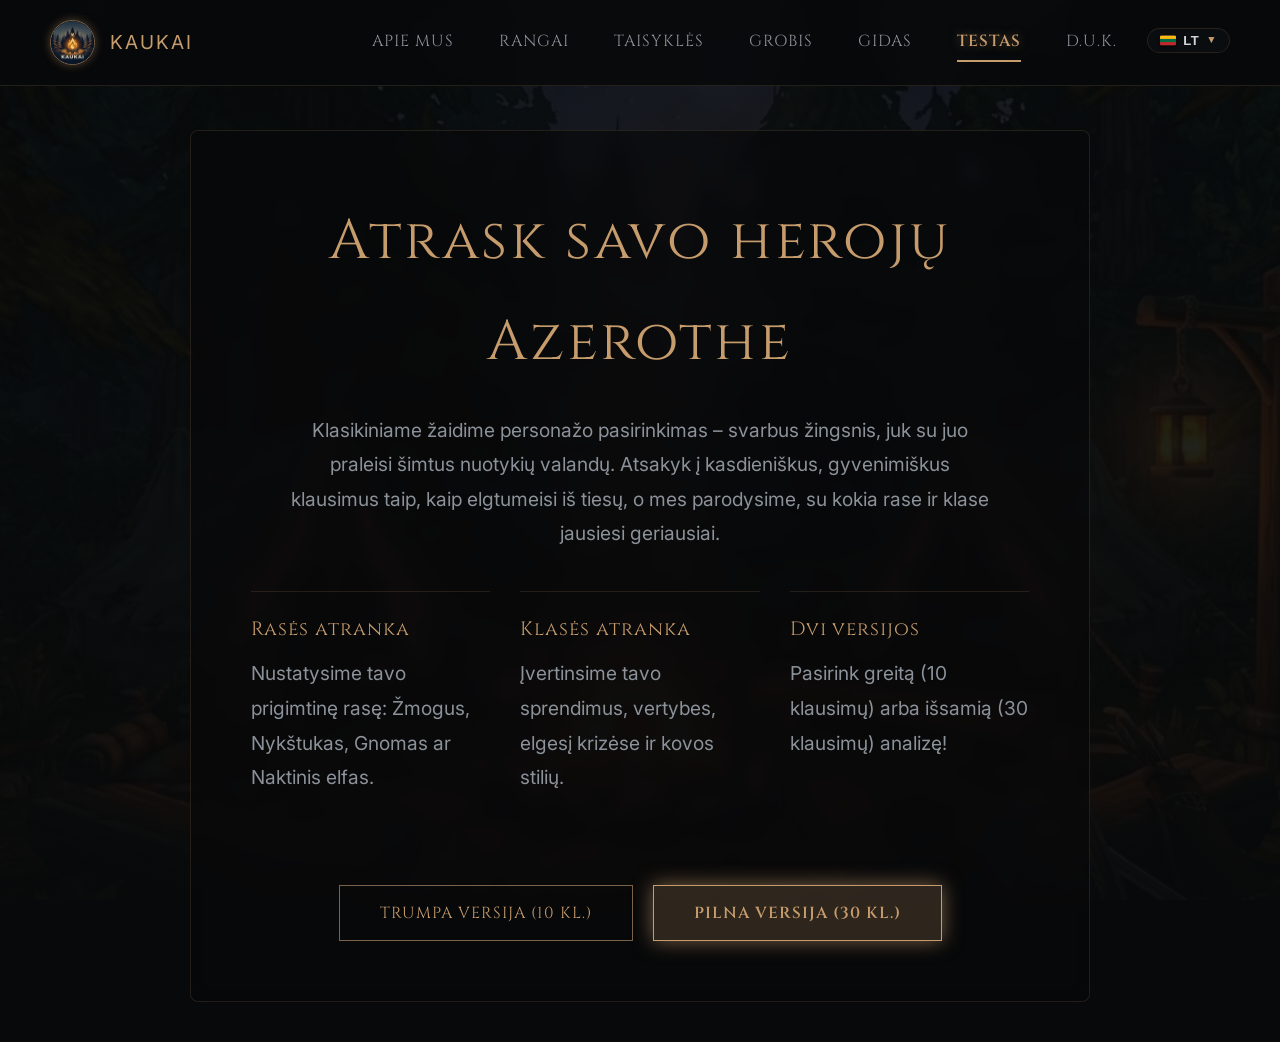
<file: testas.html>
<!DOCTYPE html>
<html lang="lt">

<head>
    <meta charset="UTF-8">
    <meta name="viewport" content="width=device-width, initial-scale=1.0">
    <title>Personažo Testas | Kaukai</title>
    <meta name="description"
        content="Atsakyk į kasdieniškus klausimus ir atrask, kokia World of Warcraft rasė bei klasė geriausiai atitinka tavo asmenybę ir kovos stilių!">
    <link rel="canonical" href="https://wow-kaukai.lt/testas.html">
    <link rel="icon" type="image/x-icon" href="favicon.ico">
    <link rel="icon" type="image/png" sizes="32x32" href="favicon-32x32.png">
    <link rel="apple-touch-icon" sizes="180x180" href="apple-touch-icon.png">

    <!-- Open Graph / Discord / Facebook -->
    <meta property="og:type" content="website">
    <meta property="og:site_name" content="WoW Forever: Kaukai">
    <meta property="og:title" content="Atrask Savo Herojų Azerothe | Kaukai Testas">
    <meta property="og:description" content="Interaktyvus testas: nustatyk savo prigimtinę Aljanso rasę ir idealią klasę Classic WoW pasaulyje!">
    <meta property="og:image" content="https://wow-kaukai.lt/og_banner.jpg">
    <meta property="og:image:width" content="1200">
    <meta property="og:image:height" content="630">
    <meta property="og:image:type" content="image/jpeg">
    <meta property="og:url" content="https://wow-kaukai.lt/testas.html">

    <!-- Twitter Card -->
    <meta name="twitter:card" content="summary_large_image">
    <meta name="twitter:title" content="Atrask Savo Herojų Azerothe | Kaukai Testas">
    <meta name="twitter:description" content="Interaktyvus 10 arba 30 klausimų testas Aljanso nuotykių ieškotojams.">
    <meta name="twitter:image" content="https://wow-kaukai.lt/og_banner.jpg">

    <link rel="preconnect" href="https://fonts.googleapis.com">
    <link rel="preconnect" href="https://fonts.gstatic.com" crossorigin>
    <link href="https://fonts.googleapis.com/css2?family=Inter:wght@400;500;600&family=Cinzel:wght@400;600&display=swap"
        rel="stylesheet">
    <link rel="stylesheet" href="style.css">
    <link rel="alternate" hreflang="lt" href="https://wow-kaukai.lt/testas.html">
    <link rel="alternate" hreflang="en" href="https://wow-kaukai.lt/en/quiz.html">
    <link rel="alternate" hreflang="x-default" href="https://wow-kaukai.lt/testas.html">
</head>

<body class="testas-layout">

    <header id="site-header"></header>

    <main>
        <div class="quiz-container">

            <!-- START SCREEN -->
            <div id="start-screen">
                <h1>Atrask savo herojų Azerothe</h1>
                <p>
                    Klasikiniame žaidime personažo pasirinkimas – svarbus žingsnis, juk su juo praleisi šimtus nuotykių
                    valandų.
                    Atsakyk į kasdieniškus, gyvenimiškus klausimus taip, kaip elgtumeisi iš tiesų, o mes parodysime, su
                    kokia rase ir klase jausiesi geriausiai.
                </p>

                <div class="info-grid">
                    <div class="info-box">
                        <h4>Rasės atranka</h4>
                        <p>Nustatysime tavo prigimtinę rasę: Žmogus, Nykštukas, Gnomas ar Naktinis elfas.</p>
                    </div>
                    <div class="info-box">
                        <h4>Klasės atranka</h4>
                        <p>Įvertinsime tavo sprendimus, vertybes, elgesį krizėse ir kovos stilių.</p>
                    </div>
                    <div class="info-box">
                        <h4>Dvi versijos</h4>
                        <p>Pasirink greitą (10 klausimų) arba išsamią (30 klausimų) analizę!</p>
                    </div>
                </div>

                <div class="cta-group" style="justify-content: center;">
                    <button class="btn" onclick="startQuiz('short')">Trumpa Versija (10 kl.)</button>
                    <button class="btn btn-primary" onclick="startQuiz('long')">Pilna Versija (30 kl.)</button>
                </div>
            </div>

            <!-- QUIZ SCREEN -->
            <div id="quiz-screen">
                <div class="quiz-header">
                    <span id="phase-badge">Rasės atranka</span>
                    <span id="question-counter">Klausimas 1 iš 30</span>
                </div>

                <div class="progress-bar">
                    <div class="progress-fill" id="progress-fill"></div>
                </div>

                <div class="question-title" id="question-text">
                    Klausimo tekstas kraunamas...
                </div>

                <div class="options-list" id="options-container">
                    <!-- Dinamiškai sugeneruojami mygtukai -->
                </div>

                <div class="quiz-footer">
                    <button class="btn-text" id="prev-btn" onclick="previousQuestion()" disabled>
                        Ankstesnis klausimas
                    </button>
                    <span style="font-size: 0.85rem; color: var(--text-muted);">
                        Klaviatūra: A, B, C
                    </span>
                </div>
            </div>

            <!-- RESULT SCREEN -->
            <div id="result-screen">
                <div class="result-subtitle">Tavo lemtis Azerothe</div>
                <h2 class="result-hero" id="result-hero-name">Nykštukas Šamanas</h2>
                <div class="result-spec" id="result-hero-spec">Stichijos (Elemental)</div>

                <div class="result-desc" id="result-desc">
                    Aprašymas kraunamas...
                </div>

                <div class="traits-list" id="traits-container"></div>

                <div class="result-actions">
                    <button class="btn btn-primary" onclick="resetQuiz()">Bandyti iš naujo</button>
                    <button class="btn" id="switch-version-btn">Bandyti kitą versiją</button>
                </div>
                <div style="text-align: center; margin-top: 40px; padding-top: 30px; border-top: 1px solid rgba(255, 255, 255, 0.1);">
                    <p style="color: var(--text-muted); font-size: 1.1rem; margin-bottom: 15px;">Dabar, kai jau žinai savo klasę, metas pasiruošti nuotykiams:</p>
                    <a href="gidas" class="btn" style="border: 2px solid var(--gold); color: var(--gold); background: rgba(212, 175, 55, 0.1);">Skaityti Naujokų Gidą</a>
                </div>
            </div>

        </div>
    </main>

    <script src="quiz-data-lt.js"></script>
    <script src="quiz-engine.js"></script>
    <script src="navbar.js"></script>
</body>

</html>
</file>
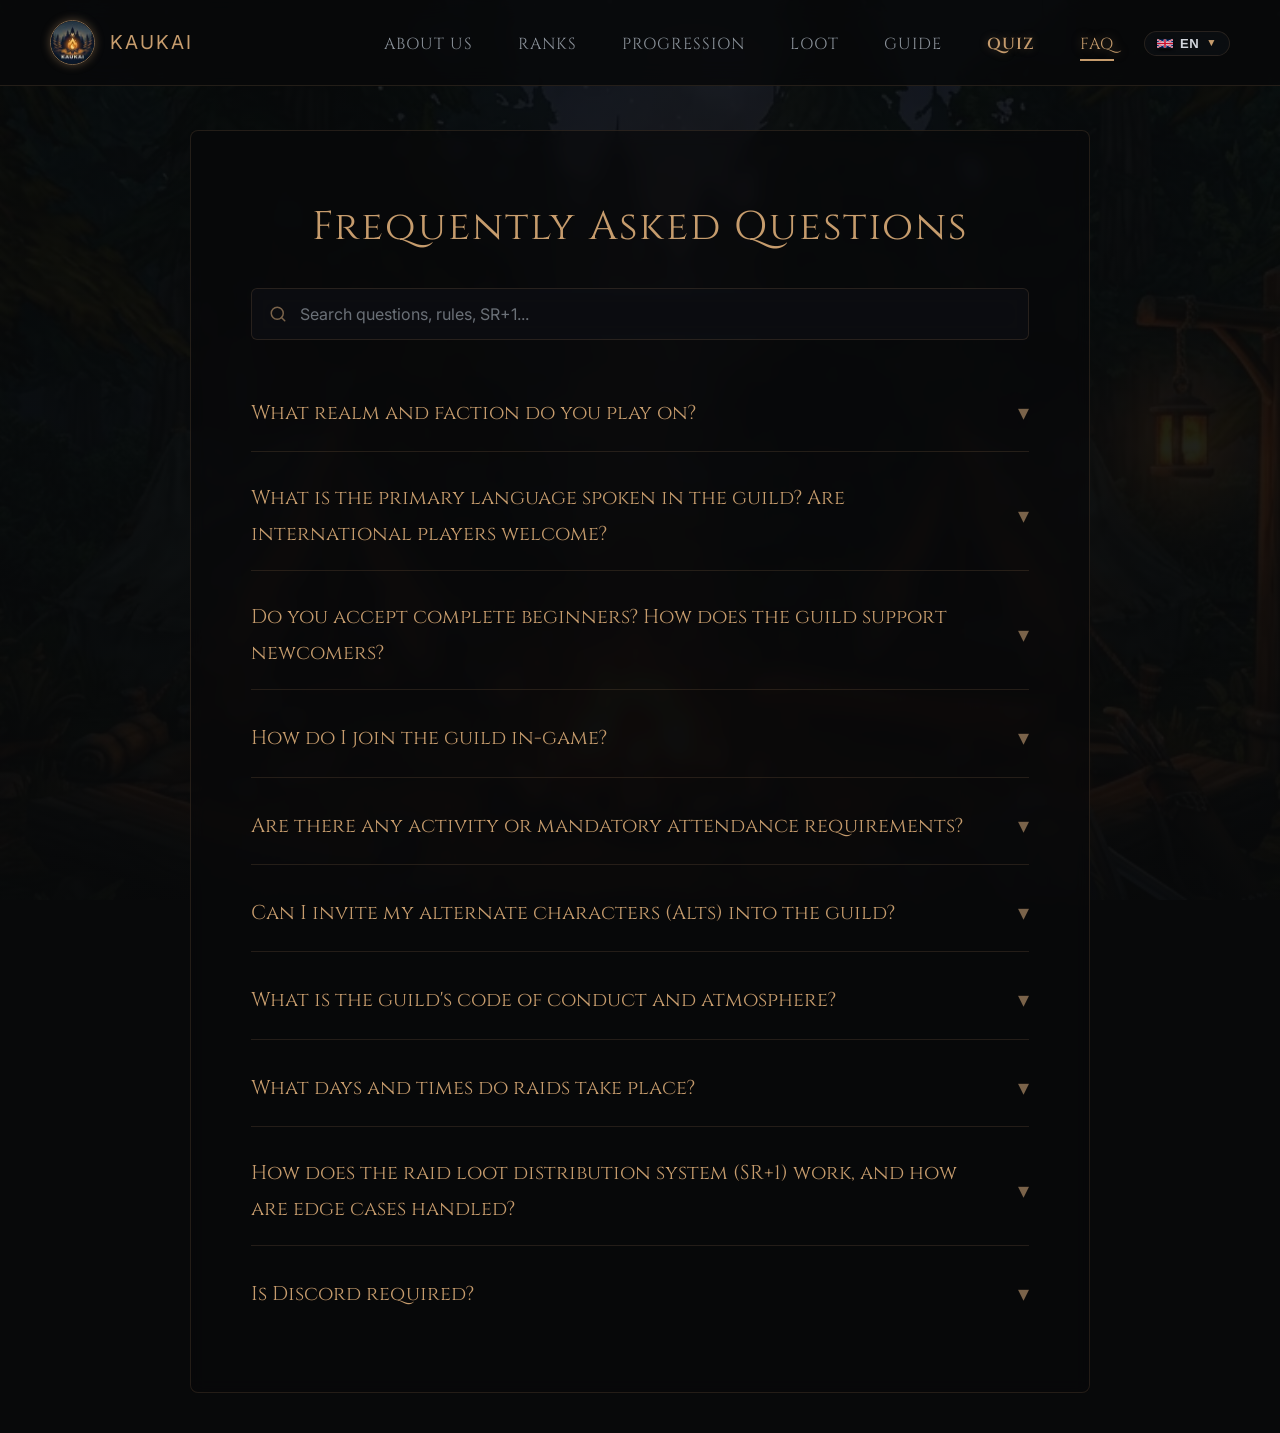
<file: en/duk.html>
<!DOCTYPE html>
<html lang="en">
<head>
    <meta charset="UTF-8">
    <meta http-equiv="refresh" content="0; url=faq.html">
    <title>Redirecting to FAQ...</title>
    <script>window.location.replace("faq.html");</script>
</head>
<body>
    <p>Redirecting to <a href="faq.html">FAQ</a>...</p>
</body>
</html>
</file>
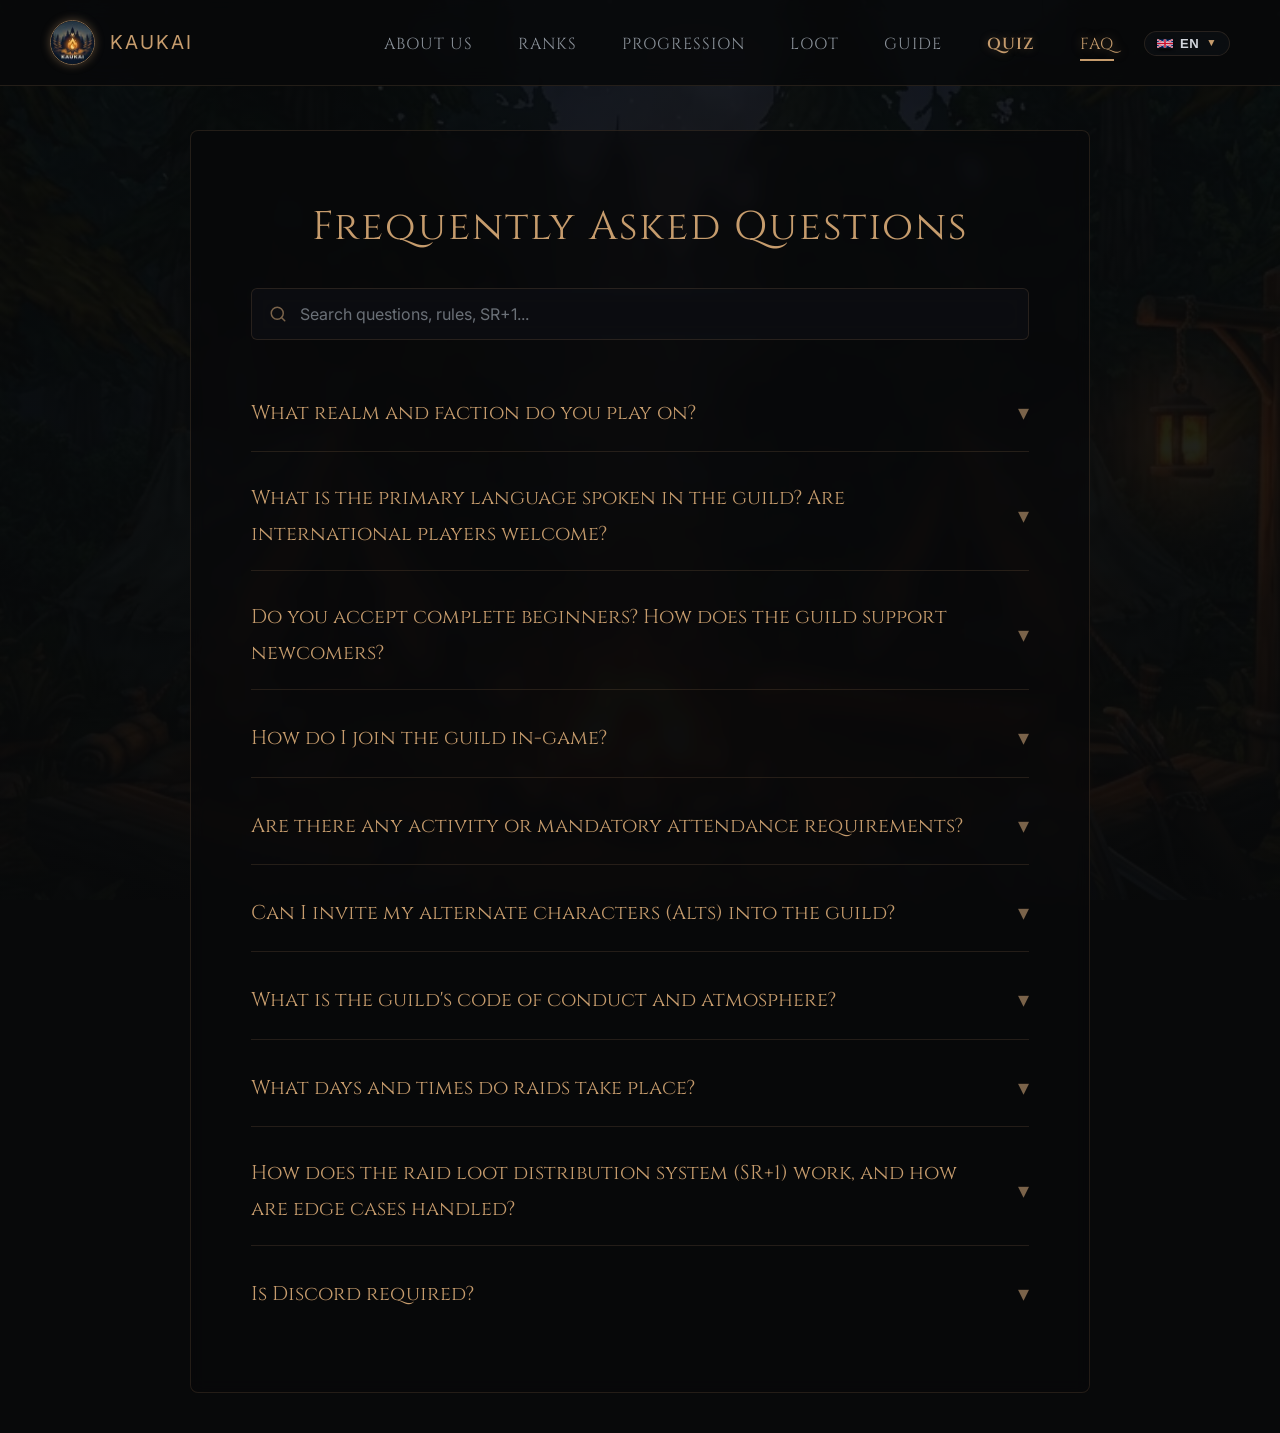
<file: en/faq.html>
<!DOCTYPE html>
<html lang="en">

<head>
    <meta charset="UTF-8">
    <meta name="viewport" content="width=device-width, initial-scale=1.0">
    <title>FAQ & Rules | Kaukai</title>
    <meta name="description"
        content="Frequently asked questions about the WoW Forever PvE realm, our primary Lithuanian language community policy, and SR+1 raid loot distribution.">
    <link rel="canonical" href="https://wow-kaukai.lt/en/faq.html">
    <link rel="icon" type="image/x-icon" href="../favicon.ico">
    <link rel="icon" type="image/png" sizes="32x32" href="../favicon-32x32.png">
    <link rel="apple-touch-icon" sizes="180x180" href="../apple-touch-icon.png">

    <!-- Open Graph / Discord / Facebook -->
    <meta property="og:type" content="article">
    <meta property="og:site_name" content="WoW Forever: Kaukai">
    <meta property="og:title" content="FAQ & SR+1 Raid Loot Rules | Kaukai">
    <meta property="og:description" content="Answers about our realm, language policy, welcoming international players, and fair SR+1 loot mechanics.">
    <meta property="og:image" content="https://wow-kaukai.lt/og_banner.jpg">
    <meta property="og:image:width" content="1200">
    <meta property="og:image:height" content="630">
    <meta property="og:image:type" content="image/jpeg">
    <meta property="og:url" content="https://wow-kaukai.lt/en/faq.html">

    <!-- Twitter Card -->
    <meta name="twitter:card" content="summary_large_image">
    <meta name="twitter:title" content="FAQ & SR+1 Raid Loot Rules | Kaukai">
    <meta name="twitter:description" content="Clear answers on our rules, loot distribution, and community expectations.">
    <meta name="twitter:image" content="https://wow-kaukai.lt/og_banner.jpg">

    <link rel="preconnect" href="https://fonts.googleapis.com">
    <link rel="preconnect" href="https://fonts.gstatic.com" crossorigin>
    <link href="https://fonts.googleapis.com/css2?family=Inter:wght@400;500;600&family=Cinzel:wght@400;600&display=swap"
        rel="stylesheet">
    <link rel="stylesheet" href="../style.css">
    <link rel="alternate" hreflang="lt" href="https://wow-kaukai.lt/duk.html">
    <link rel="alternate" hreflang="en" href="https://wow-kaukai.lt/en/faq.html">
    <link rel="alternate" hreflang="x-default" href="https://wow-kaukai.lt/duk.html">
</head>

<body class="testas-layout">

    <header id="site-header"></header>

    <main>
        <div class="quiz-container">
            <h1 class="section-title" style="margin-bottom: 25px;">Frequently Asked Questions</h1>

            <div class="search-container">
                <input type="text" id="faqSearchInput" class="search-input" placeholder="Search questions, rules, SR+1..." aria-label="Search FAQ">
                <svg class="search-icon" viewBox="0 0 24 24" aria-hidden="true"><circle cx="11" cy="11" r="8"></circle><line x1="21" y1="21" x2="16.65" y2="16.65"></line></svg>
            </div>

            <div class="faq-list">
                <details class="faq-item" name="faq-group">
                    <summary class="faq-question">What realm and faction do you play on?</summary>
                    <div class="faq-answer">
                        <p>We play on the <strong>WoW Forever</strong> realm and represent the <strong>Alliance</strong> faction. This is a <strong>PvE (Player vs Environment)</strong> realm, meaning open-world PvP combat only happens when you voluntarily enable your PvP flag. You can explore the world peacefully without fear of being ganked while questing.</p>
                    </div>
                </details>

                <details class="faq-item" name="faq-group">
                    <summary class="faq-question">What is the primary language spoken in the guild? Are international players welcome?</summary>
                    <div class="faq-answer">
                        <p>Our guild is predominantly <strong>Lithuanian-speaking</strong>. In-game chat, Discord text, and voice channels are conducted primarily in Lithuanian. However, international and English-speaking players are warmly accommodated! Many of our officers and raiders are fluent in English, and we gladly translate key raid instructions and answer gameplay questions.</p>
                    </div>
                </details>

                <details class="faq-item" name="faq-group">
                    <summary class="faq-question">Do you accept complete beginners? How does the guild support newcomers?</summary>
                    <div class="faq-answer">
                        <p style="margin-bottom: 12px;">Absolutely yes! Newcomers are always welcome. Our community fosters a calm, unhurried atmosphere with zero pressure to rush to level 60:</p>
                        <ul style="padding-left: 20px; margin-bottom: 12px; color: var(--text-muted); line-height: 1.8;">
                            <li style="margin-bottom: 8px;"><strong>Friendly guidance:</strong> If you don't understand something, ask anytime in guild chat (<code>/g</code>) or on Discord. Someone will always gladly explain.</li>
                            <li style="margin-bottom: 8px;"><strong>Group adventures:</strong> Veteran members and fellow levelers happily help with tough elite quests and team up for introductory 5-player dungeons.</li>
                        </ul>
                        <p>For practical gameplay mechanics — how questing works, where to travel when quests run dry, which profession synergies to pick, and how to save 100 gold for your level 40 mount — check out our dedicated <a href="guide.html" style="color: var(--gold); text-decoration: underline;">Beginner's Guide</a>.</p>
                    </div>
                </details>

                <details class="faq-item" name="faq-group">
                    <summary class="faq-question">How do I join the guild in-game?</summary>
                    <div class="faq-answer">
                        <p style="margin-bottom: 12px;">Joining is very easy:</p>
                        <ol style="padding-left: 20px; color: var(--text-muted); line-height: 1.8;">
                            <li style="margin-bottom: 8px;">In-game, type <code>/who Kaukai</code> in your chat box. You'll see online members — whisper any of them (<code>/w CharacterName</code>) and ask for an invite.</li>
                            <li style="margin-bottom: 8px;">Alternatively, join our Discord and post your character's name in the <strong><code>#bendra-pokalbiai</code></strong> channel, and an officer will send you an invite shortly.</li>
                        </ol>
                    </div>
                </details>

                <details class="faq-item" name="faq-group">
                    <summary class="faq-question">Are there any activity or mandatory attendance requirements?</summary>
                    <div class="faq-answer">
                        <p style="margin-bottom: 10px;">Our core motto is <strong>"Rest, not a second job"</strong>. We do not enforce daily logins, mandatory raid attendance, or activity quotas. Play whenever you have free time.</p>
                        <p><em>Our only request:</em> If you plan to take an extended break longer than 1–2 months, drop a quick note on Discord so your character isn't removed during routine inactive cleanups.</p>
                    </div>
                </details>

                <details class="faq-item" name="faq-group">
                    <summary class="faq-question">Can I invite my alternate characters (Alts) into the guild?</summary>
                    <div class="faq-answer">
                        <p>Yes, all of your alts are welcome! Once invited, simply set your player note in the guild window (<code>/guild</code>) with your main character's name so guildmates know who you are.</p>
                    </div>
                </details>

                <details class="faq-item" name="faq-group">
                    <summary class="faq-question">What is the guild's code of conduct and atmosphere?</summary>
                    <div class="faq-answer">
                        <p>We cherish a cozy, relaxed campfire atmosphere. We have zero tolerance for toxicity, political arguments, racism, harassment, or loot drama. In dungeons and raids, mistakes are viewed as natural learning opportunities — we support one another rather than pointing fingers.</p>
                    </div>
                </details>

                <details class="faq-item" name="faq-group">
                    <summary class="faq-question">What days and times do raids take place?</summary>
                    <div class="faq-answer">
                        <p><strong>TBD (To Be Decided).</strong> As our core group approaches level 60, we will run a community poll on Discord to choose the most convenient evenings for everyone (typically 2 nights per week, starting around 19:30–20:00 Lithuanian time / CET+1).</p>
                    </div>
                </details>

                <details class="faq-item" name="faq-group">
                    <summary class="faq-question">How does the raid loot distribution system (SR+1) work, and how are edge cases handled?</summary>
                    <div class="faq-answer">
                        <p style="margin-bottom: 15px;">We don't use complicated point systems (DKP) or chaotic free-for-alls. We run <strong>Soft-Reserve +1 (SR+1)</strong> — a clear, fair system:</p>
                        <ul style="padding-left: 20px; margin-bottom: 15px; color: var(--text-muted); line-height: 1.8;">
                            <li style="margin-bottom: 10px;"><strong>1. Soft-Reserve:</strong> Before the raid, each attendee selects 1 desired item via a Discord link from that raid's loot table.</li>
                            <li style="margin-bottom: 10px;"><strong>2. Roll for Reserve:</strong> When that item drops, only those who reserved it roll (<code>/roll 100</code>). If you were the sole person to reserve it, it is yours uncontested!</li>
                            <li style="margin-bottom: 10px;"><strong>3. The "+1" Rule:</strong> Each main item won adds a "+1" mark for that night. On subsequent drops, players who haven't won anything yet take priority (0 wins beat +1, and +1 beats +2).</li>
                            <li style="margin-bottom: 10px;"><strong>4. Unreserved Items (MS &gt; OS):</strong> Unreserved drops can be rolled by anyone for their primary role (Main Spec). If nobody needs it for their main role, it opens to secondary roles (Off-Spec).</li>
                            <li style="margin-bottom: 8px;"><strong>5. Core Priority (Main Tank &amp; Healers):</strong> Priority exceptions may be granted to the Main Tank and core Healers on vital survivability items to protect the entire group.</li>
                        </ul>
                        <p style="margin-bottom: 8px;"><strong>Edge Cases:</strong></p>
                        <ul style="padding-left: 20px; color: var(--text-muted); line-height: 1.8;">
                            <li style="margin-bottom: 6px;"><em>If your item doesn't drop:</em> Reserves are valid for that specific raid only — they do not roll over to future runs.</li>
                            <li style="margin-bottom: 6px;"><em>Changing reserves:</em> Once the first enemy in the instance is pulled, all reserves are permanently locked.</li>
                            <li style="margin-bottom: 6px;"><em>Leaving early:</em> If a player leaves early, their reserve is forfeited for any bosses killed after their departure.</li>
                        </ul>
                    </div>
                </details>

                <details class="faq-item" name="faq-group">
                    <summary class="faq-question">Is Discord required?</summary>
                    <div class="faq-answer">
                        <p>Discord is our primary hub for guild announcements, discussions, and raid sign-ups. During raids, <strong>listening</strong> on voice is required to follow tactical calls, but speaking on a microphone is never mandatory — communicating via text chat is completely fine. We strongly recommend that all members join our Discord.</p>
                    </div>
                </details>
            </div>

            <div class="no-results-msg" id="noResultsMsg">No matching questions found for your search.</div>
        </div>
    </main>

    <script src="../navbar.js"></script>
</body>

</html>
</file>
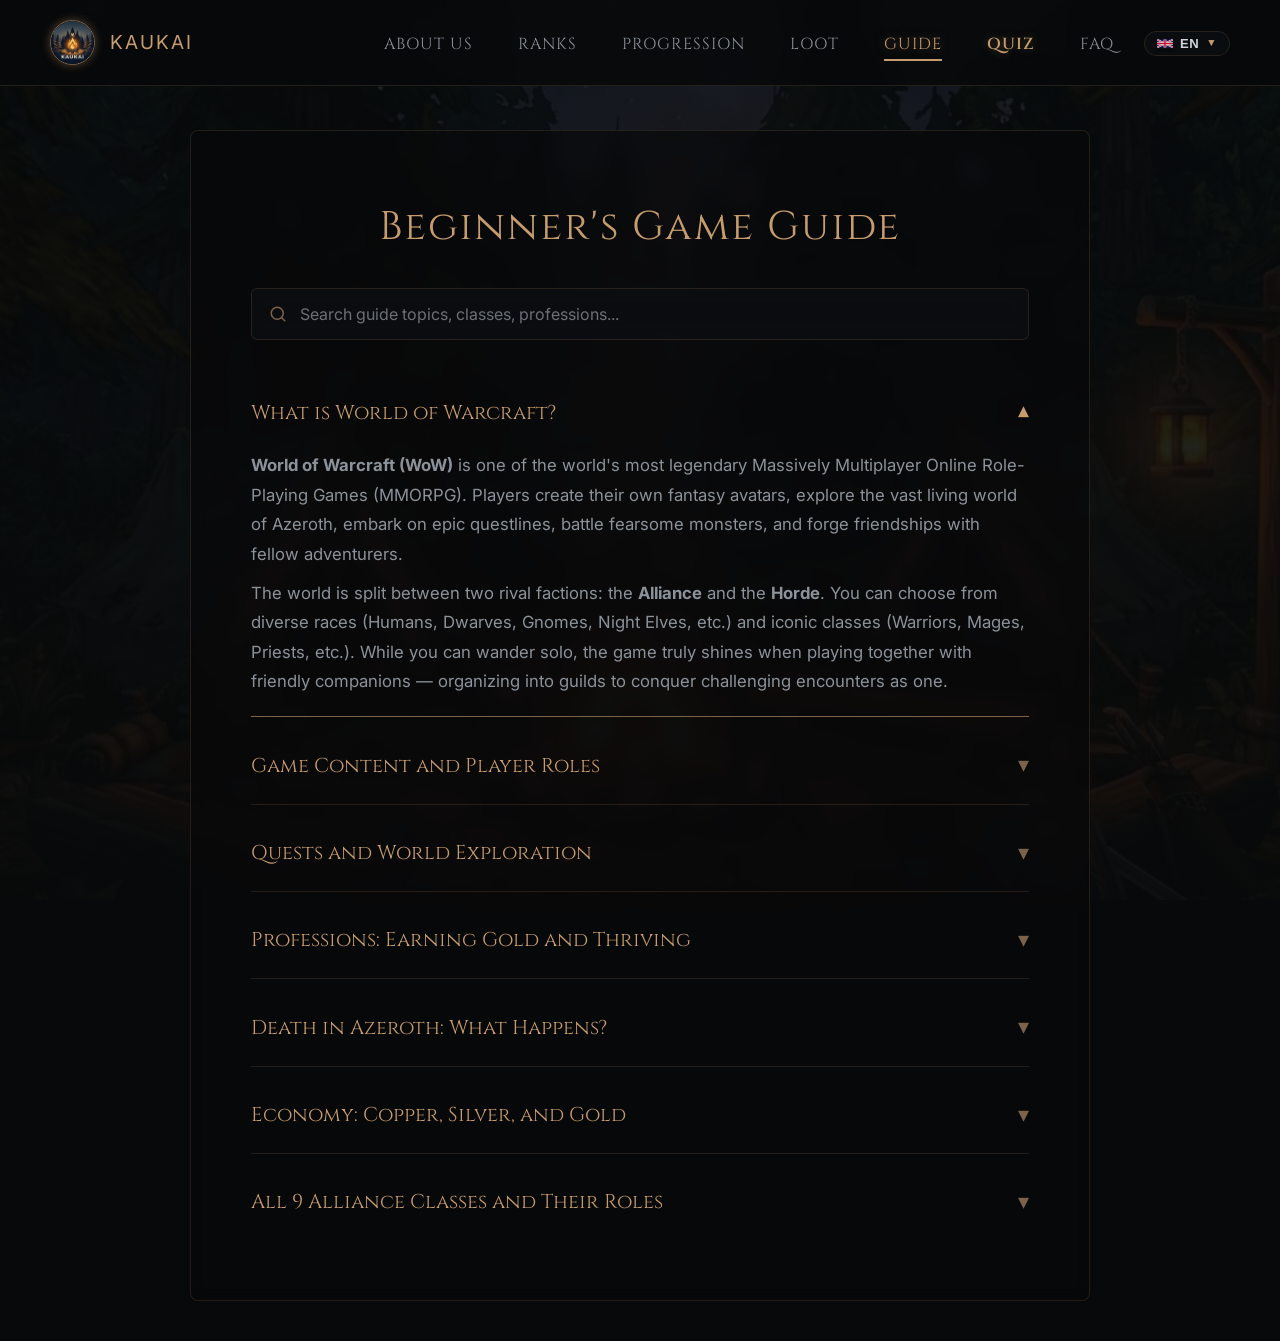
<file: en/gidas.html>
<!DOCTYPE html>
<html lang="en">
<head>
    <meta charset="UTF-8">
    <meta http-equiv="refresh" content="0; url=guide.html">
    <title>Redirecting to Guide...</title>
    <script>window.location.replace("guide.html");</script>
</head>
<body>
    <p>Redirecting to <a href="guide.html">Guide</a>...</p>
</body>
</html>
</file>
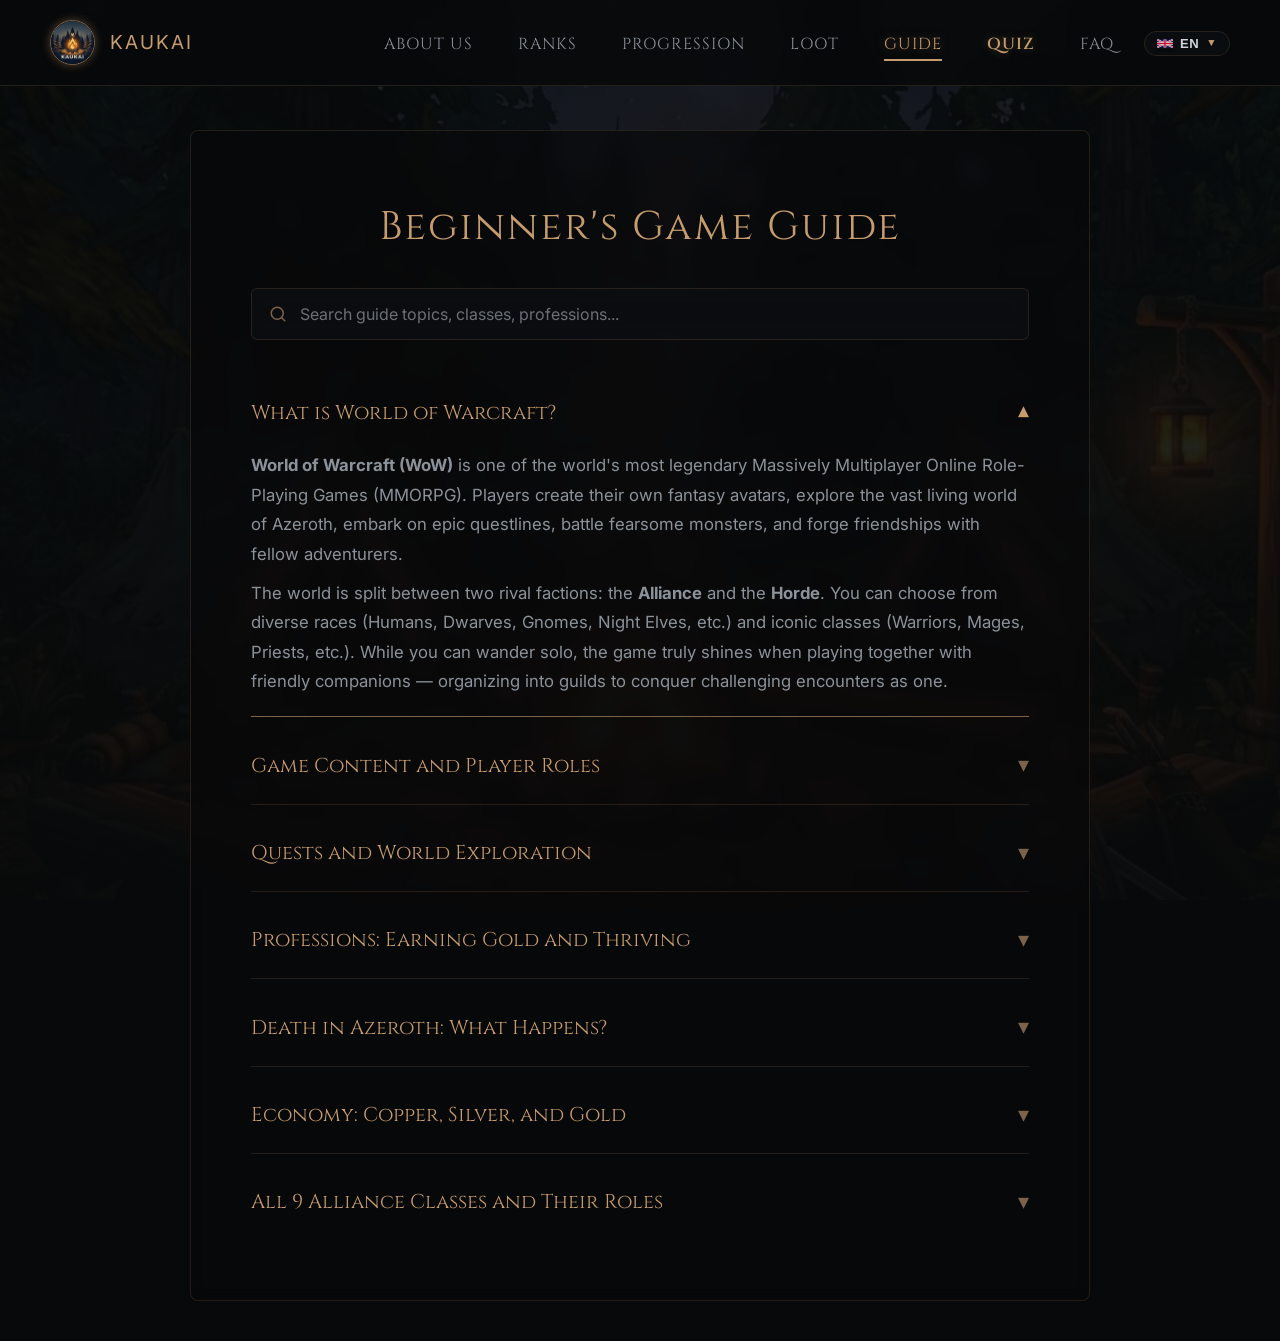
<file: en/guide.html>
<!DOCTYPE html>
<html lang="en">

<head>
    <meta charset="UTF-8">
    <meta name="viewport" content="width=device-width, initial-scale=1.0">
    <title>Beginner's Guide & Classes | Kaukai</title>
    <meta name="description"
        content="Comprehensive World of Warcraft starter guide: quests, professions, game economy, and overview of all 9 Alliance classes.">
    <link rel="canonical" href="https://wow-kaukai.lt/en/guide.html">
    <link rel="icon" type="image/x-icon" href="../favicon.ico">
    <link rel="icon" type="image/png" sizes="32x32" href="../favicon-32x32.png">
    <link rel="apple-touch-icon" sizes="180x180" href="../apple-touch-icon.png">

    <!-- Open Graph / Discord / Facebook -->
    <meta property="og:type" content="article">
    <meta property="og:site_name" content="WoW Forever: Kaukai">
    <meta property="og:title" content="Beginner's Guide & 9 Alliance Classes | Kaukai">
    <meta property="og:description" content="A gentle introduction to Azeroth: questing, professions, death, economy, and standardized class breakdowns.">
    <meta property="og:image" content="https://wow-kaukai.lt/og_banner.jpg">
    <meta property="og:image:width" content="1200">
    <meta property="og:image:height" content="630">
    <meta property="og:image:type" content="image/jpeg">
    <meta property="og:url" content="https://wow-kaukai.lt/en/guide.html">

    <!-- Twitter Card -->
    <meta name="twitter:card" content="summary_large_image">
    <meta name="twitter:title" content="Beginner's Guide & 9 Alliance Classes | Kaukai">
    <meta name="twitter:description" content="Master World of Warcraft fundamentals without feeling overwhelmed.">
    <meta name="twitter:image" content="https://wow-kaukai.lt/og_banner.jpg">

    <link rel="preconnect" href="https://fonts.googleapis.com">
    <link rel="preconnect" href="https://fonts.gstatic.com" crossorigin>
    <link href="https://fonts.googleapis.com/css2?family=Inter:wght@400;500;600&family=Cinzel:wght@400;600&display=swap"
        rel="stylesheet">
    <link rel="stylesheet" href="../style.css">
    <link rel="alternate" hreflang="lt" href="https://wow-kaukai.lt/gidas.html">
    <link rel="alternate" hreflang="en" href="https://wow-kaukai.lt/en/guide.html">
    <link rel="alternate" hreflang="x-default" href="https://wow-kaukai.lt/gidas.html">
</head>

<body class="testas-layout">

    <header id="site-header"></header>

    <main>
        <div class="quiz-container">
            <h1 class="section-title" style="margin-bottom: 25px;">Beginner's Game Guide</h1>

            <div class="search-container">
                <input type="text" id="guideSearchInput" class="search-input" placeholder="Search guide topics, classes, professions..." aria-label="Search guide">
                <svg class="search-icon" viewBox="0 0 24 24" aria-hidden="true"><circle cx="11" cy="11" r="8"></circle><line x1="21" y1="21" x2="16.65" y2="16.65"></line></svg>
            </div>

            <div class="faq-list">
                <details class="faq-item" name="guide-group" open>
                    <summary class="faq-question">What is World of Warcraft?</summary>
                    <div class="faq-answer">
                        <p><strong>World of Warcraft (WoW)</strong> is one of the world's most legendary Massively Multiplayer Online Role-Playing Games (MMORPG). Players create their own fantasy avatars, explore the vast living world of Azeroth, embark on epic questlines, battle fearsome monsters, and forge friendships with fellow adventurers.</p>
                        <p style="margin-top: 10px;">The world is split between two rival factions: the <strong>Alliance</strong> and the <strong>Horde</strong>. You can choose from diverse races (Humans, Dwarves, Gnomes, Night Elves, etc.) and iconic classes (Warriors, Mages, Priests, etc.). While you can wander solo, the game truly shines when playing together with friendly companions — organizing into guilds to conquer challenging encounters as one.</p>
                    </div>
                </details>

                <details class="faq-item" name="guide-group">
                    <summary class="faq-question">Game Content and Player Roles</summary>
                    <div class="faq-answer">
                        <p style="margin-bottom: 15px;">World of Warcraft offers a rich spectrum of adventures — from relaxed open-world questing to intense coordinated group battles. Core group content includes:</p>
                        <ul style="padding-left: 20px; margin-bottom: 15px; color: var(--text-muted); line-height: 1.8;">
                            <li style="margin-bottom: 8px;"><strong>Dungeons:</strong> Designed for 5-player parties. Requires solid teamwork to defeat elite enemies and challenging bosses.</li>
                            <li style="margin-bottom: 8px;"><strong>Raids:</strong> The pinnacle of PvE challenges, built for 20 or 40-player armies. Here lie Azeroth's greatest perils and most coveted treasures.</li>
                            <li style="margin-bottom: 8px;"><strong>PvP (Player vs Player):</strong> Skirmishes between Alliance and Horde heroes in structured Battlegrounds or the open world.</li>
                        </ul>
                        <p style="margin-bottom: 15px;">In group content, each player fulfills one of three essential roles:</p>
                        <ul style="padding-left: 20px; margin-bottom: 15px; color: var(--text-muted); line-height: 1.8;">
                            <li style="margin-bottom: 8px;"><strong>Tank:</strong> The vanguard shield. The tank's job is holding monster threat (aggro) so foes strike them rather than fragile teammates. Tanks wear the thickest armor.</li>
                            <li style="margin-bottom: 8px;"><strong>Healer:</strong> The party's lifeblood. Their duty is monitoring health bars (especially the tank's), replenishing lost hit points, dispelling debuffs, and reviving fallen allies.</li>
                            <li style="margin-bottom: 8px;"><strong>Damage Dealer (DPS):</strong> The offensive force. Their task is eliminating threats swiftly (in melee or from distance) while the tank maintains control and the healer restores health.</li>
                        </ul>
                        <p style="margin-bottom: 8px;"><strong>Dungeon Etiquette (5-Player Party Rules):</strong></p>
                        <ul style="padding-left: 20px; color: var(--text-muted); line-height: 1.8;">
                            <li style="margin-bottom: 6px;"><strong>Let the tank pull:</strong> Never attack unengaged monsters first — wait for the tank to initiate and establish threat.</li>
                            <li style="margin-bottom: 6px;"><strong>Watch the healer's mana:</strong> Before engaging the next pack, make sure your healer has sufficient mana (the blue bar).</li>
                            <li style="margin-bottom: 6px;"><strong>Need vs. Greed:</strong> Only roll <em>Need</em> on items that are an immediate upgrade for your current main role. Roll <em>Greed</em> on items intended for selling or off-spec.</li>
                        </ul>
                    </div>
                </details>

                <details class="faq-item" name="guide-group">
                    <summary class="faq-question">Quests and World Exploration</summary>
                    <div class="faq-answer">
                        <p style="margin-bottom: 15px;">Most experience points (XP) in Classic WoW are earned by completing quests. Here are the core conventions to remember:</p>
                        <ul style="padding-left: 20px; margin-bottom: 15px; color: var(--text-muted); line-height: 1.8;">
                            <li style="margin-bottom: 8px;"><strong>Exclamation Mark (!):</strong> A yellow exclamation point over an NPC means an available quest for your level. A gray exclamation point indicates your character is not yet high enough level.</li>
                            <li style="margin-bottom: 8px;"><strong>Question Mark (?):</strong> A yellow question mark means the quest objectives are complete and you can claim your reward. A gray question mark means you still have unfinished objectives.</li>
                            <li style="margin-bottom: 8px;"><strong>Read the quest text:</strong> Classic WoW does not show map pins, glowing arrows, or automated GPS trail markers. Quest dialogs tell you exactly where to head (e.g. "head east along the riverbank past the mill") and what to search for.</li>
                        </ul>
                        <p style="margin-top: 15px; margin-bottom: 10px;"><strong>What to do if you run out of quests?</strong><br>In Classic WoW, quests do not follow a single linear railroad. If you run out of quests or they become too high level (orange/red):</p>
                        <ul style="padding-left: 20px; color: var(--text-muted); line-height: 1.8;">
                            <li style="margin-bottom: 8px;"><strong>Travel to other racial zones:</strong> The Alliance has multiple zones for every level range. Humans can take the Deeprun Tram to Dwarf lands to explore Loch Modan or Darkshore.</li>
                            <li style="margin-bottom: 8px;"><strong>Check taverns and watchposts:</strong> Explore every crossroad and settlement for yellow exclamation marks (<code>!</code>).</li>
                            <li style="margin-bottom: 8px;"><strong>Run 5-man dungeons:</strong> Dungeons provide huge bursts of quest experience and great gear upgrades.</li>
                            <li style="margin-bottom: 8px;"><strong>Ask in guild chat:</strong> Just ask in <code>/g</code> — guildmates will gladly suggest the best leveling zone for your current level.</li>
                        </ul>
                    </div>
                </details>

                <details class="faq-item" name="guide-group">
                    <summary class="faq-question">Professions: Earning Gold and Thriving</summary>
                    <div class="faq-answer">
                        <p style="margin-bottom: 15px;">Professions allow you to gather raw materials, craft powerful gear, and build a steady income. They are divided into two categories: <strong>Primary</strong> (you can choose up to 2) and <strong>Secondary</strong> (you can learn all 3).</p>

                        <p style="margin-top: 15px; margin-bottom: 10px;"><strong>1. Primary Profession Synergies (Choose up to 2):</strong><br>Every crafting profession naturally pairs with a specific gathering profession so you don't have to buy expensive materials on the Auction House:</p>
                        <div class="table-responsive">
                            <table class="guide-table">
                                <thead>
                                    <tr>
                                        <th>Profession Synergy (Pair)</th>
                                        <th>Best Suited For</th>
                                        <th>How It Works &amp; Key Benefits</th>
                                    </tr>
                                </thead>
                                <tbody>
                                    <tr>
                                        <td><strong>Herbalism + Alchemy</strong></td>
                                        <td>All Classes</td>
                                        <td>Gather wild herbs to brew health/mana potions, stat elixirs, and endgame flasks. Indispensable and consistently profitable for level 60 raiding.</td>
                                    </tr>
                                    <tr>
                                        <td><strong>Mining + Blacksmithing</strong></td>
                                        <td>Warriors, Paladins</td>
                                        <td>Mine ore veins to forge heavy Mail and Plate armor, shields, weapons, and weapon sharpening stones.</td>
                                    </tr>
                                    <tr>
                                        <td><strong>Mining + Engineering</strong></td>
                                        <td>All Classes<br><em>(especially PvP &amp; Tanks)</em></td>
                                        <td>Turn ore and metal into bombs, stun grenades, AoE explosives, scopes, and unique gadgets. Offers the highest utility in the game.</td>
                                    </tr>
                                    <tr>
                                        <td><strong>Skinning + Leatherworking</strong></td>
                                        <td>Rogues, Druids, Hunters, Shamans</td>
                                        <td>Skin defeated beasts to craft Leather and Mail armor, quivers, and armor reinforcement kits.</td>
                                    </tr>
                                    <tr>
                                        <td><strong>Tailoring + Enchanting</strong></td>
                                        <td>Mages, Warlocks, Priests</td>
                                        <td><em>Requires no gathering skill!</em> Weave Cloth dropped by humanoids into bags and robes, then Disenchant crafted gear into magical dust to permanently enchant equipment.</td>
                                    </tr>
                                    <tr>
                                        <td><strong>Skinning + Mining / Herbalism</strong><br><em>(Dual Gathering)</em></td>
                                        <td>Beginners &amp; Gold Savers</td>
                                        <td>Two gathering skills. Sell all collected hides, ores, and herbs on the Auction House — the fastest and easiest way to save 100 gold for your level 40 mount!</td>
                                    </tr>
                                </tbody>
                            </table>
                        </div>

                        <p style="margin-top: 25px; margin-bottom: 10px;"><strong>2. Secondary Professions (Learn all 3!):</strong><br>These never count toward your 2-profession limit, so every adventurer can and should master all three:</p>
                        <div class="table-responsive">
                            <table class="guide-table">
                                <thead>
                                    <tr>
                                        <th>Secondary Profession</th>
                                        <th>Requirements &amp; Materials</th>
                                        <th>What It Is Good For &amp; Benefits</th>
                                    </tr>
                                </thead>
                                <tbody>
                                    <tr>
                                        <td><strong>First Aid</strong></td>
                                        <td>Cloth drops (Linen, Wool, Silk, Mageweave, Runecloth) looted from humanoid enemies.</td>
                                        <td><strong>Mandatory for every class!</strong> Turns spare cloth into bandages that rapidly restore health in or out of combat without spending mana or buying food. Essential for Warriors, Rogues, Hunters, and Warlocks.</td>
                                    </tr>
                                    <tr>
                                        <td><strong>Cooking</strong></td>
                                        <td>Meat from beasts or fish caught via <strong>Fishing</strong>, basic spices, and a campfire or stove.</td>
                                        <td>Cooked meals quickly recover health between fights and grant long-lasting <strong>"Well Fed"</strong> stat buffs (extra Stamina, Spirit, or Attack Power) that are invaluable in dungeons and raids.</td>
                                    </tr>
                                    <tr>
                                        <td><strong>Fishing</strong></td>
                                        <td>A Fishing Pole, optional lures (Shiny Baubles), and any body of water.</td>
                                        <td>Directly fuels <strong>Cooking</strong> (free food supply) and <strong>Alchemy</strong> (alchemists pay top gold for Oily Blackmouth, Firefin Snapper, and Stonescale Eel for raid potions). A relaxing, steady gold-maker!</td>
                                    </tr>
                                </tbody>
                            </table>
                        </div>
                    </div>
                </details>

                <details class="faq-item" name="guide-group">
                    <summary class="faq-question">Death in Azeroth: What Happens?</summary>
                    <div class="faq-answer">
                        <p style="margin-bottom: 15px;">Death is never permanent in World of Warcraft, but it carries a tangible consequence:</p>
                        <ul style="padding-left: 20px; margin-bottom: 15px; color: var(--text-muted); line-height: 1.8;">
                            <li style="margin-bottom: 8px;"><strong>The Ghost Run:</strong> When you perish, your spirit awakens at the nearest graveyard as a ghost. Run back to your body and click "Resurrect" to return to life.</li>
                            <li style="margin-bottom: 8px;"><strong>Durability Degradation:</strong> Every death deducts 10% durability from equipped armor and weapons. When durability hits 0%, an item loses all benefits until repaired at a blacksmith or armorer for gold.</li>
                            <li style="margin-bottom: 8px;"><strong>The Spirit Healer:</strong> If you die in an unreachable abyss, the graveyard angel can resurrect you on the spot. <strong>Warning:</strong> This causes an additional 25% durability penalty to your entire inventory and inflicts a 10-minute "Resurrection Sickness" that severely reduces your stats. Use only as a last resort!</li>
                        </ul>
                    </div>
                </details>

                <details class="faq-item" name="guide-group">
                    <summary class="faq-question">Economy: Copper, Silver, and Gold</summary>
                    <div class="faq-answer">
                        <p style="margin-bottom: 15px;">The monetary system is straightforward, but currency is scarce in early levels. Here is how it functions:</p>
                        <ul style="padding-left: 20px; margin-bottom: 15px; color: var(--text-muted); line-height: 1.8;">
                            <li style="margin-bottom: 8px;"><strong>Currency Tiers:</strong> 100 Copper = 1 Silver. 100 Silver = 1 Gold.</li>
                            <li style="margin-bottom: 8px;"><strong>Vendor Junk:</strong> Sell all gray (Poor) items to any merchant immediately. They exist purely to generate pocket change.</li>
                            <li style="margin-bottom: 8px;"><strong>Auction House:</strong> Green (Uncommon) and Blue (Rare) items or gathered trade materials (ores, herbs, cloth) are best sold at the Auction House in major Alliance cities (such as Stormwind or Ironforge), where other players will pay far more than generic vendors.</li>
                            <li style="margin-bottom: 8px;"><strong>Save for Your Mount:</strong> At level 40, your first mount and riding training cost nearly 100 gold. Only purchase the spell ranks you actively use and conserve your wealth!</li>
                        </ul>
                    </div>
                </details>

                <details class="faq-item" name="guide-group">
                    <summary class="faq-question">All 9 Alliance Classes and Their Roles</summary>
                    <div class="faq-answer">
                        <p style="margin-bottom: 15px;">
                            In Classic World of Warcraft, player roles fall into three core specializations:
                            <strong>Tanks</strong> (shielding allies), <strong>Healers</strong> (preserving life), and
                            <strong>Damage Dealers / DPS</strong> (destroying foes). On our realm, the Alliance commands 9 distinct classes:
                        </p>

                        <div class="classes-grid">
                            <div class="class-card">
                                <h4>Warrior</h4>
                                <div class="minimal-role">Tank / Melee DPS • Plate Armor</div>
                                <p>The ultimate vanguard fighter and premier raid tank. Dons the heaviest plate armor, commands enemy threat, or unleashes devastating melee physical damage. Empowers the party with vital Battle Shout attack power and delivers deadly weapon strikes.</p>
                            </div>

                            <div class="class-card">
                                <h4>Paladin</h4>
                                <div class="minimal-role">Healer / Tank / Melee DPS • Blessings & Auras</div>
                                <p>Holy champion of the Alliance and an unyielding pillar on the battlefield. Features exceptionally efficient single-target healing, wears heavy plate armor, and relies on invulnerability shields (Divine Shield). Bestows indispensable party Blessings, defensive Auras, and resurrects fallen comrades.</p>
                            </div>

                            <div class="class-card">
                                <h4>Priest</h4>
                                <div class="minimal-role">Healer / Ranged Magic • Holy Shields & Shadow</div>
                                <p>The most versatile and essential raid healer in Azeroth. Wears cloth armor, shielding allies with sacred absorption barriers or flaying enemy minds with shadow magic. Bolsters the entire group's health pool with the iconic Power Word: Fortitude stamina buff.</p>
                            </div>

                            <div class="class-card">
                                <h4>Shaman</h4>
                                <div class="minimal-role">Healer / Hybrid DPS • Totemic Power & Elements</div>
                                <p>Master of primal elements, blending natural forces with physical martial prowess. Wears mail armor, heals multiple allies simultaneously with Chain Heal, or strikes foes with lightning and fire. Plants elemental totems that grant massive melee attack speed, mana regeneration, and elemental resistances.</p>
                            </div>

                            <div class="class-card">
                                <h4>Mage</h4>
                                <div class="minimal-role">Ranged Magic (DPS) • Crowd Control & Portals</div>
                                <p>Master of arcane, flame, and frost destructive spellcasting. Wears cloth armor, decimating enemy packs with unparalleled area-of-effect (AoE) damage while locking down encounters with freezes and Polymorph. Provides the party with complimentary food, conjured water, intellect buffs, and convenient teleportation portals.</p>
                            </div>

                            <div class="class-card">
                                <h4>Warlock</h4>
                                <div class="minimal-role">Ranged Magic (DPS) • Curses, Demons & Summons</div>
                                <p>Practitioner of the dark arts who binds demonic minions to his will. Wears cloth armor, slowly draining enemy vitality through debilitating damage-over-time curses and shadow magic. Supplies allies with healing Healthstones, wards off wipes with Soulstones, and summons absent raid members across Azeroth.</p>
                            </div>

                            <div class="class-card">
                                <h4>Rogue</h4>
                                <div class="minimal-role">Melee DPS • Stealth, Traps & Poisons</div>
                                <p>Lethal assassin of the shadows, striking silently and swiftly from behind. Wears leather armor, coats dual weapons with potent poisons, and unleashes massive burst damage from stealth. Disables priority targets, reliably interrupts spellcasters (Kick), and unlocks trapped dungeon mechanisms and lockboxes.</p>
                            </div>

                            <div class="class-card">
                                <h4>Hunter</h4>
                                <div class="minimal-role">Ranged Physical (DPS) • Beasts, Traps & Survival</div>
                                <p>Wilderness marksman fighting in tandem with a loyal bonded pet. Wears mail armor, attacks from range with bows or guns, and controls the battlefield through utility traps. Safely pulls dangerous monsters to the tank and provides an attack power aura for ranged squad members.</p>
                            </div>

                            <div class="class-card">
                                <h4>Druid</h4>
                                <div class="minimal-role">Versatile Hybrid • Tank, Healer, or Damage Dealer</div>
                                <p>Guardian of nature capable of shapeshifting instantly to fit any encounter. Wears leather armor and flexibly serves as a sturdy bear tank, a swift cat predator, or a healing druid. Provides party-wide Mark of the Wild blessings, emergency mana restoration (Innervate), and in-combat resurrection.</p>
                            </div>
                        </div>
                    </div>
                </details>
            </div>

            <div class="no-results-msg" id="noResultsMsg">No matching guide topics or classes found for your search.</div>
        </div>
    </main>

    <script src="../navbar.js"></script>
</body>
</html>
</file>
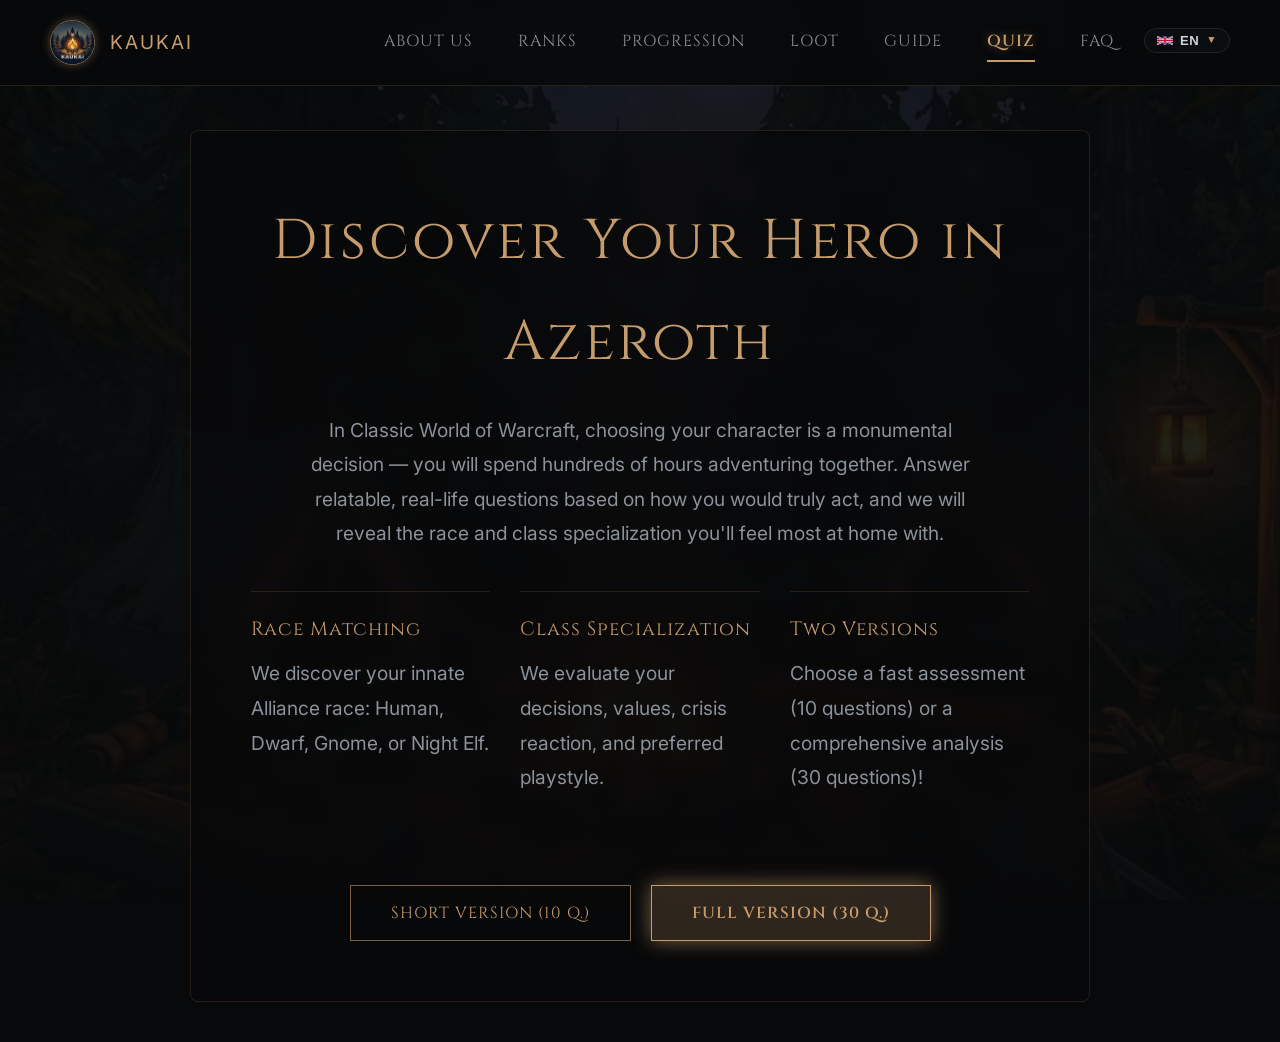
<file: en/quiz.html>
<!DOCTYPE html>
<html lang="en">

<head>
    <meta charset="UTF-8">
    <meta name="viewport" content="width=device-width, initial-scale=1.0">
    <title>Character Quiz | Kaukai</title>
    <meta name="description"
        content="Answer everyday scenario questions and discover which Classic World of Warcraft race and specialization fits your natural playstyle and temperament!">
    <link rel="canonical" href="https://wow-kaukai.lt/en/quiz.html">
    <link rel="icon" type="image/x-icon" href="../favicon.ico">
    <link rel="icon" type="image/png" sizes="32x32" href="../favicon-32x32.png">
    <link rel="apple-touch-icon" sizes="180x180" href="../apple-touch-icon.png">

    <!-- Open Graph / Discord / Facebook -->
    <meta property="og:type" content="website">
    <meta property="og:site_name" content="WoW Forever: Kaukai">
    <meta property="og:title" content="Find Your Calling in Azeroth | Kaukai Character Quiz">
    <meta property="og:description" content="Interactive 10 or 30-question quiz: discover your natural Alliance race, class, and spec in Classic WoW!">
    <meta property="og:image" content="https://wow-kaukai.lt/og_banner.jpg">
    <meta property="og:image:width" content="1200">
    <meta property="og:image:height" content="630">
    <meta property="og:image:type" content="image/jpeg">
    <meta property="og:url" content="https://wow-kaukai.lt/en/quiz.html">

    <!-- Twitter Card -->
    <meta name="twitter:card" content="summary_large_image">
    <meta name="twitter:title" content="Find Your Calling in Azeroth | Kaukai Character Quiz">
    <meta name="twitter:description" content="Discover your true path across 27 Classic specializations and 12 psychological trait vectors.">
    <meta name="twitter:image" content="https://wow-kaukai.lt/og_banner.jpg">

    <link rel="preconnect" href="https://fonts.googleapis.com">
    <link rel="preconnect" href="https://fonts.gstatic.com" crossorigin>
    <link href="https://fonts.googleapis.com/css2?family=Inter:wght@400;500;600&family=Cinzel:wght@400;600&display=swap"
        rel="stylesheet">
    <link rel="stylesheet" href="../style.css">
    <link rel="alternate" hreflang="lt" href="https://wow-kaukai.lt/testas.html">
    <link rel="alternate" hreflang="en" href="https://wow-kaukai.lt/en/quiz.html">
    <link rel="alternate" hreflang="x-default" href="https://wow-kaukai.lt/testas.html">
</head>

<body class="testas-layout">

    <header id="site-header"></header>

    <main>
        <div class="quiz-container">

            <!-- START SCREEN -->
            <div id="start-screen">
                <h1>Discover Your Hero in Azeroth</h1>
                <p>
                    In Classic World of Warcraft, choosing your character is a monumental decision — you will spend hundreds of hours adventuring together.
                    Answer relatable, real-life questions based on how you would truly act, and we will reveal the race and class specialization you'll feel most at home with.
                </p>

                <div class="info-grid">
                    <div class="info-box">
                        <h4>Race Matching</h4>
                        <p>We discover your innate Alliance race: Human, Dwarf, Gnome, or Night Elf.</p>
                    </div>
                    <div class="info-box">
                        <h4>Class Specialization</h4>
                        <p>We evaluate your decisions, values, crisis reaction, and preferred playstyle.</p>
                    </div>
                    <div class="info-box">
                        <h4>Two Versions</h4>
                        <p>Choose a fast assessment (10 questions) or a comprehensive analysis (30 questions)!</p>
                    </div>
                </div>

                <div class="cta-group" style="justify-content: center;">
                    <button class="btn" onclick="startQuiz('short')">Short Version (10 q.)</button>
                    <button class="btn btn-primary" onclick="startQuiz('long')">Full Version (30 q.)</button>
                </div>
            </div>

            <!-- QUIZ SCREEN -->
            <div id="quiz-screen">
                <div class="quiz-header">
                    <span id="phase-badge">Race Selection</span>
                    <span id="question-counter">Question 1 of 30</span>
                </div>

                <div class="progress-bar">
                    <div class="progress-fill" id="progress-fill"></div>
                </div>

                <div class="question-title" id="question-text">
                    Question text loading...
                </div>

                <div class="options-list" id="options-container">
                    <!-- Dynamically generated options -->
                </div>

                <div class="quiz-footer">
                    <button class="btn-text" id="prev-btn" onclick="previousQuestion()" disabled>
                        Previous question
                    </button>
                    <span style="font-size: 0.85rem; color: var(--text-muted);">
                        Keyboard: A, B, C
                    </span>
                </div>
            </div>

            <!-- RESULT SCREEN -->
            <div id="result-screen">
                <div class="result-subtitle">Your Destiny in Azeroth</div>
                <h2 class="result-hero" id="result-hero-name">Dwarf Shaman</h2>
                <div class="result-spec" id="result-hero-spec">Elemental</div>

                <div class="result-desc" id="result-desc">
                    Description loading...
                </div>

                <div class="traits-list" id="traits-container"></div>

                <div class="result-actions">
                    <button class="btn btn-primary" onclick="resetQuiz()">Try Again</button>
                    <button class="btn" id="switch-version-btn">Try Other Version</button>
                </div>
                <div style="text-align: center; margin-top: 40px; padding-top: 30px; border-top: 1px solid rgba(255, 255, 255, 0.1);">
                    <p style="color: var(--text-muted); font-size: 1.1rem; margin-bottom: 15px;">Now that you know your destiny, prepare for your journey:</p>
                    <a href="guide" class="btn" style="border: 2px solid var(--gold); color: var(--gold); background: rgba(212, 175, 55, 0.1);">Read Beginner's Guide</a>
                </div>
            </div>

        </div>
    </main>

    <script src="../quiz-data-en.js"></script>
    <script src="../quiz-engine.js"></script>
    <script src="../navbar.js"></script>
</body>

</html>
</file>
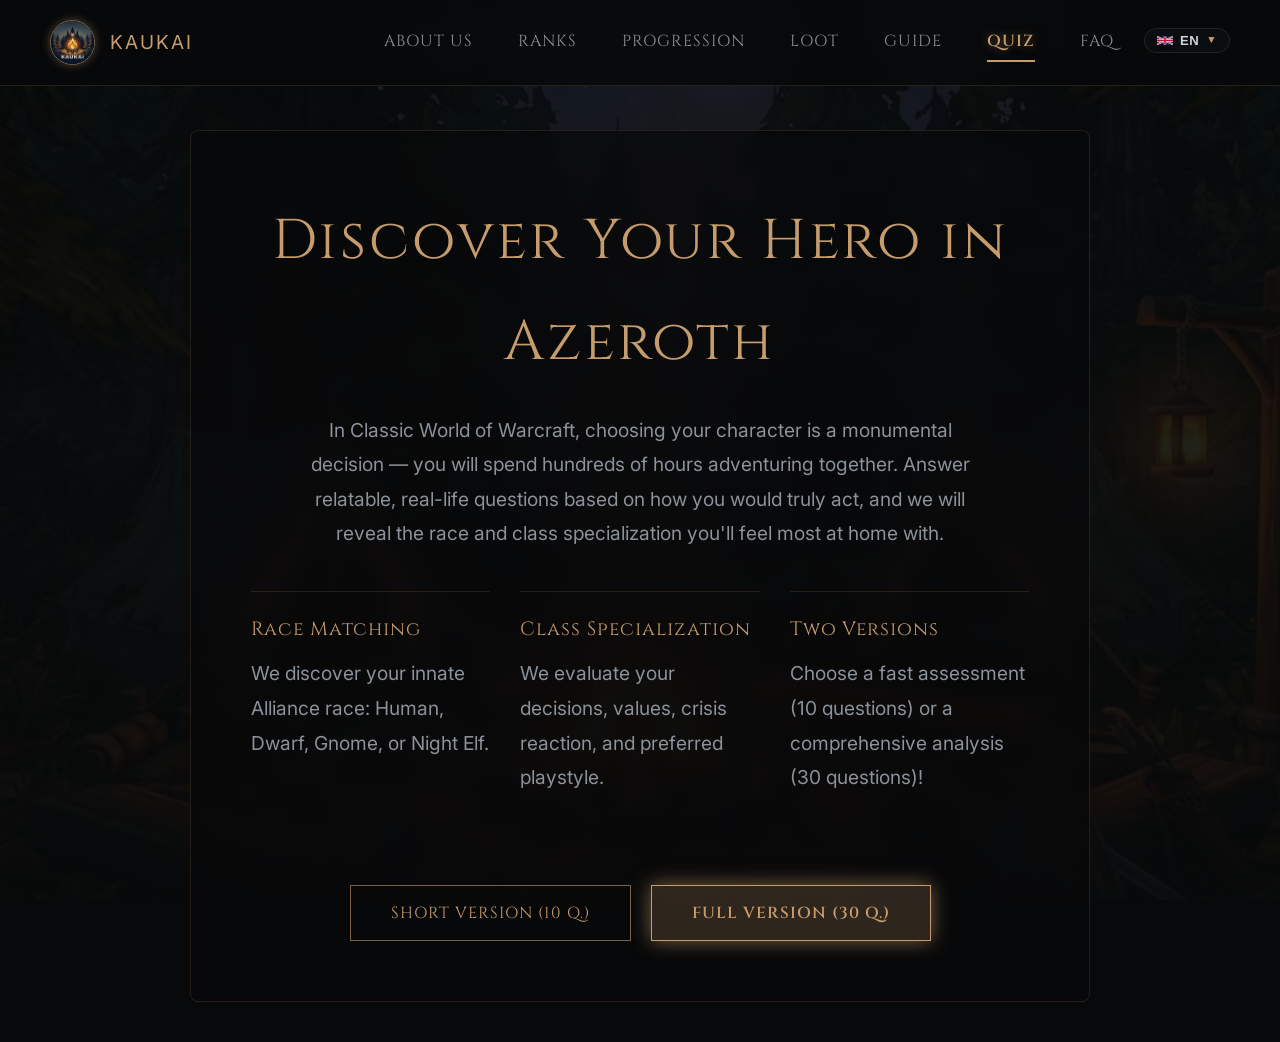
<file: en/testas.html>
<!DOCTYPE html>
<html lang="en">
<head>
    <meta charset="UTF-8">
    <meta http-equiv="refresh" content="0; url=quiz.html">
    <title>Redirecting to Quiz...</title>
    <script>window.location.replace("quiz.html");</script>
</head>
<body>
    <p>Redirecting to <a href="quiz.html">Quiz</a>...</p>
</body>
</html>
</file>
<file: style.css>
:root {
    --bg-color: #08090a;
    --gold: #c69c6d;
    --gold-dim: #7a634a;
    --text-main: #d1d5db;
    --text-muted: #8b929a;
    --border-subtle: rgba(198, 156, 109, 0.15);
}

html {
    scroll-behavior: smooth;
    scroll-padding-top: 95px;
}

* {
    box-sizing: border-box;
    margin: 0;
    padding: 0;
}

body {
    background-color: var(--bg-color);
    background-image:
        linear-gradient(to bottom, rgba(8, 9, 10, 0.85), rgba(8, 9, 10, 0.95)),
        url('cozy_forest_camp.webp');
    background-size: cover;
    background-position: center;
    background-attachment: fixed;
    color: var(--text-main);
    font-family: 'Inter', sans-serif;
    line-height: 1.8;
    font-weight: 400;
    font-size: 1.15rem;
    -webkit-font-smoothing: antialiased;
}

/* For testas.html layout */
body.testas-layout {
    min-height: 100vh;
    display: flex;
    flex-direction: column;
}

h1,
h2,
h3,
h4 {
    font-family: 'Cinzel', serif;
    color: var(--gold);
    font-weight: 400;
    letter-spacing: 0.05em;
}

/* ==================
   SHARED COMPONENTS 
   ================== */
.btn {
    display: inline-block;
    padding: 16px 40px;
    border: 1px solid var(--gold-dim);
    color: var(--gold);
    text-decoration: none;
    font-family: 'Cinzel', serif;
    text-transform: uppercase;
    letter-spacing: 1px;
    font-size: 1rem;
    transition: all 0.3s ease;
    background: transparent;
    cursor: pointer;
}

.btn:hover {
    border-color: var(--gold);
    color: #fff;
}

.btn-primary {
    border-color: var(--gold);
    background: rgba(198, 156, 109, 0.2);
    box-shadow: 0 0 20px rgba(198, 156, 109, 0.6);
    font-weight: 600;
}

.btn-primary:hover {
    background: rgba(198, 156, 109, 0.35);
    box-shadow: 0 0 35px rgba(198, 156, 109, 0.9);
    color: #fff;
}

/* ==================
   INDEX.HTML STYLES 
   ================== */
nav {
    position: fixed;
    top: 0;
    width: 100%;
    padding: 20px 50px;
    z-index: 1000;
    display: flex;
    justify-content: space-between;
    align-items: center;
    background: rgba(8, 9, 10, 0.85);
    backdrop-filter: blur(12px);
    border-bottom: 1px solid var(--border-subtle);
}

.nav-container {
    display: flex;
    align-items: center;
    justify-content: space-between;
}

.menu-toggle {
    display: none;
    flex-direction: column;
    gap: 6px;
    background: none;
    border: none;
    cursor: pointer;
    padding: 5px;
    z-index: 1001;
}

.menu-toggle span {
    display: block;
    width: 30px;
    height: 2px;
    background-color: var(--gold);
    transition: all 0.3s ease;
}

.nav-brand {
    color: var(--gold);
    font-size: 1.2rem;
    text-decoration: none;
    letter-spacing: 2px;
    text-transform: uppercase;
    display: flex;
    align-items: center;
    gap: 15px;
}

.brand-logo {
    width: 45px;
    height: 45px;
    border-radius: 50%;
    object-fit: cover;
    object-position: center 25%;
    box-shadow: 0 0 10px rgba(198, 156, 109, 0.4);
    border: 1px solid var(--gold-dim);
}

.nav-links a {
    color: var(--text-muted);
    text-decoration: none;
    font-family: 'Cinzel', serif;
    font-size: 1rem;
    margin-left: 40px;
    transition: color 0.3s ease;
    text-transform: uppercase;
    letter-spacing: 1px;
}

.nav-links a:hover {
    color: var(--gold);
}

.nav-links a.highlight-link {
    color: var(--gold); 
    text-shadow: 0 0 8px rgba(198, 156, 109, 0.4);
    font-weight: 600;
    letter-spacing: 1px;
    display: inline-block;
    transition: all 0.3s ease;
}

.nav-links a.highlight-link:hover {
    color: #ffd79a;
    text-shadow: 0 0 12px rgba(198, 156, 109, 0.6);
}

.nav-links a.active {
    color: var(--gold);
    text-shadow: 0 0 10px rgba(198, 156, 109, 0.5);
    border-bottom: 2px solid var(--gold);
    padding-bottom: 4px;
}

/* ==================================
   SUBTLE & EXPANDABLE LANGUAGE SELECTOR
   ================================== */
.lang-dropdown-wrapper {
    position: relative;
    display: inline-flex;
    align-items: center;
    user-select: none;
    font-family: 'Cinzel', serif;
}

.lang-switch-desktop {
    display: inline-flex;
    margin-left: 25px;
}

.lang-switch-mobile {
    display: none;
}

.lang-trigger-btn {
    display: inline-flex;
    align-items: center;
    gap: 7px;
    background: rgba(14, 16, 20, 0.7);
    border: 1px solid var(--border-subtle);
    border-radius: 20px;
    padding: 5px 12px;
    color: var(--text-main);
    font-size: 0.82rem;
    font-weight: 600;
    letter-spacing: 0.5px;
    cursor: pointer;
    backdrop-filter: blur(8px);
    transition: all 0.25s ease;
    text-decoration: none;
    line-height: 1;
}

.lang-trigger-btn:hover,
.lang-dropdown-wrapper.open .lang-trigger-btn {
    border-color: var(--gold);
    color: #fff;
    background: rgba(198, 156, 109, 0.15);
    box-shadow: 0 0 10px rgba(198, 156, 109, 0.25);
}

.lang-trigger-chevron {
    font-size: 0.65rem;
    color: var(--gold);
    transition: transform 0.25s ease;
    display: inline-block;
    line-height: 1;
}

.lang-dropdown-wrapper.open .lang-trigger-chevron {
    transform: rotate(180deg);
}

.lang-menu {
    position: absolute;
    top: calc(100% + 8px);
    right: 0;
    min-width: 145px;
    background: rgba(10, 12, 14, 0.96);
    border: 1px solid var(--border-subtle);
    border-radius: 8px;
    padding: 6px;
    box-shadow: 0 10px 25px rgba(0, 0, 0, 0.7), 0 0 15px rgba(198, 156, 109, 0.15);
    backdrop-filter: blur(14px);
    opacity: 0;
    visibility: hidden;
    transform: translateY(-6px);
    transition: opacity 0.2s ease, transform 0.2s ease, visibility 0.2s;
    z-index: 1050;
    display: flex;
    flex-direction: column;
    gap: 3px;
}

.lang-dropdown-wrapper.open .lang-menu {
    opacity: 1;
    visibility: visible;
    transform: translateY(0);
}

.lang-menu-item {
    display: flex;
    align-items: center;
    gap: 10px;
    padding: 8px 12px;
    color: var(--text-muted);
    text-decoration: none;
    font-size: 0.85rem;
    letter-spacing: 0.5px;
    border-radius: 6px;
    transition: all 0.2s ease;
    line-height: 1;
}

.lang-menu-item:hover {
    background: rgba(198, 156, 109, 0.15);
    color: #fff;
}

.lang-menu-item.active {
    color: var(--gold);
    font-weight: 600;
    background: rgba(198, 156, 109, 0.1);
}

.lang-menu-check {
    margin-left: auto;
    font-size: 0.75rem;
    color: var(--gold);
    opacity: 0;
}

.lang-menu-item.active .lang-menu-check {
    opacity: 1;
}

.lang-flag {
    width: 16px;
    height: 11px;
    border-radius: 2px;
    box-shadow: 0 1px 3px rgba(0, 0, 0, 0.7);
    display: inline-block;
    flex-shrink: 0;
    vertical-align: middle;
}

.header-right {
    display: flex;
    align-items: center;
    gap: 25px;
}

section {
    padding: 80px 60px;
    max-width: 1100px;
    margin: 0 auto 80px;
    background: rgba(8, 9, 10, 0.65);
    backdrop-filter: blur(8px);
    border: 1px solid var(--border-subtle);
    border-radius: 8px;
    box-shadow: 0 0 15px rgba(198, 156, 109, 0.25);
}

#hero {
    min-height: 90vh;
    display: flex;
    flex-direction: column;
    justify-content: center;
    align-items: flex-start;
    padding-top: 150px;
    background: transparent;
    backdrop-filter: none;
    border: none;
    box-shadow: none;
}

#hero h1 {
    font-size: 4.5rem;
    line-height: 1.2;
    margin-bottom: 30px;
    max-width: 900px;
}

#hero p {
    font-size: 1.3rem;
    color: var(--text-muted);
    max-width: 700px;
    margin-bottom: 50px;
}

.cta-group {
    display: flex;
    gap: 20px;
}

.section-title {
    font-size: 2.5rem;
    margin-bottom: 60px;
    text-align: center;
}

.grid-3 {
    display: grid;
    grid-template-columns: repeat(auto-fit, minmax(250px, 1fr));
    gap: 50px;
}

.feature {
    border-top: 1px solid var(--border-subtle);
    padding-top: 25px;
}

.feature h3 {
    font-size: 1.4rem;
    margin-bottom: 15px;
}

.feature p {
    font-size: 1.1rem;
    color: var(--text-muted);
}

.roster-list {
    margin-top: 40px;
}

.roster-item {
    display: flex;
    border-bottom: 1px solid var(--border-subtle);
    padding: 30px 0;
}

.roster-role {
    flex: 1;
    font-family: 'Cinzel', serif;
    color: var(--gold);
    font-size: 1.4rem;
}

.roster-details {
    flex: 2;
}

.roster-details strong {
    display: block;
    font-weight: 400;
    color: var(--text-main);
    margin-bottom: 5px;
}

.roster-details p {
    color: var(--text-muted);
    font-size: 1.1rem;
    margin-bottom: 15px;
}

.roster-details p:last-child {
    margin-bottom: 0;
}

.promo-block {
    text-align: center;
    border: 1px solid var(--border-subtle);
    padding: 80px 40px;
    margin: 60px 0;
}

.promo-block h2 {
    font-size: 2.2rem;
    margin-bottom: 20px;
}

.promo-block p {
    color: var(--text-muted);
    font-size: 1.2rem;
    max-width: 700px;
    margin: 0 auto 40px;
}

footer {
    text-align: center;
    padding: 80px 20px;
    background: rgba(8, 9, 10, 0.85);
    border-top: 1px solid var(--border-subtle);
}

footer h2 {
    font-size: 2rem;
    margin-bottom: 20px;
}

footer p {
    color: var(--text-muted);
    font-size: 1.1rem;
    margin-bottom: 40px;
}

/* Search Filter Bar (FAQ & Guide) */
.search-container {
    position: relative;
    margin-bottom: 35px;
    width: 100%;
}

.search-input {
    width: 100%;
    padding: 15px 20px 15px 48px;
    background: rgba(15, 17, 21, 0.7);
    border: 1px solid var(--border-subtle);
    border-radius: 6px;
    color: var(--text-main);
    font-family: 'Inter', sans-serif;
    font-size: 1rem;
    outline: none;
    transition: all 0.3s ease;
    backdrop-filter: blur(10px);
    -webkit-backdrop-filter: blur(10px);
}

.search-input:focus {
    border-color: var(--gold);
    box-shadow: 0 0 20px rgba(198, 156, 109, 0.25);
    background: rgba(20, 24, 30, 0.9);
}

.search-input::placeholder {
    color: var(--text-muted);
    opacity: 0.75;
}

.search-icon {
    position: absolute;
    left: 18px;
    top: 50%;
    transform: translateY(-50%);
    width: 18px;
    height: 18px;
    fill: none;
    stroke: var(--gold-dim);
    stroke-width: 2;
    stroke-linecap: round;
    stroke-linejoin: round;
    pointer-events: none;
    transition: stroke 0.3s ease;
}

.search-input:focus ~ .search-icon,
.search-container:focus-within .search-icon {
    stroke: var(--gold);
}

.no-results-msg {
    display: none;
    text-align: center;
    padding: 35px 20px;
    color: var(--text-muted);
    font-style: italic;
    background: rgba(15, 17, 21, 0.4);
    border: 1px dashed var(--border-subtle);
    border-radius: 6px;
    margin-top: 20px;
}

/* FAQ Accordion Styles */
.faq-list {
    display: flex;
    flex-direction: column;
    gap: 10px;
}

.faq-item {
    border-bottom: 1px solid var(--border-subtle);
    transition: all 0.3s ease;
}

.faq-item:last-child {
    border-bottom: none;
}

.faq-item[open] {
    border-bottom-color: var(--gold-dim);
}

.faq-question {
    font-family: 'Cinzel', serif;
    color: var(--gold);
    font-size: 1.25rem;
    padding: 18px 0;
    cursor: pointer;
    list-style: none;
    display: flex;
    justify-content: space-between;
    align-items: center;
    user-select: none;
    transition: color 0.2s ease;
}

.faq-question::-webkit-details-marker {
    display: none;
}

.faq-question::after {
    content: '▾';
    font-size: 1.4rem;
    color: var(--gold-dim);
    transition: transform 0.3s ease, color 0.3s ease;
    margin-left: 20px;
    flex-shrink: 0;
}

.faq-question:hover {
    color: #ffd79a;
}

.faq-item[open] .faq-question::after {
    transform: rotate(180deg);
    color: var(--gold);
}

.faq-answer {
    padding: 0 0 20px 0;
    color: var(--text-muted);
    font-size: 1.05rem;
    line-height: 1.75;
    animation: fadeInFaq 0.3s ease;
}

@keyframes fadeInFaq {
    from {
        opacity: 0;
        transform: translateY(-5px);
    }
    to {
        opacity: 1;
        transform: translateY(0);
    }
}

/* Class Roles Grid inside FAQ */
.classes-grid {
    display: grid;
    grid-template-columns: repeat(auto-fit, minmax(200px, 1fr));
    gap: 15px;
    margin-top: 15px;
}

.class-card {
    padding: 5px 0;
}

.class-card h4 {
    font-family: 'Cinzel', serif;
    font-size: 1.1rem;
    color: var(--gold);
    margin-bottom: 2px;
}

.minimal-role {
    font-size: 0.85rem;
    color: var(--gold-dim);
    font-style: italic;
    margin-bottom: 8px;
    opacity: 0.8;
}

.class-card p {
    font-size: 0.95rem;
    color: var(--text-muted);
    line-height: 1.5;
    margin: 0;
}

/* Guide Tables (Professions, Leveling, etc.) */
.table-responsive {
    width: 100%;
    overflow-x: auto;
    margin: 20px 0;
    -webkit-overflow-scrolling: touch;
    border-radius: 6px;
    border: 1px solid var(--border-subtle);
    background: rgba(15, 17, 21, 0.6);
}

.guide-table {
    width: 100%;
    border-collapse: collapse;
    font-size: 0.95rem;
    text-align: left;
}

.guide-table th {
    background: rgba(198, 156, 109, 0.12);
    color: var(--gold);
    font-family: 'Cinzel', serif;
    font-weight: 600;
    padding: 14px 16px;
    border-bottom: 1px solid var(--gold-dim);
    white-space: nowrap;
    letter-spacing: 0.5px;
}

.guide-table td {
    padding: 12px 16px;
    border-bottom: 1px solid rgba(198, 156, 109, 0.08);
    color: var(--text-main);
    vertical-align: top;
    line-height: 1.6;
}

.guide-table tr:last-child td {
    border-bottom: none;
}

.guide-table tr:hover td {
    background: rgba(198, 156, 109, 0.04);
}

.guide-table strong {
    color: var(--gold);
}

/* ==================
   TESTAS.HTML STYLES
   ================== */
.testas-layout {
    min-height: 100vh;
    display: flex;
    flex-direction: column;
    padding-top: 90px;
}

header {
    padding: 25px 50px;
    display: flex;
    justify-content: space-between;
    align-items: center;
    background: rgba(8, 9, 10, 0.85);
    backdrop-filter: blur(12px);
    border-bottom: 1px solid var(--border-subtle);
}

.back-link {
    color: var(--text-muted);
    text-decoration: none;
    font-family: 'Cinzel', serif;
    font-size: 1rem;
    text-transform: uppercase;
    letter-spacing: 1px;
    transition: color 0.3s ease;
}

.back-link:hover {
    color: var(--gold);
}

.guild-badge {
    font-family: 'Cinzel', serif;
    font-size: 1.1rem;
    color: var(--gold);
    letter-spacing: 1px;
    text-transform: uppercase;
    display: flex;
    align-items: center;
    gap: 15px;
    text-decoration: none;
    transition: color 0.3s ease;
}

.guild-badge:hover {
    color: #ffd79a;
}

main {
    flex: 1;
    display: flex;
    align-items: center;
    justify-content: center;
    padding: 40px 20px;
}

.quiz-container {
    width: 100%;
    max-width: 900px;
    background: rgba(8, 9, 10, 0.65);
    backdrop-filter: blur(8px);
    border: 1px solid var(--border-subtle);
    border-radius: 8px;
    padding: 60px;
}

#start-screen {
    text-align: center;
}

#start-screen h1 {
    font-size: 3.5rem;
    margin-bottom: 20px;
}

#start-screen p {
    color: var(--text-muted);
    font-size: 1.2rem;
    margin-bottom: 40px;
    max-width: 700px;
    margin-left: auto;
    margin-right: auto;
}

.info-grid {
    display: grid;
    grid-template-columns: repeat(3, 1fr);
    gap: 30px;
    margin-bottom: 50px;
    text-align: left;
}

.info-box {
    border-top: 1px solid var(--border-subtle);
    padding-top: 20px;
}

.info-box h4 {
    font-size: 1.2rem;
    margin-bottom: 10px;
    color: var(--gold);
}

.info-box p {
    font-size: 1.05rem;
    color: var(--text-muted);
}

#quiz-screen {
    display: none;
}

.quiz-header {
    display: flex;
    justify-content: space-between;
    align-items: center;
    margin-bottom: 30px;
    font-family: 'Cinzel', serif;
    font-size: 0.9rem;
    color: var(--gold-dim);
    letter-spacing: 1px;
    text-transform: uppercase;
}

.progress-bar {
    width: 100%;
    height: 1px;
    background: var(--border-subtle);
    margin-bottom: 40px;
    position: relative;
}

.progress-fill {
    position: absolute;
    top: 0;
    left: 0;
    height: 100%;
    background: var(--gold);
    transition: width 0.3s ease;
}

.question-title {
    font-size: 1.8rem;
    color: var(--text-main);
    margin-bottom: 40px;
    line-height: 1.5;
}

.options-list {
    display: flex;
    flex-direction: column;
    gap: 15px;
    margin-bottom: 40px;
}

.option-button {
    background: transparent;
    border: 1px solid var(--border-subtle);
    padding: 25px 30px;
    color: var(--text-muted);
    text-align: left;
    cursor: pointer;
    font-size: 1.15rem;
    line-height: 1.6;
    transition: all 0.3s ease;
    display: flex;
    align-items: flex-start;
    gap: 20px;
}

.option-button:hover {
    border-color: var(--gold);
    color: var(--text-main);
    background: rgba(198, 156, 109, 0.05);
}

.option-letter {
    font-family: 'Cinzel', serif;
    color: var(--gold-dim);
    margin-top: 2px;
}

.option-button:hover .option-letter {
    color: var(--gold);
}

.quiz-footer {
    display: flex;
    justify-content: space-between;
    align-items: center;
}

.btn-text {
    background: none;
    border: none;
    color: var(--text-muted);
    font-family: 'Cinzel', serif;
    font-size: 1rem;
    text-transform: uppercase;
    letter-spacing: 1px;
    cursor: pointer;
    transition: color 0.3s;
}

.btn-text:hover:not(:disabled) {
    color: var(--gold);
}

.btn-text:disabled {
    opacity: 0.3;
    cursor: default;
}

#result-screen {
    display: none;
    text-align: center;
}

.result-subtitle {
    font-family: 'Cinzel', serif;
    color: var(--gold-dim);
    font-size: 1.1rem;
    text-transform: uppercase;
    letter-spacing: 2px;
    margin-bottom: 15px;
}

.result-hero {
    font-size: 3.5rem;
    margin-bottom: 5px;
}

.result-spec {
    font-size: 1.4rem;
    color: var(--text-muted);
    margin-bottom: 40px;
}

.result-desc {
    border-top: 1px solid var(--border-subtle);
    border-bottom: 1px solid var(--border-subtle);
    padding: 40px 0;
    margin-bottom: 40px;
    font-size: 1.2rem;
    color: var(--text-main);
}

.traits-list {
    display: flex;
    justify-content: center;
    gap: 30px;
    margin-bottom: 50px;
    flex-wrap: wrap;
}

.trait-item {
    font-size: 1.1rem;
    color: var(--text-muted);
    text-transform: uppercase;
    letter-spacing: 1px;
}

.trait-item span {
    color: var(--gold);
}

.result-actions {
    display: flex;
    gap: 20px;
    justify-content: center;
    margin-bottom: 20px;
}

.copy-feedback {
    color: var(--gold);
    font-size: 0.85rem;
    opacity: 0;
    transition: opacity 0.3s;
    height: 20px;
}

/* ==================
   MEDIA QUERIES 
   ================== */
@media (max-width: 768px) {
    body {
        font-size: 0.95rem; /* Reduced scaling */
    }

    .testas-layout {
        padding-top: 75px;
    }

    nav {
        padding: 15px 20px;
        flex-direction: column;
        align-items: stretch;
    }

    .nav-container {
        width: 100%;
        display: flex;
        align-items: center;
        justify-content: space-between;
    }

    .nav-mobile-actions {
        display: flex;
        align-items: center;
        gap: 15px;
    }

    .lang-switch-desktop {
        display: none;
    }

    .lang-switch-mobile {
        display: inline-flex;
    }

    .menu-toggle {
        display: flex;
    }

    .menu-toggle.active span:nth-child(1) {
        transform: translateY(8px) rotate(45deg);
    }
    .menu-toggle.active span:nth-child(2) {
        opacity: 0;
    }
    .menu-toggle.active span:nth-child(3) {
        transform: translateY(-8px) rotate(-45deg);
    }

    .nav-links {
        display: none;
        flex-direction: column;
        align-items: center;
        width: 100%;
        padding-top: 20px;
        gap: 15px;
    }

    .nav-links.active {
        display: flex;
    }

    .nav-links a {
        margin: 0;
        font-size: 1.1rem;
        padding: 10px 0;
        width: 100%;
        text-align: center;
        border-bottom: 1px solid rgba(198, 156, 109, 0.1);
    }

    .nav-links a:last-child {
        border-bottom: none;
    }

    /* Drastically reduce dead space */
    section {
        padding: 30px 15px;
        margin: 0 10px 30px;
    }

    #hero {
        padding-top: 120px;
        padding-bottom: 30px;
        min-height: auto;
    }

    #hero h1, #start-screen h1 {
        font-size: 2rem;
        margin-bottom: 20px;
    }

    #hero p, #start-screen p {
        font-size: 1rem;
        margin-bottom: 30px;
    }

    .cta-group {
        flex-direction: column;
        width: 100%;
        gap: 15px;
    }

    .cta-group .btn {
        width: 100%;
        text-align: center;
        padding: 15px 20px;
    }

    .section-title {
        font-size: 1.6rem;
        margin-bottom: 25px;
    }

    .grid-3 {
        gap: 25px;
    }

    .roster-item {
        flex-direction: column;
        gap: 5px;
        padding: 15px 0;
    }

    .promo-block {
        padding: 30px 15px;
        margin: 30px 0;
    }

    footer {
        padding: 30px 15px;
    }

    /* Testas layout adjustments */
    header {
        padding: 15px 15px;
        flex-direction: row; /* Keep badge and link side by side on mobile */
        justify-content: space-between;
        align-items: center;
        gap: 10px;
    }
    
    .header-right {
        gap: 12px;
    }

    .back-link {
        font-size: 0.85rem;
    }

    .guild-badge {
        font-size: 0.9rem;
    }
    .brand-logo {
        width: 35px;
        height: 35px;
    }

    main {
        padding: 90px 10px 20px 10px;
    }

    .quiz-container {
        padding: 20px 15px;
    }

    .info-grid {
        grid-template-columns: 1fr;
        gap: 15px;
        margin-bottom: 30px;
    }
    
    .info-box {
        padding-top: 15px;
    }

    .question-title {
        font-size: 1.25rem;
        margin-bottom: 20px;
    }

    .option-button {
        padding: 12px 15px;
        font-size: 0.95rem;
    }

    .quiz-header {
        flex-direction: column;
        gap: 10px;
        align-items: flex-start;
        margin-bottom: 15px;
    }

    /* Make quiz footer stack so keyboard hint doesn't crowd out the button */
    .quiz-footer {
        flex-direction: column;
        align-items: center;
        gap: 15px;
        margin-top: 20px;
    }

    .result-hero {
        font-size: 2rem;
    }
    .result-spec {
        font-size: 1.2rem;
        margin-bottom: 25px;
    }
    .result-desc {
        padding: 20px 0;
        margin-bottom: 25px;
        font-size: 1rem;
    }

    .traits-list {
        flex-direction: column;
        gap: 10px;
        align-items: center;
        margin-bottom: 30px;
    }

    .result-actions {
        flex-direction: column;
        width: 100%;
        gap: 15px;
    }

    .result-actions .btn {
        width: 100%;
    }
}

@media (max-width: 480px) {
    #hero h1, #start-screen h1 {
        font-size: 1.8rem;
    }
    
    .nav-brand {
        font-size: 1rem;
    }

    .lang-trigger-btn {
        padding: 4px 9px;
        font-size: 0.78rem;
        gap: 5px;
    }

    .lang-flag {
        width: 15px;
        height: 10px;
    }

    .guild-badge span.badge-text {
        display: none;
    }
}
</file>
